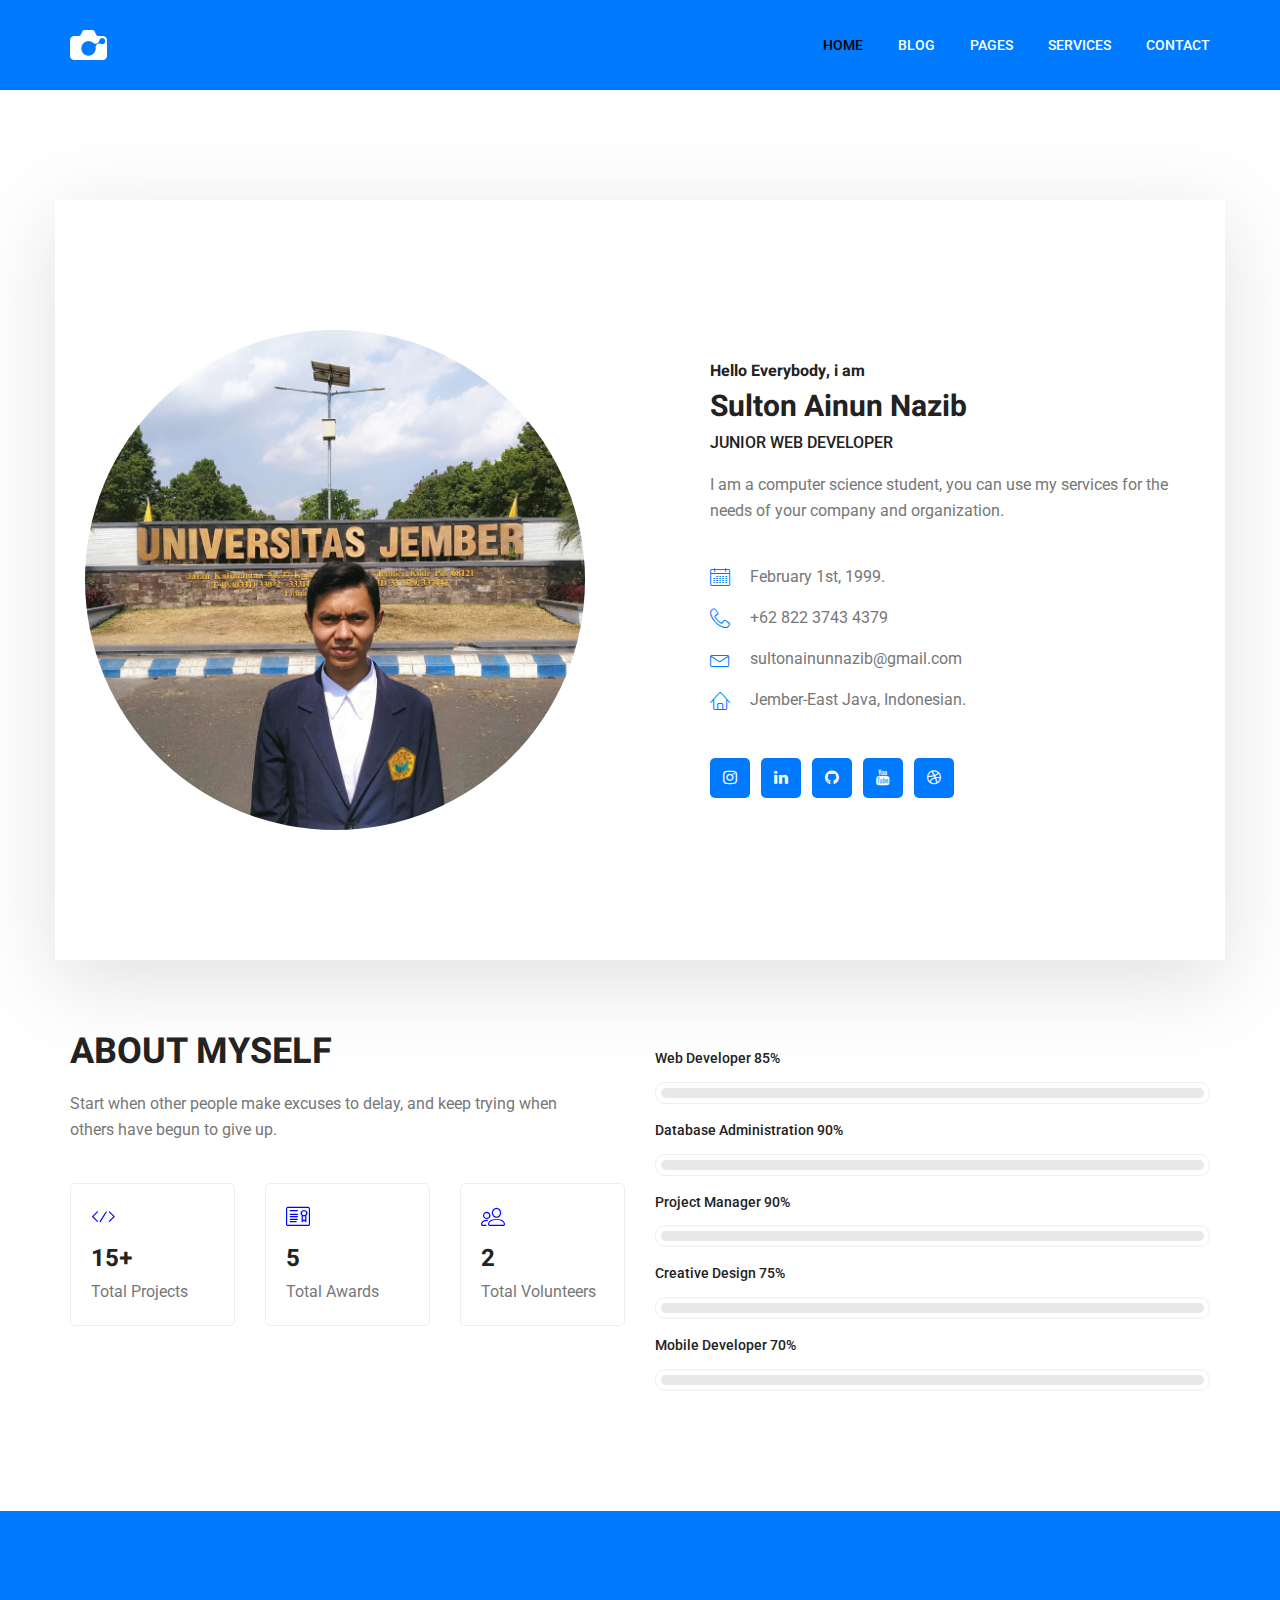
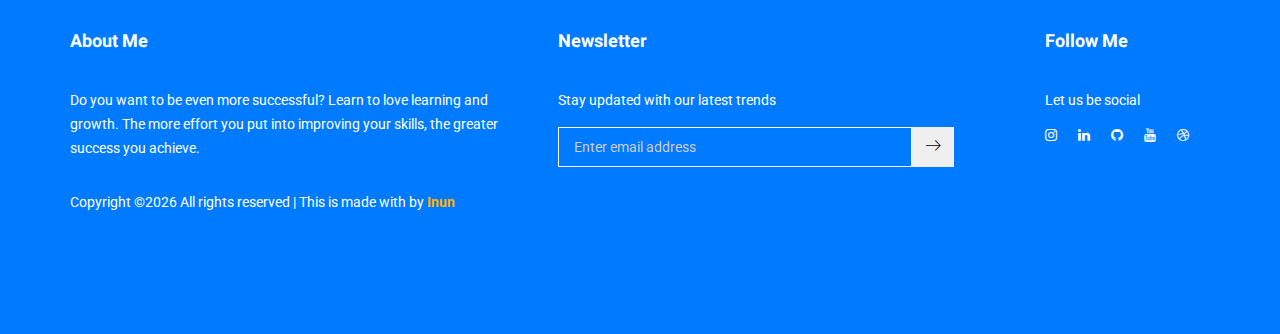
<file: index.html>
<!doctype html>
<html lang="en">
    <head>
        <!-- Required meta tags -->
        <meta charset="utf-8">
        <meta name="viewport" content="width=device-width, initial-scale=1, shrink-to-fit=no">
        <link rel="icon" href="img/favicon.png" type="image/png">
        <title>Sulton Ainun Nazib</title>
        <!-- Bootstrap CSS -->
        <link rel="stylesheet" href="css/bootstrap.css">
        <link rel="stylesheet" href="vendors/linericon/style.css">
        <link rel="stylesheet" href="css/font-awesome.min.css">
        <link rel="stylesheet" href="vendors/owl-carousel/owl.carousel.min.css">
        <link rel="stylesheet" href="vendors/lightbox/simpleLightbox.css">
        <link rel="stylesheet" href="vendors/nice-select/css/nice-select.css">
        <link rel="stylesheet" href="vendors/animate-css/animate.css">
        <link rel="stylesheet" href="vendors/popup/magnific-popup.css">
        <link rel="stylesheet" href="vendors/flaticon/flaticon.css">
        <!-- main css -->
        <link rel="stylesheet" href="css/style.css">
        <link rel="stylesheet" href="css/responsive.css">
    </head>
    <body>

        <!--================Header Menu Area =================-->
        <header class="header_area">
          <div class="main_menu">
          	<nav class="navbar navbar-expand-lg navbar-light bg-primary">
				<div class="container box_1620">
					<!-- Brand and toggle get grouped for better mobile display -->
					<a class="navbar-brand logo_h" href="index.html"><img src="img/logo.png" alt=""></a>
					<button class="navbar-toggler" type="button" data-toggle="collapse" data-target="#navbarSupportedContent" aria-controls="navbarSupportedContent" aria-expanded="false" aria-label="Toggle navigation">
						<span class="icon-bar"></span>
						<span class="icon-bar"></span>
						<span class="icon-bar"></span>
					</button>
					<!-- Collect the nav links, forms, and other content for toggling -->
					<div class="collapse navbar-collapse offset" id="navbarSupportedContent">
						<ul class="nav navbar-nav menu_nav ml-auto">
							<li class="nav-item active"><a class="nav-link" href="index.html">Home</a></li>
							<li class="nav-item"><a class="nav-link" href="blog.html">Blog</a></li>
							<li class="nav-item submenu dropdown">
							  <a href="#" class="nav-link dropdown-toggle" data-toggle="dropdown" role="button" aria-haspopup="true" aria-expanded="false">Pages</a>
							  <ul class="dropdown-menu">
								<li class="nav-item"><a class="nav-link" href="quotes.html">Quotes</a></li>
								<li class="nav-item"><a class="nav-link" href="portfolio.html">Portfolio</a></li>
							  </ul>
							</li>
							<li class="nav-item"><a class="nav-link" href="services.html">Services</a></li>
							<li class="nav-item"><a class="nav-link" href="contact.html">Contact</a></li>
						</ul>
					</div>
				</div>
          	</nav>
          </div>
        </header>
        <!--================Header Menu Area =================-->


        <!--================Home Banner Area =================-->
        <section class="home_banner_area">
           	<div class="container box_1620">
           		<div class="banner_inner d-flex align-items-center">
      				<div class="banner_content">
      					<div class="media">
							<div class="d-flex">
								<img src="img/inun.jpg" alt="">
							</div>
      						<div class="media-body">
      							<div class="personal_text">
									<h5>Hello Everybody, i am</h5>
									<h2>Sulton Ainun Nazib</h2>
									<h4>Junior Web Developer</h4>
      								<p>I am a computer science student, you can use my services for the needs of your company and organization.</p>
      								<ul class="list basic_info">
										<li><a href="#"><i class="lnr lnr-calendar-full"></i> February 1st, 1999.</a></li>
										<li><a href="https://api.whatsapp.com/send?phone=6282237434379&text=Hello%20Inun"><i class="lnr lnr-phone-handset"></i> +62 822 3743 4379</a></li>
										<li><a href="mailto:sultonainunnazib@gmail.com"><i class="lnr lnr-envelope"></i> sultonainunnazib@gmail.com</a></li>
										<li><a href="#"><i class="lnr lnr-home"></i> Jember-East Java, Indonesian.</a></li>
      								</ul>
      									<ul class="list personal_social">
										<li><a href="http://instagram.com/sultonainunn"><i class="fa fa-instagram"></i></a></li>
										<li><a href="http://linkedin.com/in/sultonainunn"><i class="fa fa-linkedin"></i></a></li>
										<li><a href="http://github.com/inun7"><i class="fa fa-github"></i></a></li>
										<li><a href="https://m.youtube.com/channel/UC_A3f3vv1ztx1qwbDjv85cA"><i class="fa fa-youtube"></i></a></li>
										<li><a href="http://dribbble.com/sultonainunn"><i class="fa fa-dribbble"></i></a></li>
      								</ul>
      							</div>
      						</div>
      					</div>
      				</div>
				</div>
            </div>
        </section>
        <!--================End Home Banner Area =================-->


        <!--================Welcome Area =================-->
        <section class="welcome_area p_120">
        	<div class="container">
        		<div class="row welcome_inner">
        			<div class="col-lg-6">
        				<div class="welcome_text">
        					<h4>About Myself</h4>
        					<p>
							Start when other people make excuses to delay, 
							and keep trying when others have begun to give up.
							</p>
        					<div class="row">
        						<div class="col-md-4">
        							<div class="wel_item">
        								<i class="lnr lnr-code"></i>
        								<h4>15+</h4>
        								<p>Total Projects</p>
        							</div>
        						</div>
        						<div class="col-md-4">
        							<div class="wel_item">
        								<i class="lnr lnr-license"></i>
        								<h4>5</h4>
        								<p>Total Awards</p>
        							</div>
        						</div>
        						<div class="col-md-4">
        							<div class="wel_item">
        								<i class="lnr lnr-users"></i>
        								<h4>2</h4>
        								<p>Total Volunteers</p>
        							</div>
        						</div>
        					</div>
        				</div>
        			</div>
        			<div class="col-lg-6">
        				<div class="tools_expert">
        					<div class="skill_main">
								<div class="skill_item">
									<h4>Web Developer <span class="counter">85</span>%</h4>
									<div class="progress_br">
										<div class="progress">
											<div class="progress-bar" role="progressbar" aria-valuenow="85" aria-valuemin="0" aria-valuemax="100"></div>
										</div>
									</div>
								</div>
								<div class="skill_item">
									<h4>Database Administration <span class="counter">90</span>%</h4>
									<div class="progress_br">
										<div class="progress">
											<div class="progress-bar" role="progressbar" aria-valuenow="90" aria-valuemin="0" aria-valuemax="100"></div>
										</div>
									</div>
								</div>
								<div class="skill_item">
									<h4>Project Manager <span class="counter">90</span>%</h4>
									<div class="progress_br">
										<div class="progress">
											<div class="progress-bar" role="progressbar" aria-valuenow="90" aria-valuemin="0" aria-valuemax="100"></div>
										</div>
									</div>
								</div>
								<div class="skill_item">
									<h4>Creative Design <span class="counter">75</span>%</h4>
									<div class="progress_br">
										<div class="progress">
											<div class="progress-bar" role="progressbar" aria-valuenow="75" aria-valuemin="0" aria-valuemax="100"></div>
										</div>
									</div>
								</div>
								<div class="skill_item">
									<h4>Mobile Developer <span class="counter">70</span>%</h4>
									<div class="progress_br">
										<div class="progress">
											<div class="progress-bar" role="progressbar" aria-valuenow="70" aria-valuemin="0" aria-valuemax="100"></div>
										</div>
									</div>
								</div>
							</div>
        				</div>
        			</div>
        		</div>
        	</div>
        </section>
        <!--================End Welcome Area =================-->


        <!--================Footer Area =================-->
        <footer class="footer_area bg-primary p_120">
        	<div class="container">
        		<div class="row footer_inner">
        			<div class="col-lg-5 col-sm-6">
        				<aside class="f_widget ab_widget">
        					<div class="f_title">
        						<h3>About Me</h3>
        					</div>
        					<p>	Do you want to be even more successful? Learn to love learning and growth.
								The more effort you put into improving your skills, the greater success you achieve.
							</p>
        					<p>
								<!-- Link back to Colorlib can't be removed. Template is licensed under CC BY 3.0. -->
								Copyright &copy;<script>document.write(new Date().getFullYear());</script>
								All rights reserved | This is made with by <a href="#" target="_blank"><b>Inun</b></a>
								<!-- Link back to Colorlib can't be removed. Template is licensed under CC BY 3.0. -->
							</p>
        				</aside>
        			</div>
        			<div class="col-lg-5 col-sm-6">
        				<aside class="f_widget news_widget">
        					<div class="f_title">
        						<h3>Newsletter</h3>
        					</div>
        					<p>Stay updated with our latest trends</p>
        					<div id="mc_embed_signup">
							  <form target="_blank" action="https://spondonit.us12.list-manage.com/subscribe/post?u=1462626880ade1ac87bd9c93a&amp;id=92a4423d01" method="get" class="subscribe_form relative">
								<div class="input-group d-flex flex-row">
									<input name="EMAIL" placeholder="Enter email address" onfocus="this.placeholder = ''" onblur="this.placeholder = 'Email Address '" required="" type="email">
									<button class="btn sub-btn"><span class="lnr lnr-arrow-right"></span></button>
								</div>
								<div class="mt-10 info"></div>
							  </form>
							</div>
        				</aside>
        			</div>
        			<div class="col-lg-2">
        				<aside class="f_widget social_widget">
        					<div class="f_title">
        						<h3>Follow Me</h3>
        					</div>
        					<p>Let us be social</p>
        					<ul class="list">
								<li><a href="http://instagram.com/sultonainunn"><i class="fa fa-instagram"></i></a></li>
								<li><a href="http://linkedin.com/in/sultonainunn"><i class="fa fa-linkedin"></i></a></li>
								<li><a href="http://github.com/inun7"><i class="fa fa-github"></i></a></li>
								<li><a href="https://m.youtube.com/channel/UC_A3f3vv1ztx1qwbDjv85cA"><i class="fa fa-youtube"></i></a></li>
								<li><a href="http://dribbble.com/sultonainunn"><i class="fa fa-dribbble"></i></a></li>
        					</ul>
        				</aside>
        			</div>
        		</div>
        	</div>
        </footer>
        <!--================End Footer Area =================-->

        <!-- Optional JavaScript -->
        <!-- jQuery first, then Popper.js, then Bootstrap JS -->
        <script src="js/jquery-3.3.1.min.js"></script>
        <script src="js/popper.js"></script>
        <script src="js/bootstrap.min.js"></script>
        <script src="js/stellar.js"></script>
        <script src="vendors/lightbox/simpleLightbox.min.js"></script>
        <script src="vendors/nice-select/js/jquery.nice-select.min.js"></script>
        <script src="vendors/isotope/imagesloaded.pkgd.min.js"></script>
        <script src="vendors/isotope/isotope.pkgd.min.js"></script>
        <script src="vendors/owl-carousel/owl.carousel.min.js"></script>
        <script src="vendors/popup/jquery.magnific-popup.min.js"></script>
        <script src="js/jquery.ajaxchimp.min.js"></script>
        <script src="vendors/counter-up/jquery.waypoints.min.js"></script>
        <script src="vendors/counter-up/jquery.counterup.min.js"></script>
        <script src="js/mail-script.js"></script>
        <script src="js/theme.js"></script>
    </body>
</html>
</file>
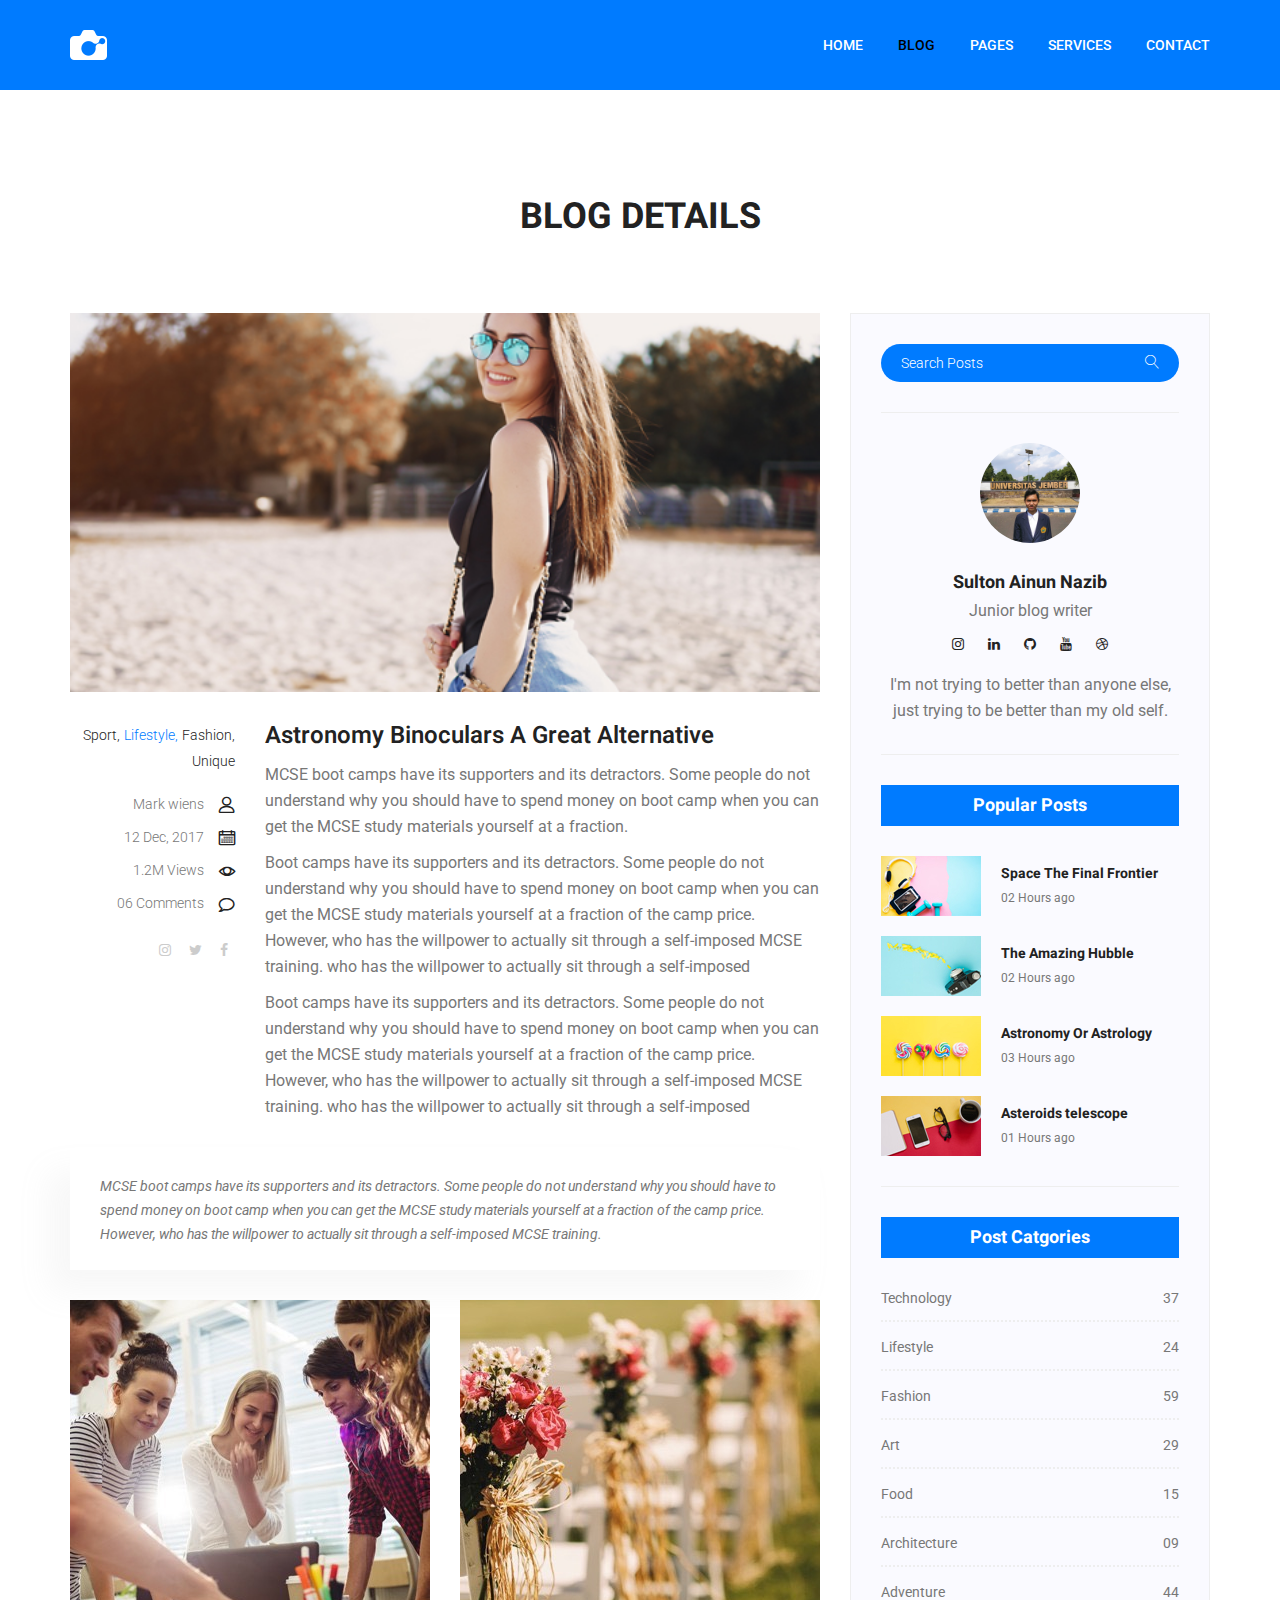
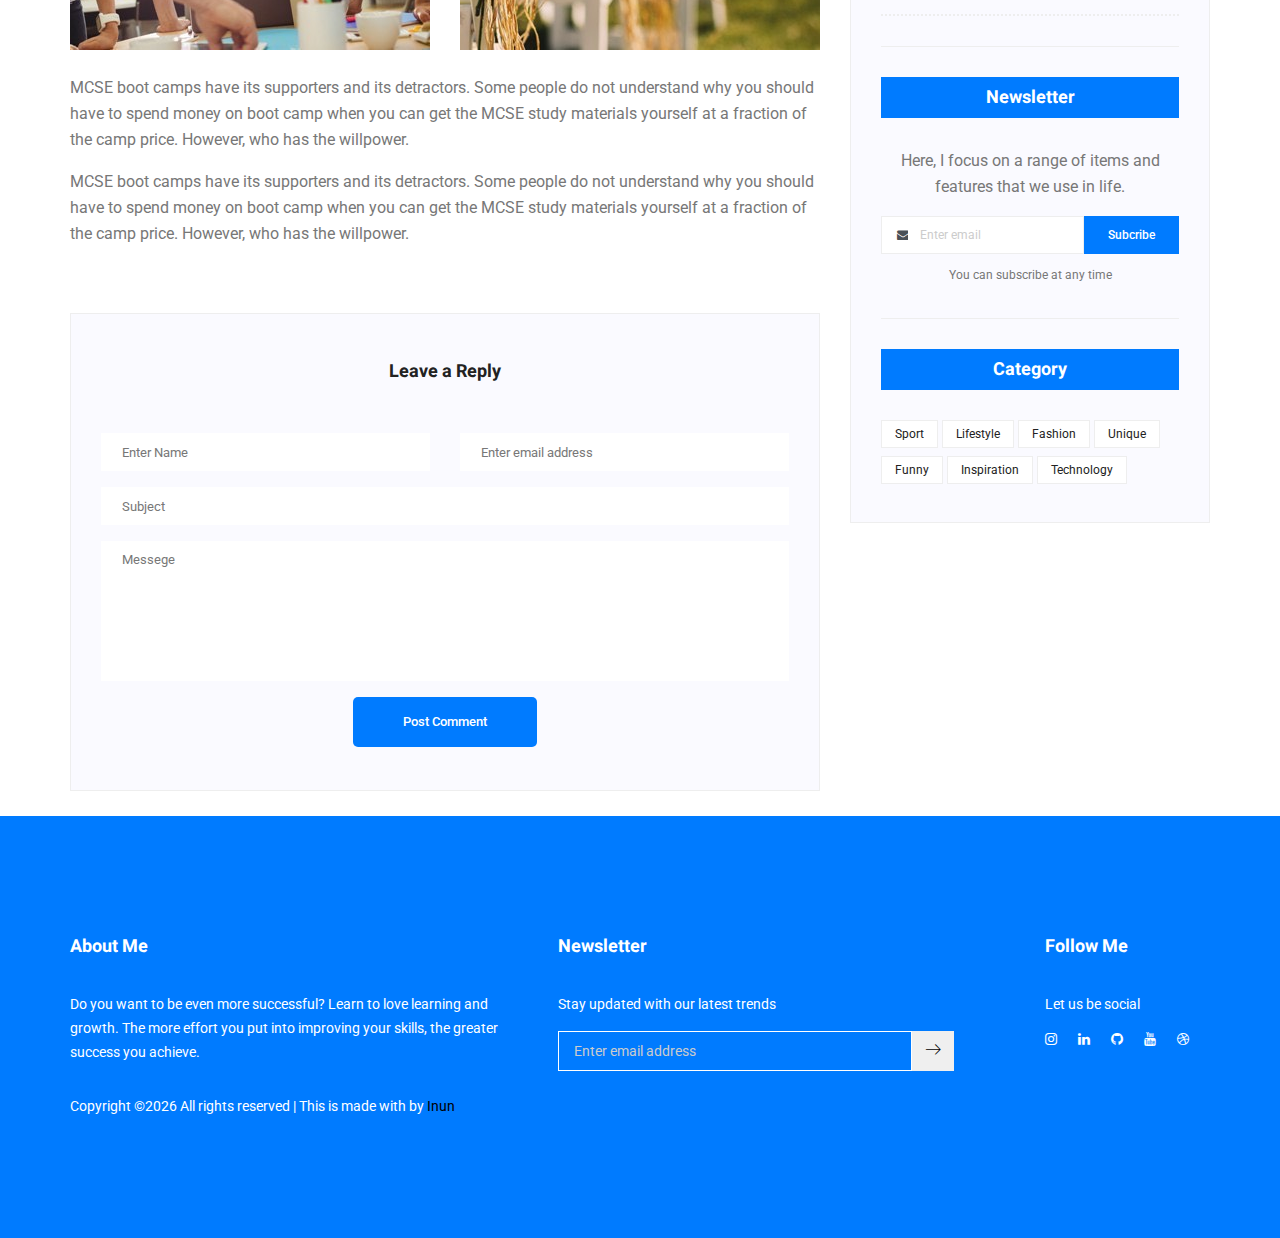
<file: blog-details.html>
<!doctype html>
<html lang="en">
    <head>
        <!-- Required meta tags -->
        <meta charset="utf-8">
        <meta name="viewport" content="width=device-width, initial-scale=1, shrink-to-fit=no">
        <link rel="icon" href="img/favicon.png" type="image/png">
        <title>Sulton Ainun Nazib</title>
        <!-- Bootstrap CSS -->
        <link rel="stylesheet" href="css/bootstrap.css">
        <link rel="stylesheet" href="vendors/linericon/style.css">
        <link rel="stylesheet" href="css/font-awesome.min.css">
        <link rel="stylesheet" href="vendors/owl-carousel/owl.carousel.min.css">
        <link rel="stylesheet" href="vendors/lightbox/simpleLightbox.css">
        <link rel="stylesheet" href="vendors/nice-select/css/nice-select.css">
        <link rel="stylesheet" href="vendors/animate-css/animate.css">
        <link rel="stylesheet" href="vendors/popup/magnific-popup.css">
        <!-- main css -->
        <link rel="stylesheet" href="css/style.css">
        <link rel="stylesheet" href="css/responsive.css">
    </head>
    <body>

      <!--================Header Menu Area =================-->
      <header class="header_area">
        <div class="main_menu">
          <nav class="navbar navbar-expand-lg navbar-light bg-primary">
            <div class="container box_1620">
              <!-- Brand and toggle get grouped for better mobile display -->
              <a class="navbar-brand logo_h" href="index.html"><img src="img/logo.png" alt=""></a>
              <button class="navbar-toggler" type="button" data-toggle="collapse" data-target="#navbarSupportedContent" aria-controls="navbarSupportedContent" aria-expanded="false" aria-label="Toggle navigation">
                <span class="icon-bar"></span>
                <span class="icon-bar"></span>
                <span class="icon-bar"></span>
              </button>
              <!-- Collect the nav links, forms, and other content for toggling -->
              <div class="collapse navbar-collapse offset" id="navbarSupportedContent">
                <ul class="nav navbar-nav menu_nav ml-auto">
                  <li class="nav-item"><a class="nav-link" href="index.html">Home</a></li>
                  <li class="nav-item active"><a class="nav-link" href="blog.html">Blog</a></li>
                  <li class="nav-item submenu dropdown">
                    <a href="#" class="nav-link dropdown-toggle" data-toggle="dropdown" role="button" aria-haspopup="true" aria-expanded="false">Pages</a>
                    <ul class="dropdown-menu">
                      <li class="nav-item"><a class="nav-link" href="quotes.html">Quotes</a></li>
                      <li class="nav-item"><a class="nav-link" href="portfolio.html">Portfolio</a></li>
                    </ul>
                  </li>
                  <li class="nav-item"><a class="nav-link" href="services.html">Services</a></li>
                  <li class="nav-item"><a class="nav-link" href="contact.html">Contact</a></li>
                </ul>
              </div>
            </div>
          </nav>
        </div>
      </header>
      <!--================Header Menu Area =================-->


        <!--================Home Banner Area =================-->
        <section class="banner_area">
            <div class="box_1620">
              <section class="blog_area single-post-area p_25">
                  <div class="container">
                    <div class="main_title">
                      <h2>Blog Details</h2>
                    </div>
                      <div class="row">
                          <div class="col-lg-8 posts-list">
                              <div class="single-post row">
                                  <div class="col-lg-12">
                                      <div class="feature-img">
                                        <img class="img-fluid" style="width: 750px;" src="img/blog/main-blog/m-blog-1.jpg" alt="">
                                      </div>
                                  </div>
                                  <div class="col-lg-3  col-md-3">
                                      <div class="blog_info text-right">
                                          <div class="post_tag">
                                              <a href="#">Sport,</a>
                                              <a class="active" href="#">Lifestyle,</a>
                                              <a href="#">Fashion,</a>
                                              <a href="#">Unique</a>
                                          </div>
                                          <ul class="blog_meta list">
                                              <li><a href="#">Mark wiens<i class="lnr lnr-user"></i></a></li>
                                              <li><a href="#">12 Dec, 2017<i class="lnr lnr-calendar-full"></i></a></li>
                                              <li><a href="#">1.2M Views<i class="lnr lnr-eye"></i></a></li>
                                              <li><a href="#">06 Comments<i class="lnr lnr-bubble"></i></a></li>
                                          </ul>
                                          <ul class="social-links">
                                              <li><a href="#"><i class="fa fa-instagram"></i></a></li>
                                              <li><a href="#"><i class="fa fa-twitter"></i></a></li>
                                              <li><a href="#"><i class="fa fa-facebook"></i></a></li>
                                          </ul>
                                      </div>
                                  </div>
                                  <div class="col-lg-9 col-md-9 blog_details">
                                      <h2>Astronomy Binoculars A Great Alternative</h2>
                                      <p class="excert">
                                          MCSE boot camps have its supporters and its detractors. Some people do not understand why you should have to spend money on boot camp when you can get the MCSE study materials yourself at a fraction.
                                      </p>
                                      <p>
                                          Boot camps have its supporters and its detractors. Some people do not understand why you should have to spend money on boot camp when you can get the MCSE study materials yourself at a fraction of the camp price. However, who has the willpower to actually sit through a self-imposed MCSE training. who has the willpower to actually sit through a self-imposed
                                      </p>
                                      <p>
                                          Boot camps have its supporters and its detractors. Some people do not understand why you should have to spend money on boot camp when you can get the MCSE study materials yourself at a fraction of the camp price. However, who has the willpower to actually sit through a self-imposed MCSE training. who has the willpower to actually sit through a self-imposed
                                      </p>
                                  </div>
                                  <div class="col-lg-12">
                                      <div class="quotes">
                                          MCSE boot camps have its supporters and its detractors. Some people do not understand why you should have to spend money on boot camp when you can get the MCSE study materials yourself at a fraction of the camp price. However, who has the willpower to actually sit through a self-imposed MCSE training.
                                      </div>
                                      <div class="row">
                                          <div class="col-6">
                                              <img class="img-fluid" src="img/blog/content-blog/content-1.jpg" alt="">
                                          </div>
                                          <div class="col-6">
                                              <img class="img-fluid" src="img/blog/content-blog/content-2.jpg" alt="">
                                          </div>
                                          <div class="col-lg-12 mt-25">
                                              <p>
                                                  MCSE boot camps have its supporters and its detractors. Some people do not understand why you should have to spend money on boot camp when you can get the MCSE study materials yourself at a fraction of the camp price. However, who has the willpower.
                                              </p>
                                              <p>
                                                  MCSE boot camps have its supporters and its detractors. Some people do not understand why you should have to spend money on boot camp when you can get the MCSE study materials yourself at a fraction of the camp price. However, who has the willpower.
                                              </p>
                                          </div>
                                      </div>
                                  </div>
                              </div>
                              <div class="comment-form">
                                  <h4>Leave a Reply</h4>
                                  <form>
                                      <div class="form-group form-inline">
                                        <div class="form-group col-lg-6 col-md-6 name">
                                          <input type="text" class="form-control" id="name" placeholder="Enter Name" onfocus="this.placeholder = ''" onblur="this.placeholder = 'Enter Name'">
                                        </div>
                                        <div class="form-group col-lg-6 col-md-6 email">
                                          <input type="email" class="form-control" id="email" placeholder="Enter email address" onfocus="this.placeholder = ''" onblur="this.placeholder = 'Enter email address'">
                                        </div>
                                      </div>
                                      <div class="form-group">
                                          <input type="text" class="form-control" id="subject" placeholder="Subject" onfocus="this.placeholder = ''" onblur="this.placeholder = 'Subject'">
                                      </div>
                                      <div class="form-group">
                                          <textarea class="form-control mb-10" rows="5" name="message" placeholder="Messege" onfocus="this.placeholder = ''" onblur="this.placeholder = 'Messege'" required=""></textarea>
                                      </div>
                                      <a href="#" class="primary-btn submit_btn">Post Comment</a>
                                  </form>
                              </div>
                          </div>
                          <div class="col-lg-4">
                              <div class="blog_right_sidebar">
                                  <aside class="single_sidebar_widget search_widget">
                                      <div class="input-group">
                                          <input type="text" class="form-control" placeholder="Search Posts">
                                          <span class="input-group-btn">
                                              <button class="btn btn-default" type="button"><i class="lnr lnr-magnifier"></i></button>
                                          </span>
                                      </div><!-- /input-group -->
                                      <div class="br"></div>
                                  </aside>
                                  <aside class="single_sidebar_widget author_widget">
                                      <img style="width: 100px;" class="author_img rounded-circle" src="img/inun.jpg" alt="">
                                      <h4>Sulton Ainun Nazib</h4>
                                      <p>Junior blog writer</p>
                                      <div class="social_icon">
                                        <a href="http://instagram.com/sultonainunn"><i class="fa fa-instagram"></i></a>
										<a href="http://linkedin.com/in/sultonainunn"><i class="fa fa-linkedin"></i></a>
										<a href="http://github.com/inun7"><i class="fa fa-github"></i></a>
										<a href="https://m.youtube.com/channel/UC_A3f3vv1ztx1qwbDjv85cA"><i class="fa fa-youtube"></i></a>
										<a href="http://dribbble.com/sultonainunn"><i class="fa fa-dribbble"></i></a>
                                      </div>
                                      <p>
                                        I'm not trying to better than anyone else,
                                        just trying to be better than my old self.
                                      </p>
                                      <div class="br"></div>
                                  </aside>
                                  <aside class="single_sidebar_widget popular_post_widget">
                                      <h3 class="widget_title">Popular Posts</h3>
                                      <div class="media post_item">
                                          <img src="img/blog/popular-post/post1.jpg" alt="post">
                                          <div class="media-body">
                                              <a href="blog-details.html"><h3>Space The Final Frontier</h3></a>
                                              <p>02 Hours ago</p>
                                          </div>
                                      </div>
                                      <div class="media post_item">
                                          <img src="img/blog/popular-post/post2.jpg" alt="post">
                                          <div class="media-body">
                                              <a href="blog-details.html"><h3>The Amazing Hubble</h3></a>
                                              <p>02 Hours ago</p>
                                          </div>
                                      </div>
                                      <div class="media post_item">
                                          <img src="img/blog/popular-post/post3.jpg" alt="post">
                                          <div class="media-body">
                                              <a href="blog-details.html"><h3>Astronomy Or Astrology</h3></a>
                                              <p>03 Hours ago</p>
                                          </div>
                                      </div>
                                      <div class="media post_item">
                                          <img src="img/blog/popular-post/post4.jpg" alt="post">
                                          <div class="media-body">
                                              <a href="blog-details.html"><h3>Asteroids telescope</h3></a>
                                              <p>01 Hours ago</p>
                                          </div>
                                      </div>
                                      <div class="br"></div>
                                  </aside>
                                  <aside class="single_sidebar_widget post_category_widget">
                                      <h4 class="widget_title">Post Catgories</h4>
                                      <ul class="list cat-list">
                                          <li>
                                              <a href="#" class="d-flex justify-content-between">
                                                  <p>Technology</p>
                                                  <p>37</p>
                                              </a>
                                          </li>
                                          <li>
                                              <a href="#" class="d-flex justify-content-between">
                                                  <p>Lifestyle</p>
                                                  <p>24</p>
                                              </a>
                                          </li>
                                          <li>
                                              <a href="#" class="d-flex justify-content-between">
                                                  <p>Fashion</p>
                                                  <p>59</p>
                                              </a>
                                          </li>
                                          <li>
                                              <a href="#" class="d-flex justify-content-between">
                                                  <p>Art</p>
                                                  <p>29</p>
                                              </a>
                                          </li>
                                          <li>
                                              <a href="#" class="d-flex justify-content-between">
                                                  <p>Food</p>
                                                  <p>15</p>
                                              </a>
                                          </li>
                                          <li>
                                              <a href="#" class="d-flex justify-content-between">
                                                  <p>Architecture</p>
                                                  <p>09</p>
                                              </a>
                                          </li>
                                          <li>
                                              <a href="#" class="d-flex justify-content-between">
                                                  <p>Adventure</p>
                                                  <p>44</p>
                                              </a>
                                          </li>
                                      </ul>
                                      <div class="br"></div>
                                  </aside>
                                  <aside class="single-sidebar-widget newsletter_widget">
                                      <h4 class="widget_title">Newsletter</h4>
                                      <p>
                                        Here, I focus on a range of items and features that we use in life.
                                      </p>
                                      <div class="form-group d-flex flex-row">
                                          <div class="input-group">
                                              <div class="input-group-prepend">
                                                  <div class="input-group-text"><i class="fa fa-envelope" aria-hidden="true"></i></div>
                                              </div>
                                              <input type="text" class="form-control" id="inlineFormInputGroup" placeholder="Enter email" onfocus="this.placeholder = ''" onblur="this.placeholder = 'Enter email'">
                                          </div>
                                          <a href="#" class="bbtns">Subcribe</a>
                                      </div>
                                      <p class="text-bottom">You can subscribe at any time</p>
                                      <div class="br"></div>
                                  </aside>
                                  <aside class="single-sidebar-widget tag_cloud_widget">
                                      <h4 class="widget_title">Category</h4>
                                      <ul class="list">
                                        <li><a href="#">Sport</a></li>
                                        <li><a href="#">Lifestyle</a></li>
                                        <li><a href="#">Fashion</a></li>
                                        <li><a href="#">Unique</a></li>
                                        <li><a href="#">Funny</a></li>
                                        <li><a href="#">Inspiration</a></li>
                                        <li><a href="#">Technology</a></li>
                                      </ul>
                                  </aside>
                              </div>
                          </div>
                      </div>
                  </div>
              </section>
            </div>
        </section>
        <!--================End Home Banner Area =================-->


        <!--================Footer Area =================-->
        <footer class="footer_area bg-primary p_120">
        	<div class="container">
        		<div class="row footer_inner">
        			<div class="col-lg-5 col-sm-6">
        				<aside class="f_widget ab_widget">
        					<div class="f_title">
        						<h3>About Me</h3>
        					</div>
        					<p>	
								Do you want to be even more successful? Learn to love learning and growth.
								The more effort you put into improving your skills, the greater success you achieve.
							</p>
        					<p>
								<!-- Link back to Colorlib can't be removed. Template is licensed under CC BY 3.0. -->
								Copyright &copy;<script>document.write(new Date().getFullYear());</script>
								All rights reserved | This is made with by <a href="#" target="_blank">Inun</a>
								<!-- Link back to Colorlib can't be removed. Template is licensed under CC BY 3.0. -->
							 </p>
        				</aside>
        			</div>
        			<div class="col-lg-5 col-sm-6">
        				<aside class="f_widget news_widget">
        					<div class="f_title">
        						<h3>Newsletter</h3>
        					</div>
        					<p>Stay updated with our latest trends</p>
        					<div id="mc_embed_signup">
                      <form target="_blank" action="https://spondonit.us12.list-manage.com/subscribe/post?u=1462626880ade1ac87bd9c93a&amp;id=92a4423d01" method="get" class="subscribe_form relative">
                      	<div class="input-group d-flex flex-row">
                              <input name="EMAIL" placeholder="Enter email address" onfocus="this.placeholder = ''" onblur="this.placeholder = 'Email Address '" required="" type="email">
                              <button class="btn sub-btn"><span class="lnr lnr-arrow-right"></span></button>
                          </div>
                          <div class="mt-10 info"></div>
                      </form>
                  </div>
        				</aside>
        			</div>
        			<div class="col-lg-2">
        				<aside class="f_widget social_widget">
        					<div class="f_title">
        						<h3>Follow Me</h3>
        					</div>
        					<p>Let us be social</p>
        					<ul class="list">
								<li><a href="http://instagram.com/sultonainunn"><i class="fa fa-instagram"></i></a></li>
								<li><a href="http://linkedin.com/in/sultonainunn"><i class="fa fa-linkedin"></i></a></li>
								<li><a href="http://github.com/inun7"><i class="fa fa-github"></i></a></li>
								<li><a href="https://m.youtube.com/channel/UC_A3f3vv1ztx1qwbDjv85cA"><i class="fa fa-youtube"></i></a></li>
								<li><a href="http://dribbble.com/sultonainunn"><i class="fa fa-dribbble"></i></a></li>
        					</ul>
        				</aside>
        			</div>
        		</div>
        	</div>
        </footer>
        <!--================End Footer Area =================-->


        <!-- Optional JavaScript -->
        <!-- jQuery first, then Popper.js, then Bootstrap JS -->
        <script src="js/jquery-3.3.1.min.js"></script>
        <script src="js/popper.js"></script>
        <script src="js/bootstrap.min.js"></script>
        <script src="js/stellar.js"></script>
        <script src="vendors/lightbox/simpleLightbox.min.js"></script>
        <script src="vendors/nice-select/js/jquery.nice-select.min.js"></script>
        <script src="vendors/isotope/imagesloaded.pkgd.min.js"></script>
        <script src="vendors/isotope/isotope.pkgd.min.js"></script>
        <script src="vendors/owl-carousel/owl.carousel.min.js"></script>
        <script src="vendors/popup/jquery.magnific-popup.min.js"></script>
        <script src="js/jquery.ajaxchimp.min.js"></script>
        <script src="vendors/counter-up/jquery.waypoints.min.js"></script>
        <script src="vendors/counter-up/jquery.counterup.min.js"></script>
        <script src="js/mail-script.js"></script>
        <script src="js/theme.js"></script>
    </body>
</html>
</file>
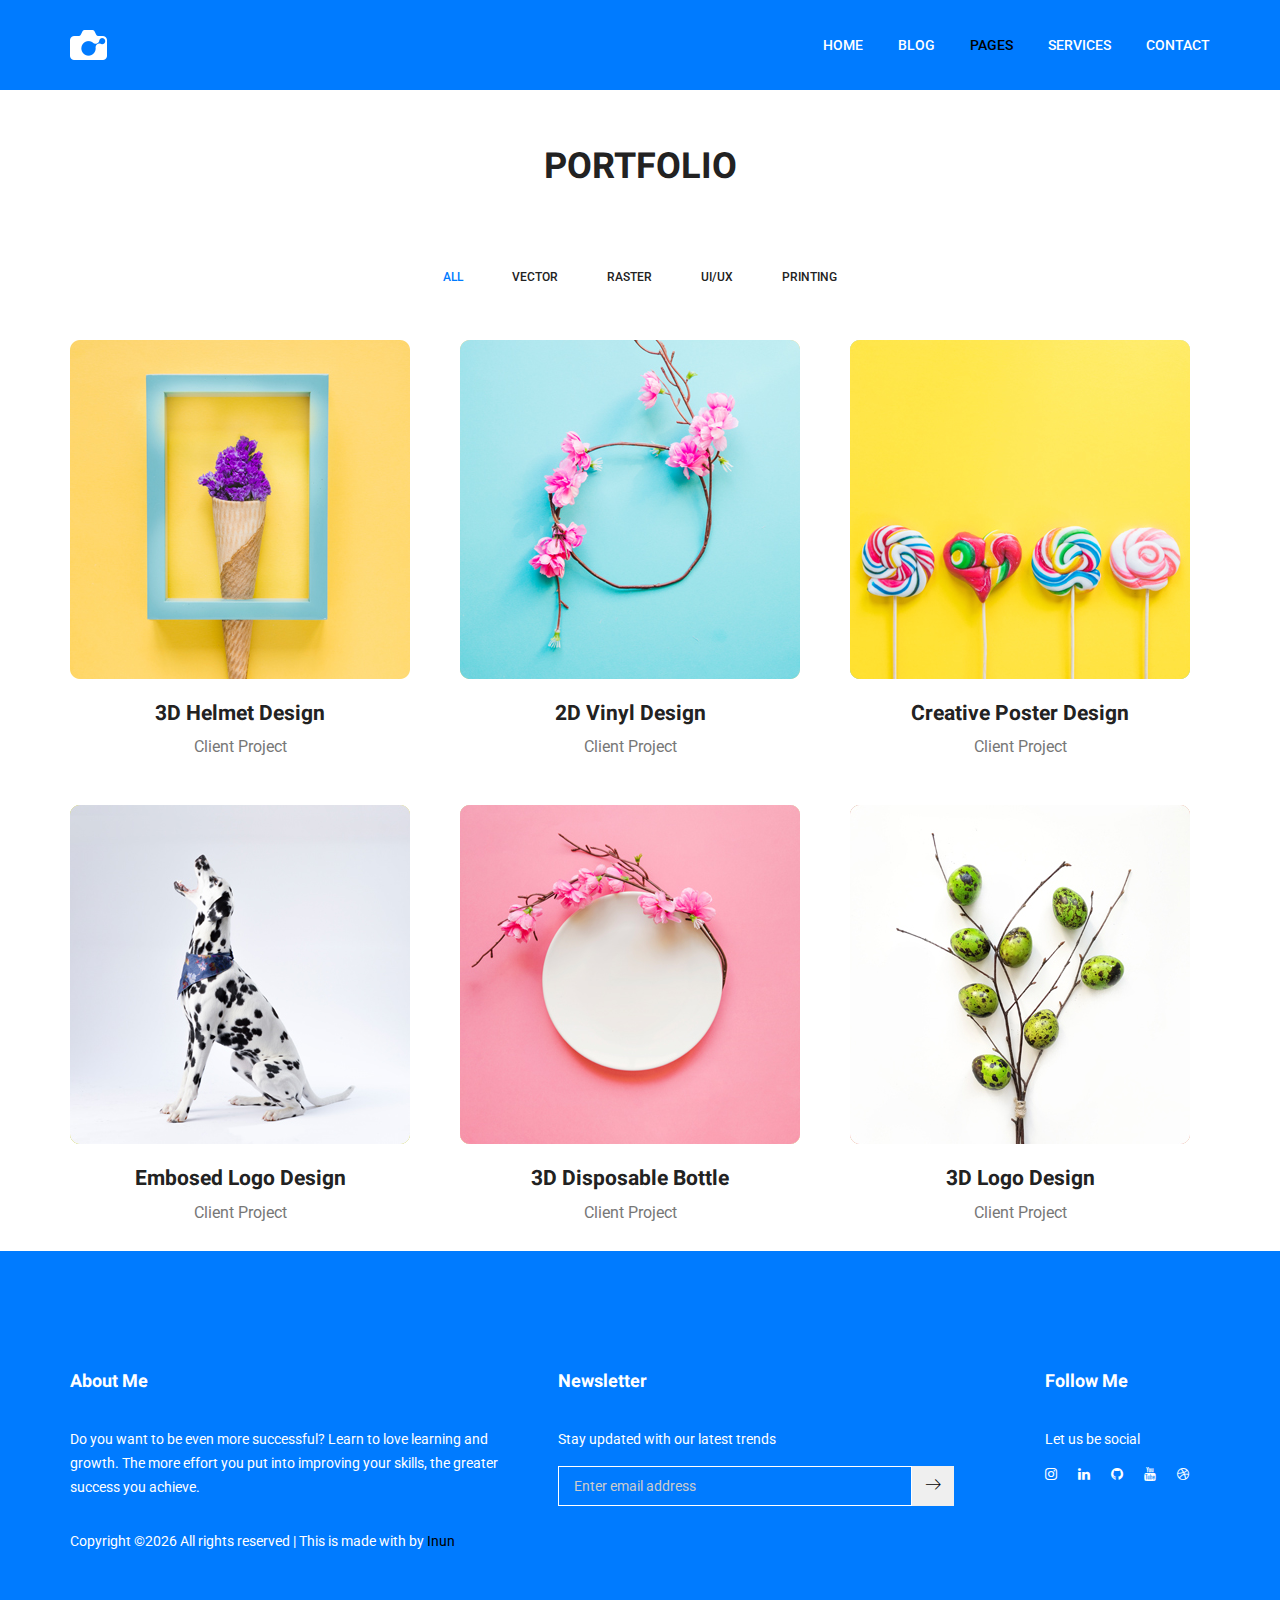
<file: portfolio.html>
<!doctype html>
<html lang="en">
    <head>
        <!-- Required meta tags -->
        <meta charset="utf-8">
        <meta name="viewport" content="width=device-width, initial-scale=1, shrink-to-fit=no">
        <link rel="icon" href="img/favicon.png" type="image/png">
        <title>Sulton Ainun Nazib</title>
        <!-- Bootstrap CSS -->
        <link rel="stylesheet" href="css/bootstrap.css">
        <link rel="stylesheet" href="vendors/linericon/style.css">
        <link rel="stylesheet" href="css/font-awesome.min.css">
        <link rel="stylesheet" href="vendors/owl-carousel/owl.carousel.min.css">
        <link rel="stylesheet" href="vendors/lightbox/simpleLightbox.css">
        <link rel="stylesheet" href="vendors/nice-select/css/nice-select.css">
        <link rel="stylesheet" href="vendors/animate-css/animate.css">
        <link rel="stylesheet" href="vendors/popup/magnific-popup.css">
        <link rel="stylesheet" href="vendors/flaticon/flaticon.css">
        <!-- main css -->
        <link rel="stylesheet" href="css/style.css">
        <link rel="stylesheet" href="css/responsive.css">
    </head>
    <body>

      <!--================Header Menu Area =================-->
      <header class="header_area">
        <div class="main_menu">
          <nav class="navbar navbar-expand-lg navbar-light bg-primary">
            <div class="container box_1620">
              <!-- Brand and toggle get grouped for better mobile display -->
              <a class="navbar-brand logo_h" href="index.html"><img src="img/logo.png" alt=""></a>
              <button class="navbar-toggler" type="button" data-toggle="collapse" data-target="#navbarSupportedContent" aria-controls="navbarSupportedContent" aria-expanded="false" aria-label="Toggle navigation">
                <span class="icon-bar"></span>
                <span class="icon-bar"></span>
                <span class="icon-bar"></span>
              </button>
              <!-- Collect the nav links, forms, and other content for toggling -->
              <div class="collapse navbar-collapse offset" id="navbarSupportedContent">
                <ul class="nav navbar-nav menu_nav ml-auto">
                  <li class="nav-item"><a class="nav-link" href="index.html">Home</a></li>
                  <li class="nav-item"><a class="nav-link" href="blog.html">Blog</a></li>
                  <li class="nav-item active submenu dropdown">
                    <a href="#" class="nav-link dropdown-toggle" data-toggle="dropdown" role="button" aria-haspopup="true" aria-expanded="false">Pages</a>
                    <ul class="dropdown-menu">
                      <li class="nav-item"><a class="nav-link" href="quotes.html">Quotes</a></li>
                      <li class="nav-item active"><a class="nav-link" href="portfolio.html">Portfolio</a></li>
                    </ul>
                  </li>
                  <li class="nav-item"><a class="nav-link" href="services.html">Services</a></li>
                  <li class="nav-item"><a class="nav-link" href="contact.html">Contact</a></li>
                </ul>
              </div>
            </div>
          </nav>
        </div>
      </header>
      <!--================Header Menu Area =================-->


        <!--================Home Banner Area =================-->
        <section class="banner_area">
          <div class="box_1620">
            <section class="home_gallery_area p_25">
              <div class="container">
                <div class="main_title">
                  <h2>Portfolio</h2>
                </div>
                <div class="isotope_fillter">
                  <ul class="gallery_filter list">
                <li class="active" data-filter="*"><a href="#">All</a></li>
                <li data-filter=".brand"><a href="#">Vector</a></li>
                <li data-filter=".manipul"><a href="#">Raster</a></li>
                <li data-filter=".creative"><a href="#">UI/UX</a></li>
                <li data-filter=".design"><a href="#">Printing</a></li>
              </ul>
                </div>
              </div>
              <div class="container">
                <div class="gallery_f_inner row imageGallery1">
                  <div class="col-lg-4 col-md-4 col-sm-6 brand manipul design print">
                    <div class="h_gallery_item">
                      <div class="g_img_item">
                        <img class="img-fluid" src="img/portfolio/project-1.jpg" alt="">
                        <a class="light" href="img/portfolio/project-1.jpg"><img src="img/portfolio/icon.png" alt=""></a>
                      </div>
                      <div class="g_item_text">
                        <h4>3D Helmet Design</h4>
                        <p>Client Project</p>
                      </div>
                    </div>
                  </div>
                  <div class="col-lg-4 col-md-4 col-sm-6 brand manipul creative">
                    <div class="h_gallery_item">
                      <div class="g_img_item">
                        <img class="img-fluid" src="img/portfolio/project-2.jpg" alt="">
                        <a class="light" href="img/portfolio/project-2.jpg"><img src="img/portfolio/icon.png" alt=""></a>
                      </div>
                      <div class="g_item_text">
                        <h4>2D Vinyl Design</h4>
                        <p>Client Project</p>
                      </div>
                    </div>
                  </div>
                  <div class="col-lg-4 col-md-4 col-sm-6 manipul creative design print">
                    <div class="h_gallery_item">
                      <div class="g_img_item">
                        <img class="img-fluid" src="img/portfolio/project-3.jpg" alt="">
                        <a class="light" href="img/portfolio/project-3.jpg"><img src="img/portfolio/icon.png" alt=""></a>
                      </div>
                      <div class="g_item_text">
                        <h4>Creative Poster Design</h4>
                        <p>Client Project</p>
                      </div>
                    </div>
                  </div>
                  <div class="col-lg-4 col-md-4 col-sm-6 brand creative print">
                    <div class="h_gallery_item">
                      <div class="g_img_item">
                        <img class="img-fluid" src="img/portfolio/project-4.jpg" alt="">
                        <a class="light" href="img/portfolio/project-4.jpg"><img src="img/portfolio/icon.png" alt=""></a>
                      </div>
                      <div class="g_item_text">
                        <h4>Embosed Logo Design</h4>
                        <p>Client Project</p>
                      </div>
                    </div>
                  </div>
                  <div class="col-lg-4 col-md-4 col-sm-6 brand manipul design">
                    <div class="h_gallery_item">
                      <div class="g_img_item">
                        <img class="img-fluid" src="img/portfolio/project-5.jpg" alt="">
                        <a class="light" href="img/portfolio/project-5.jpg"><img src="img/portfolio/icon.png" alt=""></a>
                      </div>
                      <div class="g_item_text">
                        <h4>3D Disposable Bottle</h4>
                        <p>Client Project</p>
                      </div>
                    </div>
                  </div>
                  <div class="col-lg-4 col-md-4 col-sm-6 brand creative">
                    <div class="h_gallery_item">
                      <div class="g_img_item">
                        <img class="img-fluid" src="img/portfolio/project-6.jpg" alt="">
                        <a class="light" href="img/portfolio/project-6.jpg"><img src="img/portfolio/icon.png" alt=""></a>
                      </div>
                      <div class="g_item_text">
                        <h4>3D Logo Design</h4>
                        <p>Client Project</p>
                      </div>
                    </div>
                  </div>
                </div>
              </div>
            </section>
          </div>
        </section>
        <!--================End Home Banner Area =================-->


        <!--================Footer Area =================-->
        <footer class="footer_area bg-primary p_120">
        	<div class="container">
        		<div class="row footer_inner">
        			<div class="col-lg-5 col-sm-6">
        				<aside class="f_widget ab_widget">
        					<div class="f_title">
        						<h3>About Me</h3>
        					</div>
        					<p>Do you want to be even more successful? Learn to love learning and growth.
                    The more effort you put into improving your skills, the greater success you achieve.
                  </p>
        					<p>
                    <!-- Link back to Colorlib can't be removed. Template is licensed under CC BY 3.0. -->
                    Copyright &copy;<script>document.write(new Date().getFullYear());</script>
                    All rights reserved | This is made with by <a href="#" target="_blank">Inun</a>
                    <!-- Link back to Colorlib can't be removed. Template is licensed under CC BY 3.0. -->
                  </p>
        				</aside>
        			</div>
        			<div class="col-lg-5 col-sm-6">
        				<aside class="f_widget news_widget">
        					<div class="f_title">
        						<h3>Newsletter</h3>
        					</div>
        					<p>Stay updated with our latest trends</p>
        					<div id="mc_embed_signup">
                      <form target="_blank" action="https://spondonit.us12.list-manage.com/subscribe/post?u=1462626880ade1ac87bd9c93a&amp;id=92a4423d01" method="get" class="subscribe_form relative">
                      	<div class="input-group d-flex flex-row">
                              <input name="EMAIL" placeholder="Enter email address" onfocus="this.placeholder = ''" onblur="this.placeholder = 'Email Address '" required="" type="email">
                              <button class="btn sub-btn"><span class="lnr lnr-arrow-right"></span></button>
                          </div>
                          <div class="mt-10 info"></div>
                      </form>
                  </div>
        				</aside>
        			</div>
        			<div class="col-lg-2">
        				<aside class="f_widget social_widget">
        					<div class="f_title">
        						<h3>Follow Me</h3>
        					</div>
        					<p>Let us be social</p>
        					<ul class="list">
								<li><a href="http://instagram.com/sultonainunn"><i class="fa fa-instagram"></i></a></li>
								<li><a href="http://linkedin.com/in/sultonainunn"><i class="fa fa-linkedin"></i></a></li>
								<li><a href="http://github.com/inun7"><i class="fa fa-github"></i></a></li>
								<li><a href="https://m.youtube.com/channel/UC_A3f3vv1ztx1qwbDjv85cA"><i class="fa fa-youtube"></i></a></li>
								<li><a href="http://dribbble.com/sultonainunn"><i class="fa fa-dribbble"></i></a></li>
        					</ul>
        				</aside>
        			</div>
        		</div>
        	</div>
        </footer>
        <!--================End Footer Area =================-->


        <!-- Optional JavaScript -->
        <!-- jQuery first, then Popper.js, then Bootstrap JS -->
        <script src="js/jquery-3.3.1.min.js"></script>
        <script src="js/popper.js"></script>
        <script src="js/bootstrap.min.js"></script>
        <script src="js/stellar.js"></script>
        <script src="vendors/lightbox/simpleLightbox.min.js"></script>
        <script src="vendors/nice-select/js/jquery.nice-select.min.js"></script>
        <script src="vendors/isotope/imagesloaded.pkgd.min.js"></script>
        <script src="vendors/isotope/isotope.pkgd.min.js"></script>
        <script src="vendors/owl-carousel/owl.carousel.min.js"></script>
        <script src="vendors/popup/jquery.magnific-popup.min.js"></script>
        <script src="js/jquery.ajaxchimp.min.js"></script>
        <script src="vendors/counter-up/jquery.waypoints.min.js"></script>
        <script src="vendors/counter-up/jquery.counterup.min.js"></script>
        <script src="js/mail-script.js"></script>
        <script src="js/theme.js"></script>
    </body>
</html>
</file>
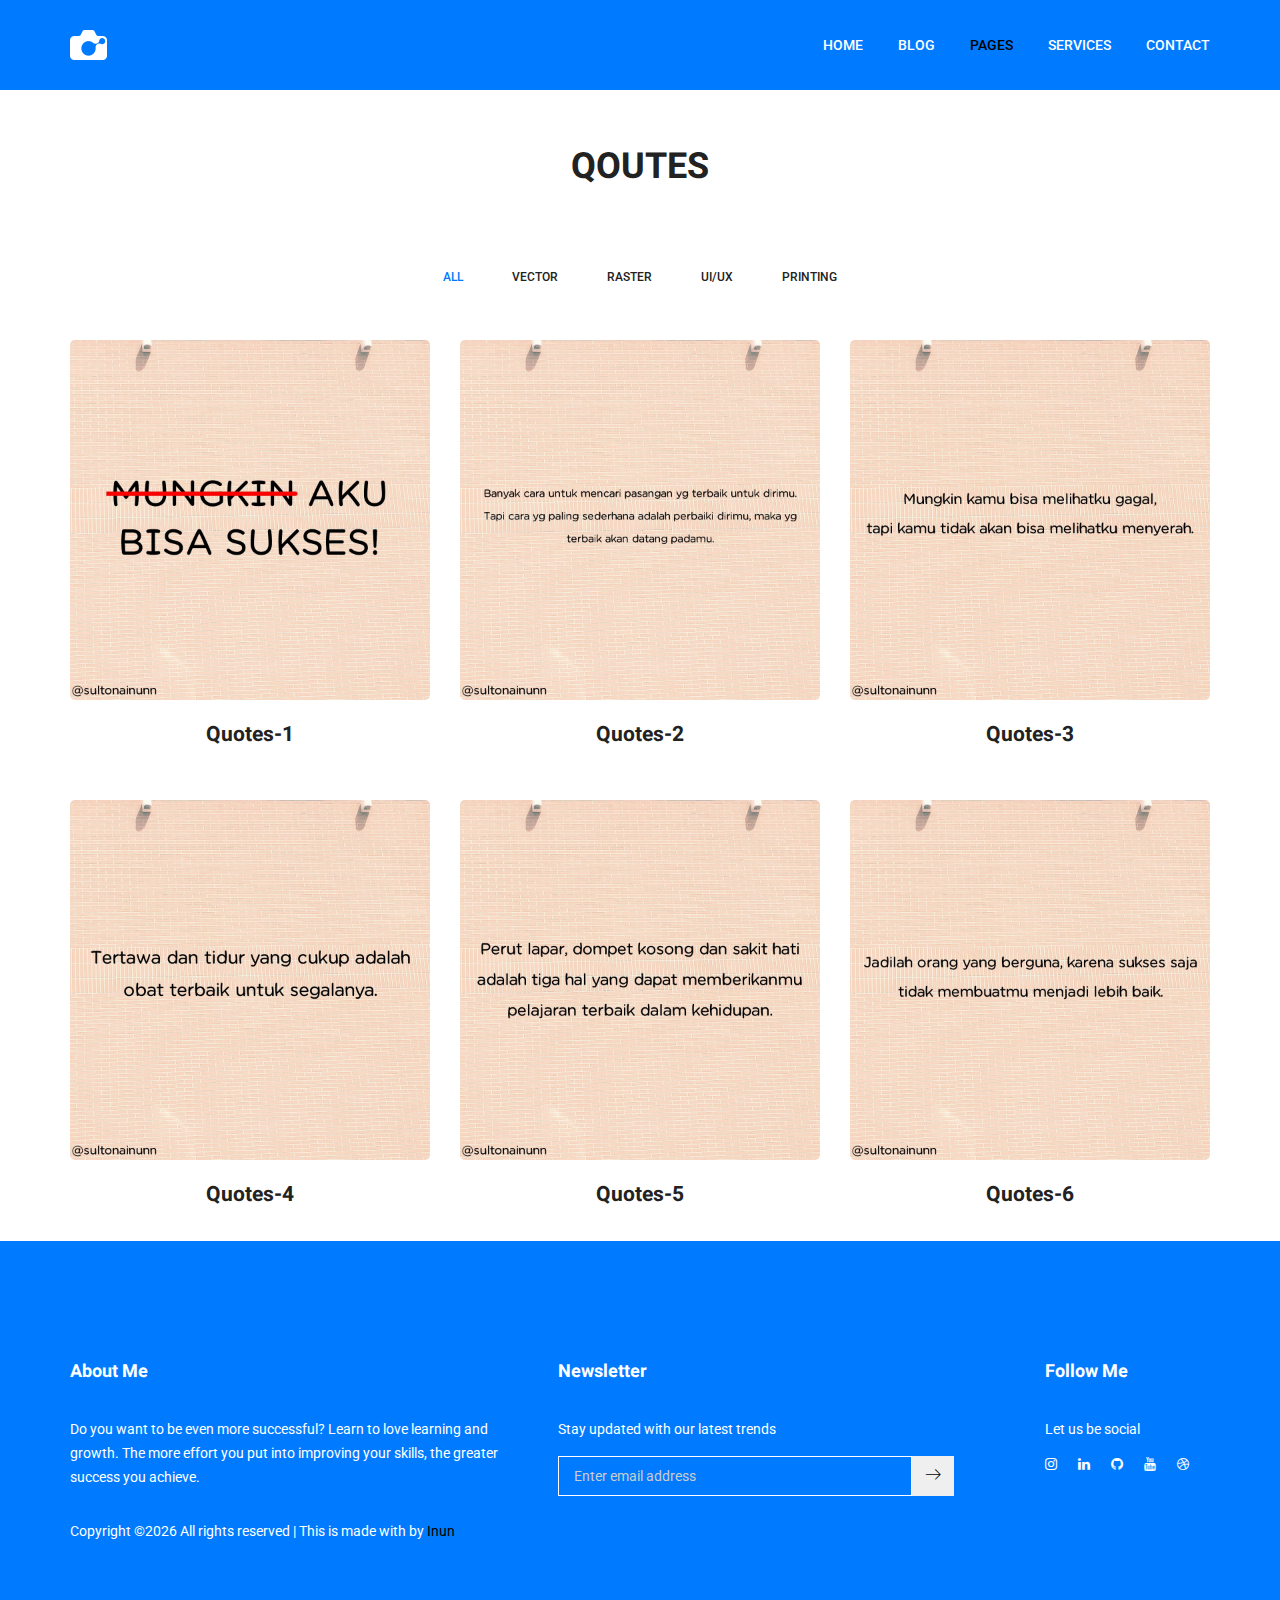
<file: quotes.html>
<!doctype html>
<html lang="en">
    <head>
        <!-- Required meta tags -->
        <meta charset="utf-8">
        <meta name="viewport" content="width=device-width, initial-scale=1, shrink-to-fit=no">
        <link rel="icon" href="img/favicon.png" type="image/png">
        <title>Sulton Ainun Nazib</title>
        <!-- Bootstrap CSS -->
        <link rel="stylesheet" href="css/bootstrap.css">
        <link rel="stylesheet" href="vendors/linericon/style.css">
        <link rel="stylesheet" href="css/font-awesome.min.css">
        <link rel="stylesheet" href="vendors/owl-carousel/owl.carousel.min.css">
        <link rel="stylesheet" href="vendors/lightbox/simpleLightbox.css">
        <link rel="stylesheet" href="vendors/nice-select/css/nice-select.css">
        <link rel="stylesheet" href="vendors/animate-css/animate.css">
        <link rel="stylesheet" href="vendors/popup/magnific-popup.css">
        <!-- main css -->
        <link rel="stylesheet" href="css/style.css">
        <link rel="stylesheet" href="css/responsive.css">
    </head>
    <body>

      <!--================Header Menu Area =================-->
      <header class="header_area">
        <div class="main_menu">
          <nav class="navbar navbar-expand-lg navbar-light bg-primary">
            <div class="container box_1620">
              <!-- Brand and toggle get grouped for better mobile display -->
              <a class="navbar-brand logo_h" href="index.html"><img src="img/logo.png" alt=""></a>
              <button class="navbar-toggler" type="button" data-toggle="collapse" data-target="#navbarSupportedContent" aria-controls="navbarSupportedContent" aria-expanded="false" aria-label="Toggle navigation">
                <span class="icon-bar"></span>
                <span class="icon-bar"></span>
                <span class="icon-bar"></span>
              </button>
              <!-- Collect the nav links, forms, and other content for toggling -->
              <div class="collapse navbar-collapse offset" id="navbarSupportedContent">
                <ul class="nav navbar-nav menu_nav ml-auto">
                  <li class="nav-item"><a class="nav-link" href="index.html">Home</a></li>
                  <li class="nav-item"><a class="nav-link" href="blog.html">Blog</a></li>
                  <li class="nav-item active submenu dropdown">
                    <a href="#" class="nav-link dropdown-toggle" data-toggle="dropdown" role="button" aria-haspopup="true" aria-expanded="false">Pages</a>
                    <ul class="dropdown-menu">
                      <li class="nav-item active"><a class="nav-link" href="quotes.html">Quotes</a></li>
                      <li class="nav-item"><a class="nav-link" href="portfolio.html">Portfolio</a></li>
                    </ul>
                  </li>
                  <li class="nav-item"><a class="nav-link" href="services.html">Services</a></li>
                  <li class="nav-item"><a class="nav-link" href="contact.html">Contact</a></li>
                </ul>
              </div>
            </div>
          </nav>
        </div>
      </header>
      <!--================Header Menu Area =================-->


        <!--================Home Banner Area =================-->
        <section class="banner_area">
            <div class="box_1620">
              <section class="home_gallery_area p_25">
                <div class="container">
                  <div class="main_title">
                    <h2>Qoutes</h2>
                  </div>
                  <div class="isotope_fillter">
                    <ul class="gallery_filter list">
                      <li class="active" data-filter="*"><a href="#">All</a></li>
                      <li data-filter=".brand"><a href="#">Vector</a></li>
                      <li data-filter=".manipul"><a href="#">Raster</a></li>
                      <li data-filter=".creative"><a href="#">UI/UX</a></li>
                      <li data-filter=".design"><a href="#">Printing</a></li>
                    </ul>
                  </div>
                </div>
                <div class="container">
                  <div class="gallery_f_inner row imageGallery1">
                    <div class="col-lg-4 col-md-4 col-sm-6 brand manipul design print">
                      <div class="h_gallery_item">
                        <div class="g_img_item">
                          <img class="img-fluid" src="img/quotes/quotes-1.jpg" alt="">
                          <a class="light" href="img/quotes/quotes-1.jpg"><img src="img/quotes/icon.png" alt=""></a>
                        </div>
                        <div class="g_item_text">
                          <h4>Quotes-1</h4>
                        </div>
                      </div>
                    </div>
                    <div class="col-lg-4 col-md-4 col-sm-6 brand manipul creative">
                      <div class="h_gallery_item">
                        <div class="g_img_item">
                          <img class="img-fluid" src="img/quotes/quotes-2.jpg" alt="">
                          <a class="light" href="img/quotes/quotes-2.jpg"><img src="img/quotes/icon.png" alt=""></a>
                        </div>
                        <div class="g_item_text">
                          <h4>Quotes-2</h4>
                        </div>
                      </div>
                    </div>
                    <div class="col-lg-4 col-md-4 col-sm-6 manipul creative design print">
                      <div class="h_gallery_item">
                        <div class="g_img_item">
                          <img class="img-fluid" src="img/quotes/quotes-3.jpg" alt="">
                          <a class="light" href="img/quotes/quotes-3.jpg"><img src="img/quotes/icon.png" alt=""></a>
                        </div>
                        <div class="g_item_text">
                          <h4>Quotes-3</h4>
                        </div>
                      </div>
                    </div>
                    <div class="col-lg-4 col-md-4 col-sm-6 brand creative print">
                      <div class="h_gallery_item">
                        <div class="g_img_item">
                          <img class="img-fluid" src="img/quotes/quotes-4.jpg" alt="">
                          <a class="light" href="img/quotes/quotes-4.jpg"><img src="img/quotes/icon.png" alt=""></a>
                        </div>
                        <div class="g_item_text">
                          <h4>Quotes-4</h4>
                        </div>
                      </div>
                    </div>
                    <div class="col-lg-4 col-md-4 col-sm-6 brand manipul design">
                      <div class="h_gallery_item">
                        <div class="g_img_item">
                          <img class="img-fluid" src="img/quotes/quotes-5.jpg" alt="">
                          <a class="light" href="img/quotes/quotes-5.jpg"><img src="img/quotes/icon.png" alt=""></a>
                        </div>
                        <div class="g_item_text">
                          <h4>Quotes-5</h4>
                        </div>
                      </div>
                    </div>
                    <div class="col-lg-4 col-md-4 col-sm-6 brand creative">
                      <div class="h_gallery_item">
                        <div class="g_img_item">
                          <img class="img-fluid" src="img/quotes/quotes-6.jpg" alt="">
                          <a class="light" href="img/quotes/quotes-6.jpg"><img src="img/quotes/icon.png" alt=""></a>
                        </div>
                        <div class="g_item_text">
                          <h4>Quotes-6</h4>
                        </div>
                      </div>
                    </div>
                  </div>
                </div>
              </section>
            </div>
        </section>
        <!--================End Home Banner Area =================-->


        <!--================Footer Area =================-->
        <footer class="footer_area bg-primary p_120">
        	<div class="container">
        		<div class="row footer_inner">
        			<div class="col-lg-5 col-sm-6">
        				<aside class="f_widget ab_widget">
        					<div class="f_title">
        						<h3>About Me</h3>
        					</div>
        					<p>Do you want to be even more successful? Learn to love learning and growth.
                    The more effort you put into improving your skills, the greater success you achieve.
                  </p>
        					<p>
                    <!-- Link back to Colorlib can't be removed. Template is licensed under CC BY 3.0. -->
                    Copyright &copy;<script>document.write(new Date().getFullYear());</script>
                    All rights reserved | This is made with by <a href="#" target="_blank">Inun</a>
                    <!-- Link back to Colorlib can't be removed. Template is licensed under CC BY 3.0. -->
                  </p>
        				</aside>
        			</div>
        			<div class="col-lg-5 col-sm-6">
        				<aside class="f_widget news_widget">
        					<div class="f_title">
        						<h3>Newsletter</h3>
        					</div>
        					<p>Stay updated with our latest trends</p>
        					<div id="mc_embed_signup">
                      <form target="_blank" action="https://spondonit.us12.list-manage.com/subscribe/post?u=1462626880ade1ac87bd9c93a&amp;id=92a4423d01" method="get" class="subscribe_form relative">
                      	<div class="input-group d-flex flex-row">
                              <input name="EMAIL" placeholder="Enter email address" onfocus="this.placeholder = ''" onblur="this.placeholder = 'Email Address '" required="" type="email">
                              <button class="btn sub-btn"><span class="lnr lnr-arrow-right"></span></button>
                          </div>
                          <div class="mt-10 info"></div>
                      </form>
                  </div>
        				</aside>
        			</div>
        			<div class="col-lg-2">
        				<aside class="f_widget social_widget">
        					<div class="f_title">
        						<h3>Follow Me</h3>
        					</div>
        					<p>Let us be social</p>
        					<ul class="list">
								<li><a href="http://instagram.com/sultonainunn"><i class="fa fa-instagram"></i></a></li>
								<li><a href="http://linkedin.com/in/sultonainunn"><i class="fa fa-linkedin"></i></a></li>
								<li><a href="http://github.com/inun7"><i class="fa fa-github"></i></a></li>
								<li><a href="https://m.youtube.com/channel/UC_A3f3vv1ztx1qwbDjv85cA"><i class="fa fa-youtube"></i></a></li>
								<li><a href="http://dribbble.com/sultonainunn"><i class="fa fa-dribbble"></i></a></li>
        					</ul>
        				</aside>
        			</div>
        		</div>
        	</div>
        </footer>
        <!--================End Footer Area =================-->


        <!-- Optional JavaScript -->
        <!-- jQuery first, then Popper.js, then Bootstrap JS -->
        <script src="js/jquery-3.3.1.min.js"></script>
        <script src="js/popper.js"></script>
        <script src="js/bootstrap.min.js"></script>
        <script src="js/stellar.js"></script>
        <script src="vendors/lightbox/simpleLightbox.min.js"></script>
        <script src="vendors/nice-select/js/jquery.nice-select.min.js"></script>
        <script src="vendors/isotope/imagesloaded.pkgd.min.js"></script>
        <script src="vendors/isotope/isotope.pkgd.min.js"></script>
        <script src="vendors/owl-carousel/owl.carousel.min.js"></script>
        <script src="vendors/popup/jquery.magnific-popup.min.js"></script>
        <script src="js/jquery.ajaxchimp.min.js"></script>
        <script src="vendors/counter-up/jquery.waypoints.min.js"></script>
        <script src="vendors/counter-up/jquery.counterup.min.js"></script>
        <script src="js/mail-script.js"></script>
        <script src="js/theme.js"></script>
    </body>
</html>
</file>
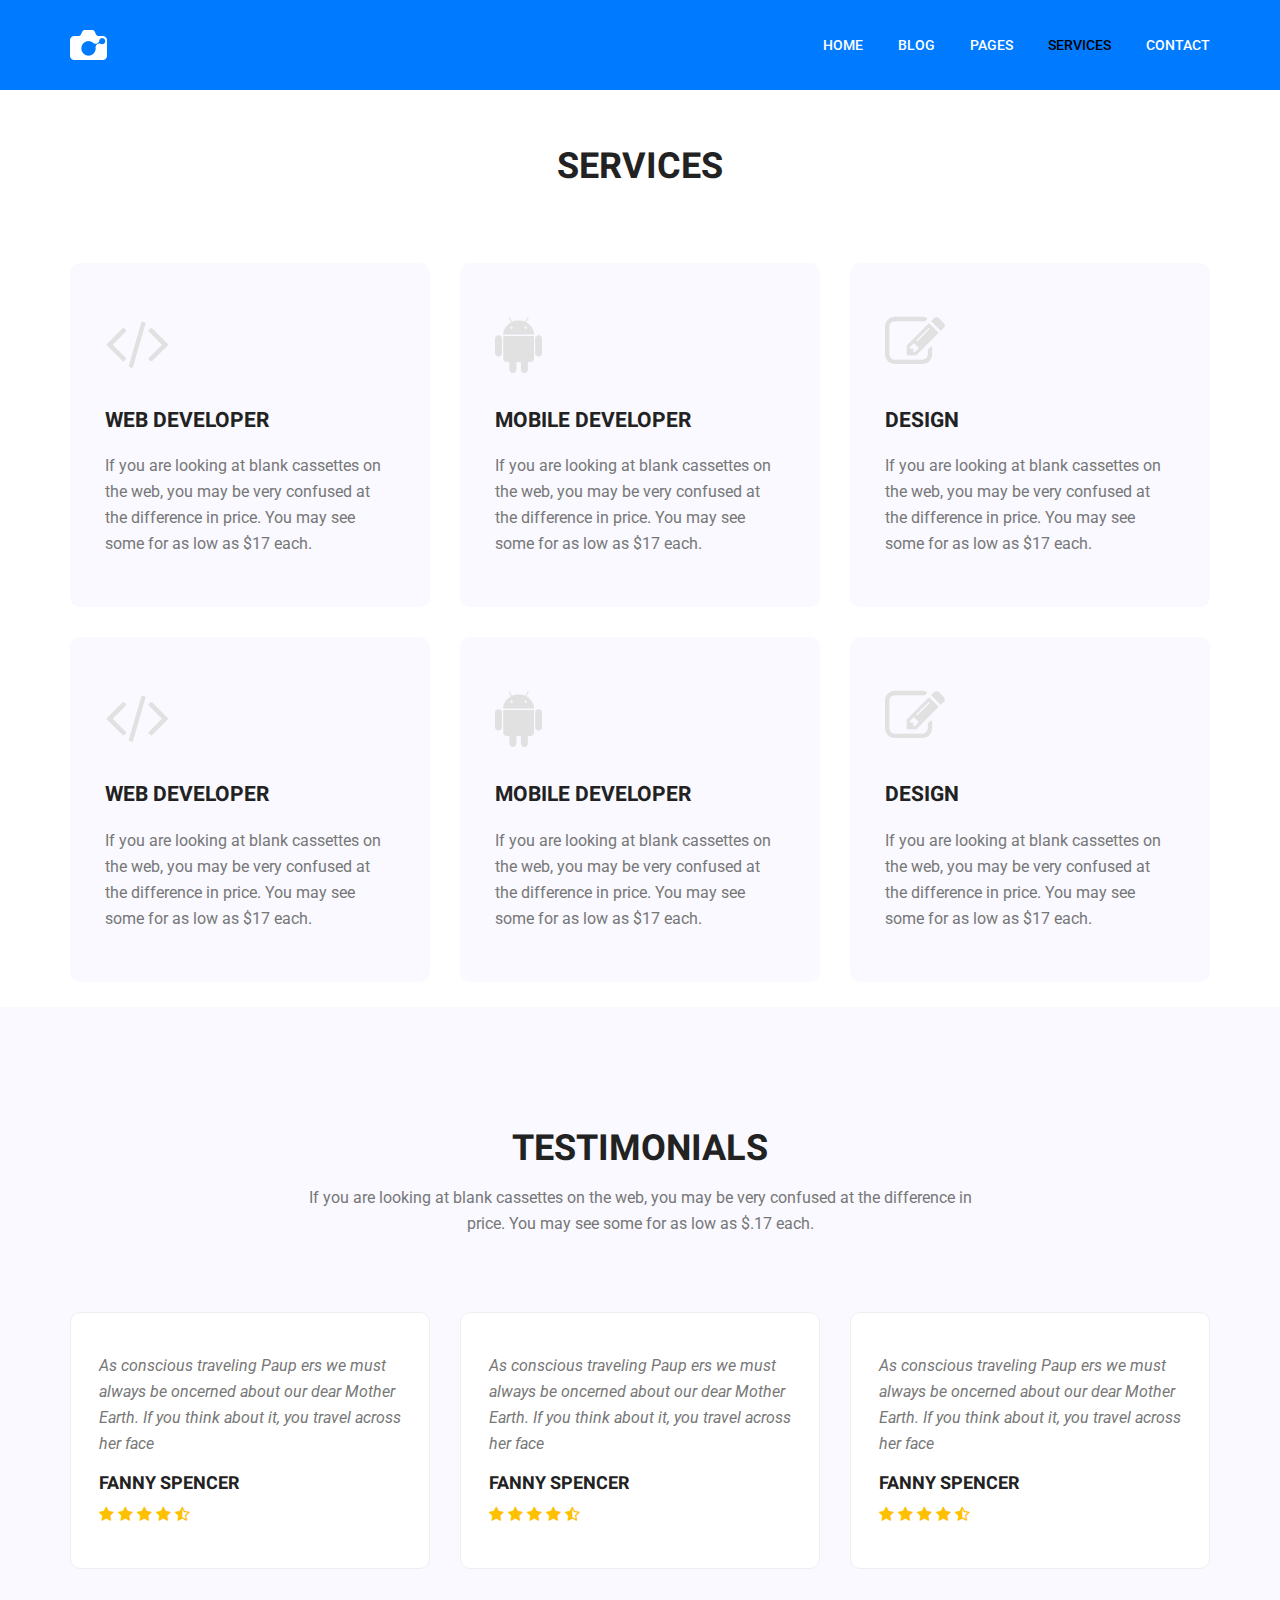
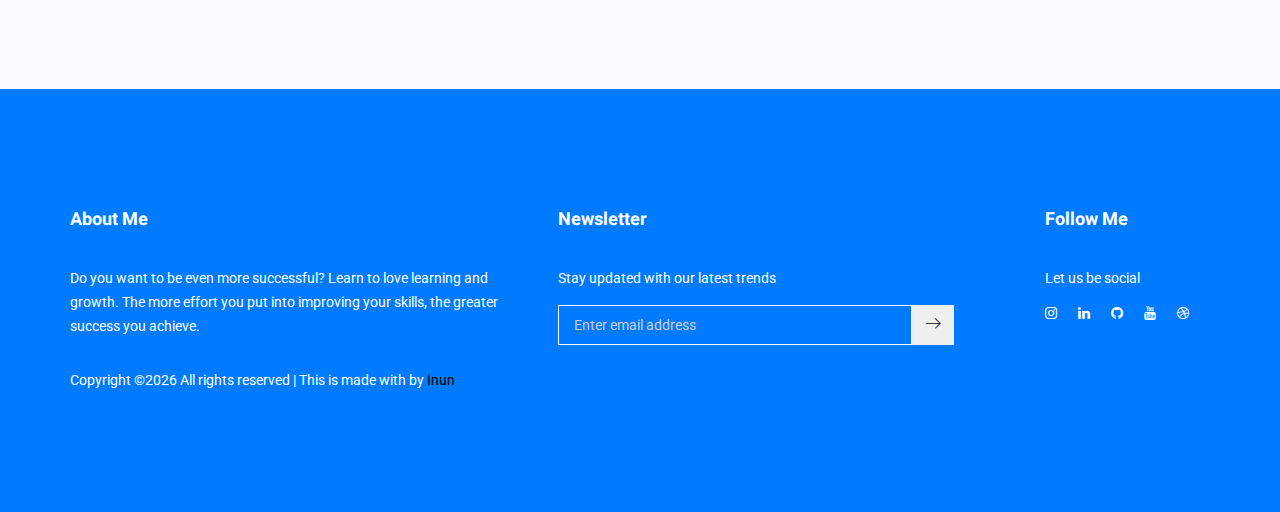
<file: services.html>
<!doctype html>
<html lang="en">
    <head>
        <!-- Required meta tags -->
        <meta charset="utf-8">
        <meta name="viewport" content="width=device-width, initial-scale=1, shrink-to-fit=no">
        <link rel="icon" href="img/favicon.png" type="image/png">
        <title>Sulton Ainun Nazib</title>
        <!-- Bootstrap CSS -->
        <link rel="stylesheet" href="css/bootstrap.css">
        <link rel="stylesheet" href="vendors/linericon/style.css">
        <link rel="stylesheet" href="css/font-awesome.min.css">
        <link rel="stylesheet" href="vendors/owl-carousel/owl.carousel.min.css">
        <link rel="stylesheet" href="vendors/lightbox/simpleLightbox.css">
        <link rel="stylesheet" href="vendors/nice-select/css/nice-select.css">
        <link rel="stylesheet" href="vendors/animate-css/animate.css">
        <link rel="stylesheet" href="vendors/popup/magnific-popup.css">
        <link rel="stylesheet" href="vendors/flaticon/flaticon.css">
        <!-- main css -->
        <link rel="stylesheet" href="css/style.css">
        <link rel="stylesheet" href="css/responsive.css">
    </head>
    <body>

      <!--================Header Menu Area =================-->
      <header class="header_area">
        <div class="main_menu">
          <nav class="navbar navbar-expand-lg navbar-light bg-primary">
            <div class="container box_1620">
              <!-- Brand and toggle get grouped for better mobile display -->
              <a class="navbar-brand logo_h" href="index.html"><img src="img/logo.png" alt=""></a>
              <button class="navbar-toggler" type="button" data-toggle="collapse" data-target="#navbarSupportedContent" aria-controls="navbarSupportedContent" aria-expanded="false" aria-label="Toggle navigation">
                <span class="icon-bar"></span>
                <span class="icon-bar"></span>
                <span class="icon-bar"></span>
              </button>
              <!-- Collect the nav links, forms, and other content for toggling -->
              <div class="collapse navbar-collapse offset" id="navbarSupportedContent">
                <ul class="nav navbar-nav menu_nav ml-auto">
                  <li class="nav-item"><a class="nav-link" href="index.html">Home</a></li>
                  <li class="nav-item"><a class="nav-link" href="blog.html">Blog</a></li>
                  <li class="nav-item submenu dropdown">
                    <a href="#" class="nav-link dropdown-toggle" data-toggle="dropdown" role="button" aria-haspopup="true" aria-expanded="false">Pages</a>
                    <ul class="dropdown-menu">
                      <li class="nav-item"><a class="nav-link" href="quotes.html">Quotes</a></li>
                      <li class="nav-item"><a class="nav-link" href="portfolio.html">Portfolio</a></li>
                    </ul>
                  </li>
                  <li class="nav-item active"><a class="nav-link" href="services.html">Services</a></li>
                  <li class="nav-item"><a class="nav-link" href="contact.html">Contact</a></li>
                </ul>
              </div>
            </div>
          </nav>
        </div>
      </header>
      <!--================Header Menu Area =================-->


        <!--================Home Banner Area =================-->
        <section class="banner_area">
          <div class="box_1620">
            <section class="feature_area white_feature p_25">
              <div class="container">
                <div class="main_title">
                  <h2>Services</h2>
                </div>
                <div class="feature_inner row">
                  <div class="col-lg-4 col-md-6">
                    <div class="feature_item">
                      <i class="fa fa-code"></i>
                      <h4>Web Developer</h4>
                      <p>If you are looking at blank cassettes on the web, you may be very confused at the difference in price. You may see some for as low as $17 each.</p>
                    </div>
                  </div>
                  <div class="col-lg-4 col-md-6">
                    <div class="feature_item">
                      <i class="fa fa-android"></i>
                      <h4>Mobile Developer</h4>
                      <p>If you are looking at blank cassettes on the web, you may be very confused at the difference in price. You may see some for as low as $17 each.</p>
                    </div>
                  </div>
                  <div class="col-lg-4 col-md-6">
                    <div class="feature_item">
                      <i class="fa fa-edit"></i>
                      <h4>Design</h4>
                      <p>If you are looking at blank cassettes on the web, you may be very confused at the difference in price. You may see some for as low as $17 each.</p>
                    </div>
                  </div>
                  <div class="col-lg-4 col-md-6">
                    <div class="feature_item">
                      <i class="fa fa-code"></i>
                      <h4>Web Developer</h4>
                      <p>If you are looking at blank cassettes on the web, you may be very confused at the difference in price. You may see some for as low as $17 each.</p>
                    </div>
                  </div>
                  <div class="col-lg-4 col-md-6">
                    <div class="feature_item">
                      <i class="fa fa-android"></i>
                      <h4>Mobile Developer</h4>
                      <p>If you are looking at blank cassettes on the web, you may be very confused at the difference in price. You may see some for as low as $17 each.</p>
                    </div>
                  </div>
                  <div class="col-lg-4 col-md-6">
                    <div class="feature_item">
                      <i class="fa fa-edit"></i>
                      <h4>Design</h4>
                      <p>If you are looking at blank cassettes on the web, you may be very confused at the difference in price. You may see some for as low as $17 each.</p>
                    </div>
                  </div>
                </div>
              </div>
            </section>
          </div>
        </section>
        <!--================End Home Banner Area =================-->


        <!--================Testimonials Area =================-->
        <section class="testimonials_area p_120">
        	<div class="container">
        		<div class="main_title">
        			<h2>Testimonials</h2>
        			<p>If you are looking at blank cassettes on the web, you may be very confused at the difference in price. You may see some for as low as $.17 each.</p>
        		</div>
        		<div class="testi_inner">
					<div class="testi_slider owl-carousel">
						<div class="item">
							<div class="testi_item">
								<p>As conscious traveling Paup ers we must always be oncerned about our dear Mother Earth. If you think about it, you travel across her face</p>
								<h4>Fanny Spencer</h4>
								<a href="#"><i class="fa fa-star"></i></a>
								<a href="#"><i class="fa fa-star"></i></a>
								<a href="#"><i class="fa fa-star"></i></a>
								<a href="#"><i class="fa fa-star"></i></a>
								<a href="#"><i class="fa fa-star-half-o"></i></a>
							</div>
						</div>
						<div class="item">
							<div class="testi_item">
								<p>As conscious traveling Paup ers we must always be oncerned about our dear Mother Earth. If you think about it, you travel across her face</p>
								<h4>Fanny Spencer</h4>
								<a href="#"><i class="fa fa-star"></i></a>
								<a href="#"><i class="fa fa-star"></i></a>
								<a href="#"><i class="fa fa-star"></i></a>
								<a href="#"><i class="fa fa-star"></i></a>
								<a href="#"><i class="fa fa-star-half-o"></i></a>
							</div>
						</div>
						<div class="item">
							<div class="testi_item">
								<p>As conscious traveling Paup ers we must always be oncerned about our dear Mother Earth. If you think about it, you travel across her face</p>
								<h4>Fanny Spencer</h4>
								<a href="#"><i class="fa fa-star"></i></a>
								<a href="#"><i class="fa fa-star"></i></a>
								<a href="#"><i class="fa fa-star"></i></a>
								<a href="#"><i class="fa fa-star"></i></a>
								<a href="#"><i class="fa fa-star-half-o"></i></a>
							</div>
						</div>
					</div>
        		</div>
        	</div>
        </section>
        <!--================End Testimonials Area =================-->

        <!--================Footer Area =================-->
        <footer class="footer_area bg-primary p_120">
        	<div class="container">
        		<div class="row footer_inner">
        			<div class="col-lg-5 col-sm-6">
        				<aside class="f_widget ab_widget">
        					<div class="f_title">
        						<h3>About Me</h3>
        					</div>
        					<p>Do you want to be even more successful? Learn to love learning and growth.
                    The more effort you put into improving your skills, the greater success you achieve.
                  </p>
        					<p>
                    <!-- Link back to Colorlib can't be removed. Template is licensed under CC BY 3.0. -->
                    Copyright &copy;<script>document.write(new Date().getFullYear());</script>
                    All rights reserved | This is made with by <a href="#" target="_blank">Inun</a>
                    <!-- Link back to Colorlib can't be removed. Template is licensed under CC BY 3.0. -->
                  </p>
        				</aside>
        			</div>
        			<div class="col-lg-5 col-sm-6">
        				<aside class="f_widget news_widget">
        					<div class="f_title">
        						<h3>Newsletter</h3>
        					</div>
        					<p>Stay updated with our latest trends</p>
        					<div id="mc_embed_signup">
							  <form target="_blank" action="https://spondonit.us12.list-manage.com/subscribe/post?u=1462626880ade1ac87bd9c93a&amp;id=92a4423d01" method="get" class="subscribe_form relative">
								<div class="input-group d-flex flex-row">
									<input name="EMAIL" placeholder="Enter email address" onfocus="this.placeholder = ''" onblur="this.placeholder = 'Email Address '" required="" type="email">
									<button class="btn sub-btn"><span class="lnr lnr-arrow-right"></span></button>
								</div>
								<div class="mt-10 info"></div>
							  </form>
							</div>
        				</aside>
        			</div>
        			<div class="col-lg-2">
        				<aside class="f_widget social_widget">
        					<div class="f_title">
        						<h3>Follow Me</h3>
        					</div>
        					<p>Let us be social</p>
        					<ul class="list">
								<li><a href="http://instagram.com/sultonainunn"><i class="fa fa-instagram"></i></a></li>
								<li><a href="http://linkedin.com/in/sultonainunn"><i class="fa fa-linkedin"></i></a></li>
								<li><a href="http://github.com/inun7"><i class="fa fa-github"></i></a></li>
								<li><a href="https://m.youtube.com/channel/UC_A3f3vv1ztx1qwbDjv85cA"><i class="fa fa-youtube"></i></a></li>
								<li><a href="http://dribbble.com/sultonainunn"><i class="fa fa-dribbble"></i></a></li>
        					</ul>
        				</aside>
        			</div>
        		</div>
        	</div>
        </footer>
        <!--================End Footer Area =================-->


        <!-- Optional JavaScript -->
        <!-- jQuery first, then Popper.js, then Bootstrap JS -->
        <script src="js/jquery-3.3.1.min.js"></script>
        <script src="js/popper.js"></script>
        <script src="js/bootstrap.min.js"></script>
        <script src="js/stellar.js"></script>
        <script src="vendors/lightbox/simpleLightbox.min.js"></script>
        <script src="vendors/nice-select/js/jquery.nice-select.min.js"></script>
        <script src="vendors/isotope/imagesloaded.pkgd.min.js"></script>
        <script src="vendors/isotope/isotope.pkgd.min.js"></script>
        <script src="vendors/owl-carousel/owl.carousel.min.js"></script>
        <script src="vendors/popup/jquery.magnific-popup.min.js"></script>
        <script src="js/jquery.ajaxchimp.min.js"></script>
        <script src="vendors/counter-up/jquery.waypoints.min.js"></script>
        <script src="vendors/counter-up/jquery.counterup.min.js"></script>
        <script src="js/mail-script.js"></script>
        <script src="js/theme.js"></script>
    </body>
</html>
</file>
<file: vendors/linericon/style.css>
@font-face {
	font-family: 'Linearicons-Free';
	src:url('fonts/Linearicons-Free.eot?w118d');
	src:url('fonts/Linearicons-Free.eot?#iefixw118d') format('embedded-opentype'),
		url('fonts/Linearicons-Free.woff2?w118d') format('woff2'),
		url('fonts/Linearicons-Free.woff?w118d') format('woff'),
		url('fonts/Linearicons-Free.ttf?w118d') format('truetype'),
		url('fonts/Linearicons-Free.svg?w118d#Linearicons-Free') format('svg');
	font-weight: normal;
	font-style: normal;
}

.lnr {
	font-family: 'Linearicons-Free';
	speak: none;
	font-style: normal;
	font-weight: normal;
	font-variant: normal;
	text-transform: none;
	line-height: 1;

	/* Better Font Rendering =========== */
	-webkit-font-smoothing: antialiased;
	-moz-osx-font-smoothing: grayscale;
}

.lnr-home:before {
	content: "\e800";
}
.lnr-apartment:before {
	content: "\e801";
}
.lnr-pencil:before {
	content: "\e802";
}
.lnr-magic-wand:before {
	content: "\e803";
}
.lnr-drop:before {
	content: "\e804";
}
.lnr-lighter:before {
	content: "\e805";
}
.lnr-poop:before {
	content: "\e806";
}
.lnr-sun:before {
	content: "\e807";
}
.lnr-moon:before {
	content: "\e808";
}
.lnr-cloud:before {
	content: "\e809";
}
.lnr-cloud-upload:before {
	content: "\e80a";
}
.lnr-cloud-download:before {
	content: "\e80b";
}
.lnr-cloud-sync:before {
	content: "\e80c";
}
.lnr-cloud-check:before {
	content: "\e80d";
}
.lnr-database:before {
	content: "\e80e";
}
.lnr-lock:before {
	content: "\e80f";
}
.lnr-cog:before {
	content: "\e810";
}
.lnr-trash:before {
	content: "\e811";
}
.lnr-dice:before {
	content: "\e812";
}
.lnr-heart:before {
	content: "\e813";
}
.lnr-star:before {
	content: "\e814";
}
.lnr-star-half:before {
	content: "\e815";
}
.lnr-star-empty:before {
	content: "\e816";
}
.lnr-flag:before {
	content: "\e817";
}
.lnr-envelope:before {
	content: "\e818";
}
.lnr-paperclip:before {
	content: "\e819";
}
.lnr-inbox:before {
	content: "\e81a";
}
.lnr-eye:before {
	content: "\e81b";
}
.lnr-printer:before {
	content: "\e81c";
}
.lnr-file-empty:before {
	content: "\e81d";
}
.lnr-file-add:before {
	content: "\e81e";
}
.lnr-enter:before {
	content: "\e81f";
}
.lnr-exit:before {
	content: "\e820";
}
.lnr-graduation-hat:before {
	content: "\e821";
}
.lnr-license:before {
	content: "\e822";
}
.lnr-music-note:before {
	content: "\e823";
}
.lnr-film-play:before {
	content: "\e824";
}
.lnr-camera-video:before {
	content: "\e825";
}
.lnr-camera:before {
	content: "\e826";
}
.lnr-picture:before {
	content: "\e827";
}
.lnr-book:before {
	content: "\e828";
}
.lnr-bookmark:before {
	content: "\e829";
}
.lnr-user:before {
	content: "\e82a";
}
.lnr-users:before {
	content: "\e82b";
}
.lnr-shirt:before {
	content: "\e82c";
}
.lnr-store:before {
	content: "\e82d";
}
.lnr-cart:before {
	content: "\e82e";
}
.lnr-tag:before {
	content: "\e82f";
}
.lnr-phone-handset:before {
	content: "\e830";
}
.lnr-phone:before {
	content: "\e831";
}
.lnr-pushpin:before {
	content: "\e832";
}
.lnr-map-marker:before {
	content: "\e833";
}
.lnr-map:before {
	content: "\e834";
}
.lnr-location:before {
	content: "\e835";
}
.lnr-calendar-full:before {
	content: "\e836";
}
.lnr-keyboard:before {
	content: "\e837";
}
.lnr-spell-check:before {
	content: "\e838";
}
.lnr-screen:before {
	content: "\e839";
}
.lnr-smartphone:before {
	content: "\e83a";
}
.lnr-tablet:before {
	content: "\e83b";
}
.lnr-laptop:before {
	content: "\e83c";
}
.lnr-laptop-phone:before {
	content: "\e83d";
}
.lnr-power-switch:before {
	content: "\e83e";
}
.lnr-bubble:before {
	content: "\e83f";
}
.lnr-heart-pulse:before {
	content: "\e840";
}
.lnr-construction:before {
	content: "\e841";
}
.lnr-pie-chart:before {
	content: "\e842";
}
.lnr-chart-bars:before {
	content: "\e843";
}
.lnr-gift:before {
	content: "\e844";
}
.lnr-diamond:before {
	content: "\e845";
}
.lnr-linearicons:before {
	content: "\e846";
}
.lnr-dinner:before {
	content: "\e847";
}
.lnr-coffee-cup:before {
	content: "\e848";
}
.lnr-leaf:before {
	content: "\e849";
}
.lnr-paw:before {
	content: "\e84a";
}
.lnr-rocket:before {
	content: "\e84b";
}
.lnr-briefcase:before {
	content: "\e84c";
}
.lnr-bus:before {
	content: "\e84d";
}
.lnr-car:before {
	content: "\e84e";
}
.lnr-train:before {
	content: "\e84f";
}
.lnr-bicycle:before {
	content: "\e850";
}
.lnr-wheelchair:before {
	content: "\e851";
}
.lnr-select:before {
	content: "\e852";
}
.lnr-earth:before {
	content: "\e853";
}
.lnr-smile:before {
	content: "\e854";
}
.lnr-sad:before {
	content: "\e855";
}
.lnr-neutral:before {
	content: "\e856";
}
.lnr-mustache:before {
	content: "\e857";
}
.lnr-alarm:before {
	content: "\e858";
}
.lnr-bullhorn:before {
	content: "\e859";
}
.lnr-volume-high:before {
	content: "\e85a";
}
.lnr-volume-medium:before {
	content: "\e85b";
}
.lnr-volume-low:before {
	content: "\e85c";
}
.lnr-volume:before {
	content: "\e85d";
}
.lnr-mic:before {
	content: "\e85e";
}
.lnr-hourglass:before {
	content: "\e85f";
}
.lnr-undo:before {
	content: "\e860";
}
.lnr-redo:before {
	content: "\e861";
}
.lnr-sync:before {
	content: "\e862";
}
.lnr-history:before {
	content: "\e863";
}
.lnr-clock:before {
	content: "\e864";
}
.lnr-download:before {
	content: "\e865";
}
.lnr-upload:before {
	content: "\e866";
}
.lnr-enter-down:before {
	content: "\e867";
}
.lnr-exit-up:before {
	content: "\e868";
}
.lnr-bug:before {
	content: "\e869";
}
.lnr-code:before {
	content: "\e86a";
}
.lnr-link:before {
	content: "\e86b";
}
.lnr-unlink:before {
	content: "\e86c";
}
.lnr-thumbs-up:before {
	content: "\e86d";
}
.lnr-thumbs-down:before {
	content: "\e86e";
}
.lnr-magnifier:before {
	content: "\e86f";
}
.lnr-cross:before {
	content: "\e870";
}
.lnr-menu:before {
	content: "\e871";
}
.lnr-list:before {
	content: "\e872";
}
.lnr-chevron-up:before {
	content: "\e873";
}
.lnr-chevron-down:before {
	content: "\e874";
}
.lnr-chevron-left:before {
	content: "\e875";
}
.lnr-chevron-right:before {
	content: "\e876";
}
.lnr-arrow-up:before {
	content: "\e877";
}
.lnr-arrow-down:before {
	content: "\e878";
}
.lnr-arrow-left:before {
	content: "\e879";
}
.lnr-arrow-right:before {
	content: "\e87a";
}
.lnr-move:before {
	content: "\e87b";
}
.lnr-warning:before {
	content: "\e87c";
}
.lnr-question-circle:before {
	content: "\e87d";
}
.lnr-menu-circle:before {
	content: "\e87e";
}
.lnr-checkmark-circle:before {
	content: "\e87f";
}
.lnr-cross-circle:before {
	content: "\e880";
}
.lnr-plus-circle:before {
	content: "\e881";
}
.lnr-circle-minus:before {
	content: "\e882";
}
.lnr-arrow-up-circle:before {
	content: "\e883";
}
.lnr-arrow-down-circle:before {
	content: "\e884";
}
.lnr-arrow-left-circle:before {
	content: "\e885";
}
.lnr-arrow-right-circle:before {
	content: "\e886";
}
.lnr-chevron-up-circle:before {
	content: "\e887";
}
.lnr-chevron-down-circle:before {
	content: "\e888";
}
.lnr-chevron-left-circle:before {
	content: "\e889";
}
.lnr-chevron-right-circle:before {
	content: "\e88a";
}
.lnr-crop:before {
	content: "\e88b";
}
.lnr-frame-expand:before {
	content: "\e88c";
}
.lnr-frame-contract:before {
	content: "\e88d";
}
.lnr-layers:before {
	content: "\e88e";
}
.lnr-funnel:before {
	content: "\e88f";
}
.lnr-text-format:before {
	content: "\e890";
}
.lnr-text-format-remove:before {
	content: "\e891";
}
.lnr-text-size:before {
	content: "\e892";
}
.lnr-bold:before {
	content: "\e893";
}
.lnr-italic:before {
	content: "\e894";
}
.lnr-underline:before {
	content: "\e895";
}
.lnr-strikethrough:before {
	content: "\e896";
}
.lnr-highlight:before {
	content: "\e897";
}
.lnr-text-align-left:before {
	content: "\e898";
}
.lnr-text-align-center:before {
	content: "\e899";
}
.lnr-text-align-right:before {
	content: "\e89a";
}
.lnr-text-align-justify:before {
	content: "\e89b";
}
.lnr-line-spacing:before {
	content: "\e89c";
}
.lnr-indent-increase:before {
	content: "\e89d";
}
.lnr-indent-decrease:before {
	content: "\e89e";
}
.lnr-pilcrow:before {
	content: "\e89f";
}
.lnr-direction-ltr:before {
	content: "\e8a0";
}
.lnr-direction-rtl:before {
	content: "\e8a1";
}
.lnr-page-break:before {
	content: "\e8a2";
}
.lnr-sort-alpha-asc:before {
	content: "\e8a3";
}
.lnr-sort-amount-asc:before {
	content: "\e8a4";
}
.lnr-hand:before {
	content: "\e8a5";
}
.lnr-pointer-up:before {
	content: "\e8a6";
}
.lnr-pointer-right:before {
	content: "\e8a7";
}
.lnr-pointer-down:before {
	content: "\e8a8";
}
.lnr-pointer-left:before {
	content: "\e8a9";
}
</file>
<file: vendors/nice-select/css/nice-select.css>
.nice-select {
  -webkit-tap-highlight-color: transparent;
  background-color: #fff;
  border-radius: 5px;
  border: solid 1px #e8e8e8;
  box-sizing: border-box;
  clear: both;
  cursor: pointer;
  display: block;
  float: left;
  font-family: inherit;
  font-size: 14px;
  font-weight: normal;
  height: 42px;
  line-height: 40px;
  outline: none;
  padding-left: 18px;
  padding-right: 30px;
  position: relative;
  text-align: left !important;
  -webkit-transition: all 0.2s ease-in-out;
  transition: all 0.2s ease-in-out;
  -webkit-user-select: none;
     -moz-user-select: none;
      -ms-user-select: none;
          user-select: none;
  white-space: nowrap;
  width: auto; }
  .nice-select:hover {
    border-color: #dbdbdb; }
  .nice-select:active, .nice-select.open, .nice-select:focus {
    border-color: #999; }
  .nice-select:after {
    border-bottom: 2px solid #999;
    border-right: 2px solid #999;
    content: '';
    display: block;
    height: 5px;
    margin-top: -4px;
    pointer-events: none;
    position: absolute;
    right: 12px;
    top: 50%;
    -webkit-transform-origin: 66% 66%;
        -ms-transform-origin: 66% 66%;
            transform-origin: 66% 66%;
    -webkit-transform: rotate(45deg);
        -ms-transform: rotate(45deg);
            transform: rotate(45deg);
    -webkit-transition: all 0.15s ease-in-out;
    transition: all 0.15s ease-in-out;
    width: 5px; }
  .nice-select.open:after {
    -webkit-transform: rotate(-135deg);
        -ms-transform: rotate(-135deg);
            transform: rotate(-135deg); }
  .nice-select.open .list {
    opacity: 1;
    pointer-events: auto;
    -webkit-transform: scale(1) translateY(0);
        -ms-transform: scale(1) translateY(0);
            transform: scale(1) translateY(0); }
  .nice-select.disabled {
    border-color: #ededed;
    color: #999;
    pointer-events: none; }
    .nice-select.disabled:after {
      border-color: #cccccc; }
  .nice-select.wide {
    width: 100%; }
    .nice-select.wide .list {
      left: 0 !important;
      right: 0 !important; }
  .nice-select.right {
    float: right; }
    .nice-select.right .list {
      left: auto;
      right: 0; }
  .nice-select.small {
    font-size: 12px;
    height: 36px;
    line-height: 34px; }
    .nice-select.small:after {
      height: 4px;
      width: 4px; }
    .nice-select.small .option {
      line-height: 34px;
      min-height: 34px; }
  .nice-select .list {
    background-color: #fff;
    border-radius: 5px;
    box-shadow: 0 0 0 1px rgba(68, 68, 68, 0.11);
    box-sizing: border-box;
    margin-top: 4px;
    opacity: 0;
    overflow: hidden;
    padding: 0;
    pointer-events: none;
    position: absolute;
    top: 100%;
    left: 0;
    -webkit-transform-origin: 50% 0;
        -ms-transform-origin: 50% 0;
            transform-origin: 50% 0;
    -webkit-transform: scale(0.75) translateY(-21px);
        -ms-transform: scale(0.75) translateY(-21px);
            transform: scale(0.75) translateY(-21px);
    -webkit-transition: all 0.2s cubic-bezier(0.5, 0, 0, 1.25), opacity 0.15s ease-out;
    transition: all 0.2s cubic-bezier(0.5, 0, 0, 1.25), opacity 0.15s ease-out;
    z-index: 9; }
    .nice-select .list:hover .option:not(:hover) {
      background-color: transparent !important; }
  .nice-select .option {
    cursor: pointer;
    font-weight: 400;
    line-height: 40px;
    list-style: none;
    min-height: 40px;
    outline: none;
    padding-left: 18px;
    padding-right: 29px;
    text-align: left;
    -webkit-transition: all 0.2s;
    transition: all 0.2s; }
    .nice-select .option:hover, .nice-select .option.focus, .nice-select .option.selected.focus {
      background-color: #f6f6f6; }
    .nice-select .option.selected {
      font-weight: bold; }
    .nice-select .option.disabled {
      background-color: transparent;
      color: #999;
      cursor: default; }

.no-csspointerevents .nice-select .list {
  display: none; }

.no-csspointerevents .nice-select.open .list {
  display: block; }
</file>
<file: vendors/flaticon/flaticon.css>
/*
  	Flaticon icon font: Flaticon
  	Creation date: 26/06/2018 17:19
  	*/

@font-face {
  font-family: "Flaticon";
  src: url("./Flaticon.eot");
  src: url("./Flaticon.eot?#iefix") format("embedded-opentype"),
       url("./Flaticon.woff") format("woff"),
       url("./Flaticon.ttf") format("truetype"),
       url("./Flaticon.svg#Flaticon") format("svg");
  font-weight: normal;
  font-style: normal;
}

@media screen and (-webkit-min-device-pixel-ratio:0) {
  @font-face {
    font-family: "Flaticon";
    src: url("./Flaticon.svg#Flaticon") format("svg");
  }
}

[class^="flaticon-"]:before, [class*=" flaticon-"]:before,
[class^="flaticon-"]:after, [class*=" flaticon-"]:after {   
  font-family: Flaticon;
        font-size: 20px;
font-style: normal;
margin-left: 20px;
}

.flaticon-skyline:before { content: "\f100"; }
.flaticon-sketch:before { content: "\f101"; }
.flaticon-city:before { content: "\f102"; }
</file>
<file: css/style.css>
/*=====================================================================
@Author: Sulton Ainun Nazib
@Developed By: Sulton Ainun Nazib
@Developer URL: sultonainunnazib@gmail.com
Author E-mail: sultonainunnazib@gmail.com

Warna Paten #007bff;

@Default Styles

Table of Content:
01/ Variables
02/ predefin
03/ header
04/ button
05/ banner
06/ breadcrumb
07/ about
08/ team
09/ project
10/ price
11/ team
12/ blog
13/ video
14/ features
15/ career
16/ contact
17/ footer

=====================================================================*/
/*----------------------------------------------------*/
/*font Variables*/
/*Color Variables*/
/*=================== fonts ====================*/
@import url("https://fonts.googleapis.com/css?family=Heebo:300,400,700,900|Roboto:300,400,500,700");
/*---------------------------------------------------- */
/*----------------------------------------------------*/
.list {
  list-style: none;
  margin: 0px;
  padding: 0px; }

a {
  text-decoration: none;
  transition: all 0.3s ease-in-out; }
  a:hover, a:focus {
    text-decoration: none;
    outline: none; }

.row.m0 {
  margin: 0px; }

body {
  line-height: 26px;
  font-size: 16px;
  font-family: "Roboto", sans-serif;
  font-weight: normal;
  color: #777777; }

h1, h2, h3, h4, h5, h6 {
  font-family: "Heebo", sans-serif;
  font-weight: bold; }

button:focus {
  outline: none;
  box-shadow: none; }

.p0 {
  padding-left: 0px;
  padding-right: 0px; }

.p_120 {
  padding-top: 120px;
  padding-bottom: 120px; }

.p_100 {
  padding-top: 100px;
  padding-bottom: 100px; }

.p_25 {
	padding-top: 25px;
	padding-bottom: 25px; }

.pad_top {
  padding-top: 120px; }

.pad_bt {
  padding-bottom: 120px; }

.mt-25 {
  margin-top: 25px; }

@media (min-width: 1200px) {
  .container {
    max-width: 1170px; } }

@media (min-width: 1620px) {
  .box_1620 {
    max-width: 1620px;
    margin: auto;
    width: 100%;
    padding-left: 0px;
    padding-right: 0px; } }
/* Main Title Area css
============================================================================================ */
.main_title {
  text-align: center;
  max-width: 670px;
  margin: 0px auto 75px; }
  .main_title h2 {
    font-family: "Heebo", sans-serif;
    font-size: 36px;
    color: #222222;
    margin-bottom: 15px;
    text-transform: uppercase; }
  .main_title p {
    font-size: 16px;
    font-family: "Roboto", sans-serif;
    font-weight: normal;
    line-height: 26px;
    color: #777777;
    margin-bottom: 0px; }

/* End Main Title Area css
============================================================================================ */
/*---------------------------------------------------- */
/*----------------------------------------------------*/
.header_area {
  position: absolute;
  width: 100%;
  top: 0;
  left: 0;
  z-index: 99;
  transition: background 0.4s, all 0.3s linear; }
  .header_area .navbar {
    background: transparent;
    padding: 0px;
    border: 0px;
    border-radius: 0px; }
    .header_area .navbar .nav .nav-item {
      margin-right: 35px; }
      .header_area .navbar .nav .nav-item .nav-link {
        font: 500 14px/90px "Roboto", sans-serif;
        text-transform: uppercase;
        color: white;
        padding: 0px;
        display: inline-block; }
        .header_area .navbar .nav .nav-item .nav-link:after {
          display: none; }
      .header_area .navbar .nav .nav-item:hover .nav-link, .header_area .navbar .nav .nav-item.active .nav-link {
        color: black; }
      .header_area .navbar .nav .nav-item.submenu {
        position: relative; }
        .header_area .navbar .nav .nav-item.submenu ul {
          border: none;
          padding: 0px;
          border-radius: 0px;
          box-shadow: none;
          margin: 0px;
          background: white;
          box-shadow: 0px 3px 16px 0px rgba(0, 0, 0, 0.1); }
          @media (min-width: 992px) {
            .header_area .navbar .nav .nav-item.submenu ul {
              position: absolute;
              top: 120%;
              left: 0px;
              min-width: 85px;
              text-align: left;
              opacity: 0;
              transition: all 300ms ease-in;
              visibility: hidden;
              display: block;
              border: none;
              padding: 0px;
              border-radius: 0px; } }
          .header_area .navbar .nav .nav-item.submenu ul:before {
            content: "";
            width: 0;
            height: 0;
            border-style: solid;
            border-width: 10px 10px 0 10px;
            border-color: #eeeeee transparent transparent transparent;
            position: absolute;
            right: 0px;
            top: 45px;
            z-index: 3;
            opacity: 0;
            transition: all 400ms linear; }
          .header_area .navbar .nav .nav-item.submenu ul .nav-item {
            display: block;
            float: none;
            margin-right: 0px;
            border-bottom: 1px solid #ededed;
            margin-left: 0px;
            transition: all 0.4s linear; }
            .header_area .navbar .nav .nav-item.submenu ul .nav-item .nav-link {
              text-align: center;
              line-height: 40px;
              color: black;
              padding: 0px 0px;
              transition: all 150ms linear;
              display: block;
              margin-right: 0px; }
            .header_area .navbar .nav .nav-item.submenu ul .nav-item:last-child {
              border-bottom: none; }
            .header_area .navbar .nav .nav-item.submenu ul .nav-item:hover .nav-link {
              background: red;
              color: white; }
            .header_area .navbar .nav .nav-item.submenu ul .nav-item.active {
              background-color: #007bff;
              color: white; }
        @media (min-width: 992px) {
          .header_area .navbar .nav .nav-item.submenu:hover ul {
            visibility: visible;
            opacity: 1;
            top: 100%; } }
        .header_area .navbar .nav .nav-item.submenu:hover ul .nav-item {
          margin-top: 0px; }
      .header_area .navbar .nav .nav-item:last-child {
        margin-right: 0px; }
    .header_area .navbar .search {
      font-size: 12px;
      line-height: 60px;
      display: inline-block;
      color: #222222;
      margin-left: 80px; }
      .header_area .navbar .search i {
        font-weight: 600; }
  .header_area.navbar_fixed .main_menu {
    position: fixed;
    width: 100%;
    top: -70px;
    left: 0;
    right: 0;
    background: #000;
    transform: translateY(70px);
    transition: transform 500ms ease, background 500ms ease;
    -webkit-transition: transform 500ms ease, background 500ms ease;
    box-shadow: 0px 3px 16px 0px rgba(0, 0, 0, 0.1); }
    .header_area.navbar_fixed .main_menu .navbar .nav .nav-item .nav-link {
      line-height: 70px; }

.top_menu {
  background: #f9f9ff; }
  .top_menu .header_social li {
    display: inline-block;
    margin-right: 15px; }
    .top_menu .header_social li a {
      font-size: 14px;
      color: #777777;
      display: inline-block;
      line-height: 42px;
      transition: all 300ms linear 0s; }
    .top_menu .header_social li:last-child {
      margin-right: 0px; }
    .top_menu .header_social li:hover a {
      color: #766dff; }
  .top_menu .dn_btn {
    line-height: 42px;
    display: inline-block;
    font-size: 12px;
    margin-right: 30px;
    font-family: "Roboto", sans-serif;
    font-weight: normal;
    color: #777777;
    transition: all 300ms linear 0s; }
    .top_menu .dn_btn:hover {
      color: #766dff; }
    .top_menu .dn_btn:last-child {
      margin-right: 0px; }
  .top_menu .lan_pack {
    height: 30px;
    border: 1px solid #eeeeee;
    border-radius: 3px;
    line-height: 28px;
    font-size: 12px;
    font-family: "Roboto", sans-serif;
    font-weight: 500;
    padding-left: 19px;
    padding-right: 36px;
    color: #777777;
    background: #f9f9ff;
    margin-right: 5px;
    margin-top: 8px; }
    .top_menu .lan_pack .current {
      color: #777777; }
    .top_menu .lan_pack:after {
      content: "\f0d7";
      border: none !important;
      font: normal normal normal 12px/1 FontAwesome;
      transform: rotate(0deg);
      height: auto;
      margin-top: -6px;
      right: 20px; }

/*---------------------------------------------------- */
/*----------------------------------------------------*/
/* Home Banner Area css
============================================================================================ */

.home_banner_area {
  position: relative;
  z-index: 1;
  margin-bottom: 150px; }
  .home_banner_area .box_1620 {
    min-height: 700px;
    position: relative;
    bottom: -200px;
    background: #fff;
    margin-top: 0px;
    padding: 30px;
    box-shadow: 0px 20px 80px 0px rgba(153, 153, 153, 0.3); }
  .home_banner_area .banner_inner {
    position: relative;
    width: 100%;
    min-height: 700px;
    display: flex; }
    .home_banner_area .banner_inner .banner_content {
      color: #222222;
      vertical-align: middle;
      align-self: center;
      text-align: left; }
      .home_banner_area .banner_inner .banner_content .media .d-flex {
        padding-right: 125px; }
      .home_banner_area .banner_inner .banner_content .media .media-body {
        vertical-align: middle;
        align-self: center; }

.blog_banner {
  min-height: 780px;
  position: relative;
  z-index: 1;
  overflow: hidden;
  margin-bottom: 0px; }
  .blog_banner .banner_inner {
    background: #04091e;
    position: relative;
    overflow: hidden;
    width: 100%;
    min-height: 780px;
    z-index: 1; }
    .blog_banner .banner_inner .overlay {
      background: url(../img/banner/banner.jpg) no-repeat scroll center center;
      opacity: 0.25;
      height: 125%;
      position: absolute;
      left: 0px;
      top: 0px;
      width: 100%;
      z-index: -1; }
    .blog_banner .banner_inner .blog_b_text {
      max-width: 700px;
      margin: auto;
      color: #fff; }
      .blog_banner .banner_inner .blog_b_text h2 {
        font-size: 60px;
        font-weight: bold;
        font-family: "Heebo", sans-serif;
        line-height: 66px;
        margin-bottom: 15px;
        text-transform: uppercase; }
      .blog_banner .banner_inner .blog_b_text p {
        font-size: 16px;
        margin-bottom: 35px; }
      .blog_banner .banner_inner .blog_b_text .white_bg_btn {
        line-height: 42px;
        padding: 0px 45px;
        border-radius: 5px; }

.banner_box {
  max-width: 1620px;
  margin: auto; }

.banner_area {
  position: relative;
  z-index: 1;
  min-height: 350px;
  background-image: white;
  background-image: white;
  background-image: white;
  margin-bottom: 120px; }
  .banner_area .box_1620 {
    background: #fff;
    min-height: 360px;
    position: relative;
    bottom: -120px;
    box-shadow: white; }
  .banner_area .banner_inner {
    position: relative;
    overflow: hidden;
    width: 100%;
    min-height: 360px;
    z-index: 1; }
    .banner_area .banner_inner .banner_content h2 {
      color: #222222;
      font-size: 48px;
      font-family: "Heebo", sans-serif;
      margin-bottom: 0px;
      font-weight: bold; }
    .banner_area .banner_inner .banner_content .page_link a {
      font-size: 14px;
      color: #222222;
      font-family: "Roboto", sans-serif;
      margin-right: 32px;
      position: relative; }
      .banner_area .banner_inner .banner_content .page_link a:before {
        content: "\e87a";
        font-family: 'Linearicons-Free';
        position: absolute;
        right: -25px;
        top: 50%;
        transform: translateY(-50%); }
      .banner_area .banner_inner .banner_content .page_link a:last-child {
        margin-right: 0px; }
        .banner_area .banner_inner .banner_content .page_link a:last-child:before {
          display: none; }
      .banner_area .banner_inner .banner_content .page_link a:hover {
        color: #007bff; }

/* End Home Banner Area css
============================================================================================ */
/*---------------------------------------------------- */
/*----------------------------------------------------*/
/* Latest Blog Area css
============================================================================================ */
.latest_blog_inner {
  margin-bottom: -30px; }

.l_blog_item {
  margin-bottom: 30px; }
  .l_blog_item .date {
    font-size: 13px;
    font-family: "Roboto", sans-serif;
    font-weight: normal;
    color: #777777;
    margin-top: 20px;
    display: block;
    margin-bottom: 15px; }
  .l_blog_item h4 {
    font-size: 18px;
    line-height: 24px;
    color: #222222;
    border-bottom: 1px solid #eeeeee;
    padding-bottom: 20px;
    margin-bottom: 20px;
    transition: all 300ms linear 0s; }
  .l_blog_item p {
    margin-bottom: 0px; }
  .l_blog_item:hover h4 {
    color: #007bff; }

/* End Latest Blog Area css
============================================================================================ */
/*================= latest_blog_area css =============*/
.single-recent-blog-post {
  margin-bottom: 30px; }
  .single-recent-blog-post .thumb {
    overflow: hidden; }
    .single-recent-blog-post .thumb img {
      transition: all 0.7s linear; }
  .single-recent-blog-post .details {
    padding-top: 30px; }
    .single-recent-blog-post .details .sec_h4 {
      line-height: 24px;
      padding: 10px 0px 13px;
      transition: all 0.3s linear; }
      .single-recent-blog-post .details .sec_h4:hover {
        color: #777777; }
  .single-recent-blog-post .date {
    font-size: 14px;
    line-height: 24px;
    font-weight: 400; }
  .single-recent-blog-post:hover img {
    transform: scale(1.23) rotate(10deg); }

.tags .tag_btn {
  font-size: 12px;
  font-weight: 500;
  line-height: 20px;
  border: 1px solid #eeeeee;
  display: inline-block;
  padding: 1px 18px;
  text-align: center;
  color: #222222; }
  .tags .tag_btn:before {
    background: #007bff; }
  .tags .tag_btn + .tag_btn {
    margin-left: 2px; }

/*========= blog_categorie_area css ===========*/
.blog_categorie_area {
  padding-top: 80px;
  padding-bottom: 80px; }

.categories_post {
  position: relative;
  text-align: center;
  cursor: pointer; }
  .categories_post img {
    max-width: 100%; }
  .categories_post .categories_details {
    position: absolute;
    top: 20px;
    left: 20px;
    right: 20px;
    bottom: 20px;
    background: rgba(34, 34, 34, 0.8);
    color: #fff;
    transition: all 0.3s linear;
    display: flex;
    align-items: center;
    justify-content: center; }
    .categories_post .categories_details h5 {
      margin-bottom: 0px;
      font-size: 18px;
      line-height: 26px;
      text-transform: uppercase;
      color: #fff;
      position: relative; }
    .categories_post .categories_details p {
      font-weight: 300;
      font-size: 14px;
      line-height: 26px;
      margin-bottom: 0px; }
    .categories_post .categories_details .border_line {
      margin: 10px 0px;
      background: #fff;
      width: 100%;
      height: 1px; }
  .categories_post:hover .categories_details {
    background-image: -moz-linear-gradient(0deg, #007bff; 0%, #88f3ff 100%);
    background-image: -webkit-linear-gradient(0deg, #007bff; 0%, #88f3ff 100%);
    background-image: -ms-linear-gradient(0deg, #007bff; 0%, #88f3ff 100%);
    opacity: 0.851; }

/*============ blog_left_sidebar css ==============*/
.blog_area {
  margin-top: 50px;
  margin-bottom: 50px; }

.blog_item {
  margin-bottom: 40px; }

.blog_info {
  padding-top: 30px; }
  .blog_info .post_tag {
    padding-bottom: 20px; }
    .blog_info .post_tag a {
      font: 300 14px/21px "Roboto", sans-serif;
      color: #222222; }
      .blog_info .post_tag a:hover {
        color: #777777; }
      .blog_info .post_tag a.active {
        color: #007bff; }
  .blog_info .blog_meta li a {
    font: 300 14px/20px "Roboto", sans-serif;
    color: #777777;
    vertical-align: middle;
    padding-bottom: 12px;
    display: inline-block; }
    .blog_info .blog_meta li a i {
      color: #222222;
      font-size: 16px;
      font-weight: 600;
      padding-left: 15px;
      line-height: 20px;
      vertical-align: middle; }
    .blog_info .blog_meta li a:hover {
      color: #007bff; }

.blog_post img {
  max-width: 100%; }

.blog_details {
  padding-top: 20px; }
  .blog_details h2 {
    font-size: 24px;
    line-height: 36px;
    color: #222222;
    font-weight: 600;
    transition: all 0.3s linear; }
    .blog_details h2:hover {
      color: #007bff; }
  .blog_details p {
    margin-bottom: 26px; }

.view_btn {
  font-size: 14px;
  line-height: 36px;
  display: inline-block;
  color: #222222;
  font-weight: 500;
  padding: 0px 30px;
  background: #fff; }

.blog_right_sidebar {
  border: 1px solid #eeeeee;
  background: #fafaff;
  padding: 30px; }
  .blog_right_sidebar .widget_title {
    font-size: 18px;
    line-height: 25px;
    background: #007bff;
    text-align: center;
    color: #fff;
    padding: 8px 0px;
    margin-bottom: 30px; }
  .blog_right_sidebar .search_widget .input-group .form-control {
    font-size: 14px;
    line-height: 29px;
    border: 0px;
    width: 100%;
    font-weight: 300;
    color: #fff;
    padding-left: 20px;
    border-radius: 45px;
    z-index: 0;
    background: #007bff; }
    .blog_right_sidebar .search_widget .input-group .form-control.placeholder {
      color: #fff; }
    .blog_right_sidebar .search_widget .input-group .form-control:-moz-placeholder {
      color: #fff; }
    .blog_right_sidebar .search_widget .input-group .form-control::-moz-placeholder {
      color: #fff; }
    .blog_right_sidebar .search_widget .input-group .form-control::-webkit-input-placeholder {
      color: #fff; }
    .blog_right_sidebar .search_widget .input-group .form-control:focus {
      box-shadow: none; }
  .blog_right_sidebar .search_widget .input-group .btn-default {
    position: absolute;
    right: 20px;
    background: transparent;
    border: 0px;
    box-shadow: none;
    font-size: 14px;
    color: #fff;
    padding: 0px;
    top: 50%;
    transform: translateY(-50%);
    z-index: 1; }
  .blog_right_sidebar .author_widget {
    text-align: center; }
    .blog_right_sidebar .author_widget h4 {
      font-size: 18px;
      line-height: 20px;
      color: #222222;
      margin-bottom: 5px;
      margin-top: 30px; }
    .blog_right_sidebar .author_widget p {
      margin-bottom: 0px; }
    .blog_right_sidebar .author_widget .social_icon {
      padding: 7px 0px 15px; }
      .blog_right_sidebar .author_widget .social_icon a {
        font-size: 14px;
        color: #222222;
        transition: all 0.2s linear; }
        .blog_right_sidebar .author_widget .social_icon a + a {
          margin-left: 20px; }
        .blog_right_sidebar .author_widget .social_icon a:hover {
          color: #007bff; }
  .blog_right_sidebar .popular_post_widget .post_item .media-body {
    justify-content: center;
    align-self: center;
    padding-left: 20px; }
    .blog_right_sidebar .popular_post_widget .post_item .media-body h3 {
      font-size: 14px;
      line-height: 20px;
      color: #222222;
      margin-bottom: 4px;
      transition: all 0.3s linear; }
      .blog_right_sidebar .popular_post_widget .post_item .media-body h3:hover {
        color: #007bff; }
    .blog_right_sidebar .popular_post_widget .post_item .media-body p {
      font-size: 12px;
      line-height: 21px;
      margin-bottom: 0px; }
  .blog_right_sidebar .popular_post_widget .post_item + .post_item {
    margin-top: 20px; }
  .blog_right_sidebar .post_category_widget .cat-list li {
    border-bottom: 2px dotted #eee;
    transition: all 0.3s ease 0s;
    padding-bottom: 12px; }
    .blog_right_sidebar .post_category_widget .cat-list li a {
      font-size: 14px;
      line-height: 20px;
      color: #777; }
      .blog_right_sidebar .post_category_widget .cat-list li a p {
        margin-bottom: 0px; }
    .blog_right_sidebar .post_category_widget .cat-list li + li {
      padding-top: 15px; }
    .blog_right_sidebar .post_category_widget .cat-list li:hover {
      border-color: #007bff; }
      .blog_right_sidebar .post_category_widget .cat-list li:hover a {
        color: #007bff; }
  .blog_right_sidebar .newsletter_widget {
    text-align: center; }
    .blog_right_sidebar .newsletter_widget .form-group {
      margin-bottom: 8px; }
    .blog_right_sidebar .newsletter_widget .input-group-prepend {
      margin-right: -1px; }
    .blog_right_sidebar .newsletter_widget .input-group-text {
      background: #fff;
      border-radius: 0px;
      vertical-align: top;
      font-size: 12px;
      line-height: 36px;
      padding: 0px 0px 0px 15px;
      border: 1px solid #eeeeee;
      border-right: 0px; }
    .blog_right_sidebar .newsletter_widget .form-control {
      font-size: 12px;
      line-height: 24px;
      color: #cccccc;
      border: 1px solid #eeeeee;
      border-left: 0px;
      border-radius: 0px; }
      .blog_right_sidebar .newsletter_widget .form-control.placeholder {
        color: #cccccc; }
      .blog_right_sidebar .newsletter_widget .form-control:-moz-placeholder {
        color: #cccccc; }
      .blog_right_sidebar .newsletter_widget .form-control::-moz-placeholder {
        color: #cccccc; }
      .blog_right_sidebar .newsletter_widget .form-control::-webkit-input-placeholder {
        color: #cccccc; }
      .blog_right_sidebar .newsletter_widget .form-control:focus {
        outline: none;
        box-shadow: none; }
    .blog_right_sidebar .newsletter_widget .bbtns {
      background: #007bff;
      color: #fff;
      font-size: 12px;
      line-height: 38px;
      display: inline-block;
      font-weight: 500;
      padding: 0px 24px 0px 24px;
      border-radius: 0; }
    .blog_right_sidebar .newsletter_widget .text-bottom {
      font-size: 12px; }
  .blog_right_sidebar .tag_cloud_widget ul li {
    display: inline-block; }
    .blog_right_sidebar .tag_cloud_widget ul li a {
      display: inline-block;
      border: 1px solid #eee;
      background: #fff;
      padding: 0px 13px;
      margin-bottom: 8px;
      transition: all 0.3s ease 0s;
      color: #222222;
      font-size: 12px; }
      .blog_right_sidebar .tag_cloud_widget ul li  {
        background-image: -moz-linear-gradient(0deg, #007bff; 0%, #88f3ff 100%);
        background-image: -webkit-linear-gradient(0deg, #007bff; 0%, #88f3ff 100%);
        background-image: -ms-linear-gradient(0deg, #007bff; 0%, #88f3ff 100%);
        color: #fff; }
  .blog_right_sidebar .br {
    width: 100%;
    height: 1px;
    background: #eeeeee;
    margin: 30px 0px; }

.blog-pagination {
  padding-top: 0px;
  padding-bottom: 0px; }
  .blog-pagination .page-link {
    border-radius: 0; }
  .blog-pagination .page-item {
    border: none; }

.page-link {
  background: transparent;
  font-weight: 400; }

.blog-pagination .page-item.active .page-link {
  background-color: #007bff;
  border-color: transparent;
  color: #fff; }

.blog-pagination .page-link {
  position: relative;
  display: block;
  padding: 0.5rem 0.75rem;
  margin-left: -1px;
  line-height: 1.25;
  color: #8a8a8a;
  border: none; }

.blog-pagination .page-link .lnr {
  font-weight: 600; }

.blog-pagination .page-item:last-child .page-link,
.blog-pagination .page-item:first-child .page-link {
  border-radius: 0; }

.blog-pagination .page-link:hover {
  color: #fff;
  text-decoration: none;
  background-color: #007bff;
  border-color: #eee; }

/*============ Start Blog Single Styles  =============*/
.single-post-area .social-links {
  padding-top: 10px; }
  .single-post-area .social-links li {
    display: inline-block;
    margin-bottom: 10px; }
    .single-post-area .social-links li a {
      color: #cccccc;
      padding: 7px;
      font-size: 14px;
      transition: all 0.2s linear; }
      .single-post-area .social-links li a:hover {
        color: #222222; }
.single-post-area .blog_details {
  padding-top: 26px; }
  .single-post-area .blog_details p {
    margin-bottom: 10px; }
.single-post-area .quotes {
  margin-top: 20px;
  margin-bottom: 30px;
  padding: 24px 35px 24px 30px;
  background-color: white;
  box-shadow: -20.84px 21.58px 30px 0px rgba(176, 176, 176, 0.1);
  font-size: 14px;
  line-height: 24px;
  color: #777;
  font-style: italic; }
.single-post-area .arrow {
  position: absolute; }
  .single-post-area .arrow .lnr {
    font-size: 20px;
    font-weight: 600; }
.single-post-area .thumb .overlay-bg {
  background: rgba(0, 0, 0, 0.8); }
.single-post-area .navigation-area {
  border-top: 1px solid #eee;
  padding-top: 30px;
  margin-top: 60px; }
  .single-post-area .navigation-area p {
    margin-bottom: 0px; }
  .single-post-area .navigation-area h4 {
    font-size: 18px;
    line-height: 25px;
    color: #222222; }
  .single-post-area .navigation-area .nav-left {
    text-align: left; }
    .single-post-area .navigation-area .nav-left .thumb {
      margin-right: 20px;
      background: #000; }
      .single-post-area .navigation-area .nav-left .thumb img {
        transition: all 300ms linear 0s; }
    .single-post-area .navigation-area .nav-left .lnr {
      margin-left: 20px;
      opacity: 0;
      transition: all 300ms linear 0s; }
    .single-post-area .navigation-area .nav-left:hover .lnr {
      opacity: 1; }
    .single-post-area .navigation-area .nav-left:hover .thumb img {
      opacity: .5; }
    @media (max-width: 767px) {
      .single-post-area .navigation-area .nav-left {
        margin-bottom: 30px; } }
  .single-post-area .navigation-area .nav-right {
    text-align: right; }
    .single-post-area .navigation-area .nav-right .thumb {
      margin-left: 20px;
      background: #000; }
      .single-post-area .navigation-area .nav-right .thumb img {
        transition: all 300ms linear 0s; }
    .single-post-area .navigation-area .nav-right .lnr {
      margin-right: 20px;
      opacity: 0;
      transition: all 300ms linear 0s; }
    .single-post-area .navigation-area .nav-right:hover .lnr {
      opacity: 1; }
    .single-post-area .navigation-area .nav-right:hover .thumb img {
      opacity: .5; }
@media (max-width: 991px) {
  .single-post-area .sidebar-widgets {
    padding-bottom: 0px; } }

.comments-area {
  background: #fafaff;
  border: 1px solid #eee;
  padding: 50px 30px;
  margin-top: 50px; }
  @media (max-width: 414px) {
    .comments-area {
      padding: 50px 8px; } }
  .comments-area h4 {
    text-align: center;
    margin-bottom: 50px;
    color: #222222;
    font-size: 18px; }
  .comments-area h5 {
    font-size: 16px;
    margin-bottom: 0px; }
  .comments-area a {
    color: #222222; }
  .comments-area .comment-list {
    padding-bottom: 48px; }
    .comments-area .comment-list:last-child {
      padding-bottom: 0px; }
    .comments-area .comment-list.left-padding {
      padding-left: 25px; }
    @media (max-width: 413px) {
      .comments-area .comment-list .single-comment h5 {
        font-size: 12px; }
      .comments-area .comment-list .single-comment .date {
        font-size: 11px; }
      .comments-area .comment-list .single-comment .comment {
        font-size: 10px; } }
  .comments-area .thumb {
    margin-right: 20px; }
  .comments-area .date {
    font-size: 13px;
    color: #cccccc;
    margin-bottom: 13px; }
  .comments-area .comment {
    color: #777777;
    margin-bottom: 0px; }
  .comments-area .btn-reply {
    background-color: #fff;
    color: #222222;
    border: 1px solid #eee;
    padding: 2px 18px;
    font-size: 12px;
    display: block;
    font-weight: 600;
    transition: all 300ms linear 0s; }
    .comments-area .btn-reply:hover {
      background-color: #007bff;
      color: #fff; }

.comment-form {
  background: #fafaff;
  text-align: center;
  border: 1px solid #eee;
  padding: 47px 30px 43px;
  margin-top: 50px;
  margin-bottom: 0px; }
  .comment-form h4 {
    text-align: center;
    margin-bottom: 50px;
    font-size: 18px;
    line-height: 22px;
    color: #222222; }
  .comment-form .name {
    padding-left: 0px; }
    @media (max-width: 767px) {
      .comment-form .name {
        padding-right: 0px;
        margin-bottom: 1rem; } }
  .comment-form .email {
    padding-right: 0px; }
    @media (max-width: 991px) {
      .comment-form .email {
        padding-left: 0px; } }
  .comment-form .form-control {
    padding: 8px 20px;
    background: #fff;
    border: none;
    border-radius: 0px;
    width: 100%;
    font-size: 14px;
    color: #777777;
    border: 1px solid transparent; }
    .comment-form .form-control:focus {
      box-shadow: none;
      border: 1px solid #eee; }
  .comment-form textarea.form-control {
    height: 140px;
    resize: none; }
  .comment-form ::-webkit-input-placeholder {
    /* Chrome/Opera/Safari */
    font-size: 13px;
    color: #777; }
  .comment-form ::-moz-placeholder {
    /* Firefox 19+ */
    font-size: 13px;
    color: #777; }
  .comment-form :-ms-input-placeholder {
    /* IE 10+ */
    font-size: 13px;
    color: #777; }
  .comment-form :-moz-placeholder {
    /* Firefox 18- */
    font-size: 13px;
    color: #777; }

/*============ End Blog Single Styles  =============*/
/*---------------------------------------------------- */
/*----------------------------------------------------*/
/* Reservation Form Area css
============================================================================================ */
.reservation_form_area .res_form_inner {
  max-width: 555px;
  margin: auto;
  box-shadow: 0px 10px 30px 0px rgba(153, 153, 153, 0.1);
  padding: 75px 50px;
  position: relative; }
  .reservation_form_area .res_form_inner:before {
    content: "";
    background: url(../img/contact-shap-1.png);
    position: absolute;
    left: -125px;
    height: 421px;
    width: 98px;
    top: 50%;
    transform: translateY(-50%); }
  .reservation_form_area .res_form_inner:after {
    content: "";
    background: url(../img/contact-shap-2.png);
    position: absolute;
    right: -125px;
    height: 421px;
    width: 98px;
    top: 50%;
    transform: translateY(-50%); }

.reservation_form .form-group input {
  height: 40px;
  border-radius: 0px;
  border: 1px solid #eeeeee;
  outline: none;
  box-shadow: none;
  padding: 0px 15px;
  font-size: 13px;
  font-family: "Roboto", sans-serif;
  font-weight: 300;
  color: #999999; }
  .reservation_form .form-group input.placeholder {
    font-size: 13px;
    font-family: "Roboto", sans-serif;
    font-weight: 300;
    color: #999999; }
  .reservation_form .form-group input:-moz-placeholder {
    font-size: 13px;
    font-family: "Roboto", sans-serif;
    font-weight: 300;
    color: #999999; }
  .reservation_form .form-group input::-moz-placeholder {
    font-size: 13px;
    font-family: "Roboto", sans-serif;
    font-weight: 300;
    color: #999999; }
  .reservation_form .form-group input::-webkit-input-placeholder {
    font-size: 13px;
    font-family: "Roboto", sans-serif;
    font-weight: 300;
    color: #999999; }
.reservation_form .form-group .res_select {
  height: 40px;
  border: 1px solid #eeeeee;
  border-radius: 0px;
  width: 100%;
  padding: 0px 15px;
  line-height: 36px; }
  .reservation_form .form-group .res_select .current {
    font-size: 13px;
    font-family: "Roboto", sans-serif;
    font-weight: 300;
    color: #999999; }
  .reservation_form .form-group .res_select:after {
    content: "\e874";
    font-family: 'Linearicons-Free';
    color: #cccccc;
    transform: rotate(0deg);
    border: none;
    margin-top: -17px;
    font-size: 13px;
    right: 22px; }
.reservation_form .form-group:last-child {
  text-align: center; }

/* End Reservation Form Area css
============================================================================================ */
/*============== contact_area css ================*/
.mapBox {
  height: 420px;
  margin-bottom: 80px; }

.contact_info .info_item {
  position: relative;
  padding-left: 45px; }
  .contact_info .info_item i {
    position: absolute;
    left: 0;
    top: 0;
    font-size: 20px;
    line-height: 24px;
    color: #007bff;
    font-weight: 600; }
  .contact_info .info_item h6 {
    font-size: 16px;
    line-height: 24px;
    color: "Roboto", sans-serif;
    font-weight: bold;
    margin-bottom: 0px;
    color: #222222; }
    .contact_info .info_item h6 a {
      color: #222222; }
  .contact_info .info_item p {
    font-size: 14px;
    line-height: 24px;
    padding: 2px 0px; }

.contact_form .form-group {
  margin-bottom: 10px; }
  .contact_form .form-group .form-control {
    font-size: 13px;
    line-height: 26px;
    color: #999;
    border: 1px solid #eeeeee;
    font-family: "Roboto", sans-serif;
    border-radius: 0px;
    padding-left: 20px; }
    .contact_form .form-group .form-control:focus {
      box-shadow: none;
      outline: none; }
    .contact_form .form-group .form-control.placeholder {
      color: #999; }
    .contact_form .form-group .form-control:-moz-placeholder {
      color: #999; }
    .contact_form .form-group .form-control::-moz-placeholder {
      color: #999; }
    .contact_form .form-group .form-control::-webkit-input-placeholder {
      color: #999; }
  .contact_form .form-group textarea {
    resize: none; }
    .contact_form .form-group textarea.form-control {
      height: 140px; }
.contact_form .submit_btn {
  margin-top: 20px;
  cursor: pointer; }

/* Contact Success and error Area css
============================================================================================ */
.modal-message .modal-dialog {
  position: absolute;
  top: 36%;
  left: 50%;
  transform: translateX(-50%) translateY(-50%) !important;
  margin: 0px;
  max-width: 500px;
  width: 100%; }
  .modal-message .modal-dialog .modal-content .modal-header {
    text-align: center;
    display: block;
    border-bottom: none;
    padding-top: 50px;
    padding-bottom: 50px; }
    .modal-message .modal-dialog .modal-content .modal-header .close {
      position: absolute;
      right: -15px;
      top: -15px;
      padding: 0px;
      color: #fff;
      opacity: 1;
      cursor: pointer; }
    .modal-message .modal-dialog .modal-content .modal-header h2 {
      display: block;
      text-align: center;
      color: #007bff;
      padding-bottom: 10px;
      font-family: "Roboto", sans-serif; }
    .modal-message .modal-dialog .modal-content .modal-header p {
      display: block; }

/* End Contact Success and error Area css
============================================================================================ */
/*---------------------------------------------------- */
/*----------------------------------------------------*/
/*============== Elements Area css ================*/
.mb-20 {
  margin-bottom: 20px; }

.mb-30 {
  margin-bottom: 30px; }

.sample-text-area {
  padding: 100px 0px; }
  .sample-text-area .title_color {
    margin-bottom: 30px; }
  .sample-text-area p {
    line-height: 26px; }
    .sample-text-area p b {
      font-weight: bold;
      color: #007bff; }
    .sample-text-area p i {
      color: #007bff;
      font-style: italic; }
    .sample-text-area p sup {
      color: #007bff;
      font-style: italic; }
    .sample-text-area p sub {
      color: #007bff;
      font-style: italic; }
    .sample-text-area p del {
      color: #007bff; }
    .sample-text-area p u {
      color: #007bff; }

/*============== End Elements Area css ================*/
/*==============Elements Button Area css ================*/
.elements_button .title_color {
  margin-bottom: 30px;
  color: #222222; }

.title_color {
  color: #222222; }

.button-group-area {
  margin-top: 15px; }
  .button-group-area:nth-child(odd) {
    margin-top: 40px; }
  .button-group-area:first-child {
    margin-top: 0px; }
  .button-group-area .theme_btn {
    margin-right: 10px; }
  .button-group-area .white_btn {
    margin-right: 10px; }
  .button-group-area .link {
    text-decoration: underline;
    color: #222222;
    background: transparent; }
    .button-group-area .link:hover {
      color: #fff; }
  .button-group-area .disable {
    background: transparent;
    color: #007bff;
    cursor: not-allowed; }
    .button-group-area .disable:before {
      display: none; }

.primary {
  background: #52c5fd; }
  .primary:before {
    background: #2faae6; }

.success {
  background: #4cd3e3; }
  .success:before {
    background: #2ebccd; }

.info {
  background: #38a4ff; }
  .info:before {
    background: #298cdf; }

.warning {
  background: #f4e700; }
  .warning:before {
    background: #e1d608; }

.danger {
  background: #f54940; }
  .danger:before {
    background: #e13b33; }

.primary-border {
  background: transparent;
  border: 1px solid #52c5fd;
  color: #52c5fd; }
  .primary-border:before {
    background: #52c5fd; }

.success-border {
  background: transparent;
  border: 1px solid #4cd3e3;
  color: #4cd3e3; }
  .success-border:before {
    background: #4cd3e3; }

.info-border {
  background: transparent;
  border: 1px solid #38a4ff;
  color: #38a4ff; }
  .info-border:before {
    background: #38a4ff; }

.warning-border {
  background: #fff;
  border: 1px solid #f4e700;
  color: #f4e700; }
  .warning-border:before {
    background: #f4e700; }

.danger-border {
  background: transparent;
  border: 1px solid #f54940;
  color: #f54940; }
  .danger-border:before {
    background: #f54940; }

.link-border {
  background: transparent;
  border: 1px solid #007bff;
  color: #007bff; }
  .link-border:before {
    background: #007bff; }

.radius {
  border-radius: 3px; }

.circle {
  border-radius: 20px; }

.arrow span {
  padding-left: 5px; }

.e-large {
  line-height: 50px;
  padding-top: 0px;
  padding-bottom: 0px; }

.large {
  line-height: 45px;
  padding-top: 0px;
  padding-bottom: 0px; }

.medium {
  line-height: 30px;
  padding-top: 0px;
  padding-bottom: 0px; }

.small {
  line-height: 25px;
  padding-top: 0px;
  padding-bottom: 0px; }

.general {
  line-height: 38px;
  padding-top: 0px;
  padding-bottom: 0px; }

/*==============End Elements Button Area css ================*/
/* =================================== */
/*  Elements Page Styles
/* =================================== */
/*---------- Start Elements Page -------------*/
.generic-banner {
  margin-top: 60px;
  text-align: center; }

.generic-banner .height {
  height: 600px; }

@media (max-width: 767.98px) {
  .generic-banner .height {
    height: 400px; } }
.generic-banner .generic-banner-content h2 {
  line-height: 1.2em;
  margin-bottom: 20px; }

@media (max-width: 991.98px) {
  .generic-banner .generic-banner-content h2 br {
    display: none; } }
.generic-banner .generic-banner-content p {
  text-align: center;
  font-size: 16px; }

@media (max-width: 991.98px) {
  .generic-banner .generic-banner-content p br {
    display: none; } }
.generic-content h1 {
  font-weight: 600; }

.about-generic-area {
  background: #fff; }

.about-generic-area p {
  margin-bottom: 20px; }

.white-bg {
  background: #fff; }

.section-top-border {
  padding: 50px 0;
  border-top: 1px dotted #eee; }

.switch-wrap {
  margin-bottom: 10px; }

.switch-wrap p {
  margin: 0; }

/*---------- End Elements Page -------------*/
.sample-text-area {
  padding: 100px 0 70px 0; }

.sample-text {
  margin-bottom: 0; }

.text-heading {
  margin-bottom: 30px;
  font-size: 24px; }

.typo-list {
  margin-bottom: 10px; }

@media (max-width: 767px) {
  .typo-sec {
    margin-bottom: 30px; } }
@media (max-width: 767px) {
  .element-wrap {
    margin-top: 30px; } }
b, sup, sub, u, del {
  color: #f8b600; }

h1 {
  font-size: 36px; }

h2 {
  font-size: 30px; }

h3 {
  font-size: 24px; }

h4 {
  font-size: 18px; }

h5 {
  font-size: 16px; }

h6 {
  font-size: 14px; }

.typography h1, .typography h2, .typography h3, .typography h4, .typography h5, .typography h6 {
  color: #777777; }

.button-area .border-top-generic {
  padding: 70px 15px;
  border-top: 1px dotted #eee; }

.button-group-area .genric-btn {
  margin-right: 10px;
  margin-top: 10px; }

.button-group-area .genric-btn:last-child {
  margin-right: 0; }

.circle {
  border-radius: 20px; }

.genric-btn {
  display: inline-block;
  outline: none;
  line-height: 40px;
  padding: 0 30px;
  font-size: .8em;
  text-align: center;
  text-decoration: none;
  font-weight: 500;
  cursor: pointer;
  -webkit-transition: all 0.3s ease 0s;
  -moz-transition: all 0.3s ease 0s;
  -o-transition: all 0.3s ease 0s;
  transition: all 0.3s ease 0s; }

.genric-btn:focus {
  outline: none; }

.genric-btn.e-large {
  padding: 0 40px;
  line-height: 50px; }

.genric-btn.large {
  line-height: 45px; }

.genric-btn.medium {
  line-height: 30px; }

.genric-btn.small {
  line-height: 25px; }

.genric-btn.radius {
  border-radius: 3px; }

.genric-btn.circle {
  border-radius: 20px; }

.genric-btn.arrow {
  display: -webkit-inline-box;
  display: -ms-inline-flexbox;
  display: inline-flex;
  -webkit-box-align: center;
  -ms-flex-align: center;
  align-items: center; }

.genric-btn.arrow span {
  margin-left: 10px; }

.genric-btn.default {
  color: #222222;
  background: #f9f9ff;
  border: 1px solid transparent; }

.genric-btn.default:hover {
  border: 1px solid #f9f9ff;
  background: #fff; }

.genric-btn.default-border {
  border: 1px solid #f9f9ff;
  background: #fff; }

.genric-btn.default-border:hover {
  color: #222222;
  background: #f9f9ff;
  border: 1px solid transparent; }

.genric-btn.primary {
  color: #fff;
  background: #f8b600;
  border: 1px solid transparent; }

.genric-btn.primary:hover {
  color: #f8b600;
  border: 1px solid #f8b600;
  background: #fff; }

.genric-btn.primary-border {
  color: #f8b600;
  border: 1px solid #f8b600;
  background: #fff; }

.genric-btn.primary-border:hover {
  color: #fff;
  background: #f8b600;
  border: 1px solid transparent; }

.genric-btn.success {
  color: #fff;
  background: #4cd3e3;
  border: 1px solid transparent; }

.genric-btn.success:hover {
  color: #4cd3e3;
  border: 1px solid #4cd3e3;
  background: #fff; }

.genric-btn.success-border {
  color: #4cd3e3;
  border: 1px solid #4cd3e3;
  background: #fff; }

.genric-btn.success-border:hover {
  color: #fff;
  background: #4cd3e3;
  border: 1px solid transparent; }

.genric-btn.info {
  color: #fff;
  background: #38a4ff;
  border: 1px solid transparent; }

.genric-btn.info:hover {
  color: #38a4ff;
  border: 1px solid #38a4ff;
  background: #fff; }

.genric-btn.info-border {
  color: #38a4ff;
  border: 1px solid #38a4ff;
  background: #fff; }

.genric-btn.info-border:hover {
  color: #fff;
  background: #38a4ff;
  border: 1px solid transparent; }

.genric-btn.warning {
  color: #fff;
  background: #f4e700;
  border: 1px solid transparent; }

.genric-btn.warning:hover {
  color: #f4e700;
  border: 1px solid #f4e700;
  background: #fff; }

.genric-btn.warning-border {
  color: #f4e700;
  border: 1px solid #f4e700;
  background: #fff; }

.genric-btn.warning-border:hover {
  color: #fff;
  background: #f4e700;
  border: 1px solid transparent; }

.genric-btn.danger {
  color: #fff;
  background: #f44a40;
  border: 1px solid transparent; }

.genric-btn.danger:hover {
  color: #f44a40;
  border: 1px solid #f44a40;
  background: #fff; }

.genric-btn.danger-border {
  color: #f44a40;
  border: 1px solid #f44a40;
  background: #fff; }

.genric-btn.danger-border:hover {
  color: #fff;
  background: #f44a40;
  border: 1px solid transparent; }

.genric-btn.link {
  color: #222222;
  background: #f9f9ff;
  text-decoration: underline;
  border: 1px solid transparent; }

.genric-btn.link:hover {
  color: #222222;
  border: 1px solid #f9f9ff;
  background: #fff; }

.genric-btn.link-border {
  color: #222222;
  border: 1px solid #f9f9ff;
  background: #fff;
  text-decoration: underline; }

.genric-btn.link-border:hover {
  color: #222222;
  background: #f9f9ff;
  border: 1px solid transparent; }

.genric-btn.disable {
  color: #222222, 0.3;
  background: #f9f9ff;
  border: 1px solid transparent;
  cursor: not-allowed; }

.generic-blockquote {
  padding: 30px 50px 30px 30px;
  background: #fff;
  border-left: 2px solid #f8b600; }

@media (max-width: 991px) {
  .progress-table-wrap {
    overflow-x: scroll; } }
.progress-table {
  background: #fff;
  padding: 15px 0px 30px 0px;
  min-width: 800px; }

.progress-table .serial {
  width: 11.83%;
  padding-left: 30px; }

.progress-table .country {
  width: 28.07%; }

.progress-table .visit {
  width: 19.74%; }

.progress-table .percentage {
  width: 40.36%;
  padding-right: 50px; }

.progress-table .table-head {
  display: flex; }

.progress-table .table-head .serial, .progress-table .table-head .country, .progress-table .table-head .visit, .progress-table .table-head .percentage {
  color: #222222;
  line-height: 40px;
  text-transform: uppercase;
  font-weight: 500; }

.progress-table .table-row {
  padding: 15px 0;
  border-top: 1px solid #edf3fd;
  display: flex; }

.progress-table .table-row .serial, .progress-table .table-row .country, .progress-table .table-row .visit, .progress-table .table-row .percentage {
  display: flex;
  align-items: center; }

.progress-table .table-row .country img {
  margin-right: 15px; }

.progress-table .table-row .percentage .progress {
  width: 80%;
  border-radius: 0px;
  background: transparent; }

.progress-table .table-row .percentage .progress .progress-bar {
  height: 5px;
  line-height: 5px; }

.progress-table .table-row .percentage .progress .progress-bar.color-1 {
  background-color: #6382e6; }

.progress-table .table-row .percentage .progress .progress-bar.color-2 {
  background-color: #e66686; }

.progress-table .table-row .percentage .progress .progress-bar.color-3 {
  background-color: #f09359; }

.progress-table .table-row .percentage .progress .progress-bar.color-4 {
  background-color: #73fbaf; }

.progress-table .table-row .percentage .progress .progress-bar.color-5 {
  background-color: #73fbaf; }

.progress-table .table-row .percentage .progress .progress-bar.color-6 {
  background-color: #6382e6; }

.progress-table .table-row .percentage .progress .progress-bar.color-7 {
  background-color: #a367e7; }

.progress-table .table-row .percentage .progress .progress-bar.color-8 {
  background-color: #e66686; }

.single-gallery-image {
  margin-top: 30px;
  background-repeat: no-repeat !important;
  background-position: center center !important;
  background-size: cover !important;
  height: 200px;
  -webkit-transition: all 0.3s ease 0s;
  -moz-transition: all 0.3s ease 0s;
  -o-transition: all 0.3s ease 0s;
  transition: all 0.3s ease 0s; }

.single-gallery-image:hover {
  opacity: .8; }

.list-style {
  width: 14px;
  height: 14px; }

.unordered-list li {
  position: relative;
  padding-left: 30px;
  line-height: 1.82em !important; }

.unordered-list li:before {
  content: "";
  position: absolute;
  width: 14px;
  height: 14px;
  border: 3px solid #f8b600;
  background: #fff;
  top: 4px;
  left: 0;
  border-radius: 50%; }

.ordered-list {
  margin-left: 30px; }

.ordered-list li {
  list-style-type: decimal-leading-zero;
  color: #f8b600;
  font-weight: 500;
  line-height: 1.82em !important; }

.ordered-list li span {
  font-weight: 300;
  color: #777777; }

.ordered-list-alpha li {
  margin-left: 30px;
  list-style-type: lower-alpha;
  color: #f8b600;
  font-weight: 500;
  line-height: 1.82em !important; }

.ordered-list-alpha li span {
  font-weight: 300;
  color: #777777; }

.ordered-list-roman li {
  margin-left: 30px;
  list-style-type: lower-roman;
  color: #f8b600;
  font-weight: 500;
  line-height: 1.82em !important; }

.ordered-list-roman li span {
  font-weight: 300;
  color: #777777; }

.single-input {
  display: block;
  width: 100%;
  line-height: 40px;
  border: none;
  outline: none;
  background: #f9f9ff;
  padding: 0 20px; }

.single-input:focus {
  outline: none; }

.input-group-icon {
  position: relative; }

.input-group-icon .icon {
  position: absolute;
  left: 20px;
  top: 0;
  line-height: 40px;
  z-index: 3; }

.input-group-icon .icon i {
  color: #797979; }

.input-group-icon .single-input {
  padding-left: 45px; }

.single-textarea {
  display: block;
  width: 100%;
  line-height: 40px;
  border: none;
  outline: none;
  background: #f9f9ff;
  padding: 0 20px;
  height: 100px;
  resize: none; }

.single-textarea:focus {
  outline: none; }

.single-input-primary {
  display: block;
  width: 100%;
  line-height: 40px;
  border: 1px solid transparent;
  outline: none;
  background: #f9f9ff;
  padding: 0 20px; }

.single-input-primary:focus {
  outline: none;
  border: 1px solid #f8b600; }

.single-input-accent {
  display: block;
  width: 100%;
  line-height: 40px;
  border: 1px solid transparent;
  outline: none;
  background: #f9f9ff;
  padding: 0 20px; }

.single-input-accent:focus {
  outline: none;
  border: 1px solid #eb6b55; }

.single-input-secondary {
  display: block;
  width: 100%;
  line-height: 40px;
  border: 1px solid transparent;
  outline: none;
  background: #f9f9ff;
  padding: 0 20px; }

.single-input-secondary:focus {
  outline: none;
  border: 1px solid #f09359; }

.default-switch {
  width: 35px;
  height: 17px;
  border-radius: 8.5px;
  background: #fff;
  position: relative;
  cursor: pointer; }

.default-switch input {
  position: absolute;
  left: 0;
  top: 0;
  right: 0;
  bottom: 0;
  width: 100%;
  height: 100%;
  opacity: 0;
  cursor: pointer; }

.default-switch input + label {
  position: absolute;
  top: 1px;
  left: 1px;
  width: 15px;
  height: 15px;
  border-radius: 50%;
  background: #f8b600;
  -webkit-transition: all 0.2s;
  -moz-transition: all 0.2s;
  -o-transition: all 0.2s;
  transition: all 0.2s;
  box-shadow: 0px 4px 5px 0px rgba(0, 0, 0, 0.2);
  cursor: pointer; }

.default-switch input:checked + label {
  left: 19px; }

.single-element-widget {
  margin-bottom: 30px; }

.primary-switch {
  width: 35px;
  height: 17px;
  border-radius: 8.5px;
  background: #fff;
  position: relative;
  cursor: pointer; }

.primary-switch input {
  position: absolute;
  left: 0;
  top: 0;
  right: 0;
  bottom: 0;
  width: 100%;
  height: 100%;
  opacity: 0; }

.primary-switch input + label {
  position: absolute;
  left: 0;
  top: 0;
  right: 0;
  bottom: 0;
  width: 100%;
  height: 100%; }

.primary-switch input + label:before {
  content: "";
  position: absolute;
  left: 0;
  top: 0;
  right: 0;
  bottom: 0;
  width: 100%;
  height: 100%;
  background: transparent;
  border-radius: 8.5px;
  cursor: pointer;
  -webkit-transition: all 0.2s;
  -moz-transition: all 0.2s;
  -o-transition: all 0.2s;
  transition: all 0.2s; }

.primary-switch input + label:after {
  content: "";
  position: absolute;
  top: 1px;
  left: 1px;
  width: 15px;
  height: 15px;
  border-radius: 50%;
  background: #fff;
  -webkit-transition: all 0.2s;
  -moz-transition: all 0.2s;
  -o-transition: all 0.2s;
  transition: all 0.2s;
  box-shadow: 0px 4px 5px 0px rgba(0, 0, 0, 0.2);
  cursor: pointer; }

.primary-switch input:checked + label:after {
  left: 19px; }

.primary-switch input:checked + label:before {
  background: #f8b600; }

.confirm-switch {
  width: 35px;
  height: 17px;
  border-radius: 8.5px;
  background: #fff;
  position: relative;
  cursor: pointer; }

.confirm-switch input {
  position: absolute;
  left: 0;
  top: 0;
  right: 0;
  bottom: 0;
  width: 100%;
  height: 100%;
  opacity: 0; }

.confirm-switch input + label {
  position: absolute;
  left: 0;
  top: 0;
  right: 0;
  bottom: 0;
  width: 100%;
  height: 100%; }

.confirm-switch input + label:before {
  content: "";
  position: absolute;
  left: 0;
  top: 0;
  right: 0;
  bottom: 0;
  width: 100%;
  height: 100%;
  background: transparent;
  border-radius: 8.5px;
  -webkit-transition: all 0.2s;
  -moz-transition: all 0.2s;
  -o-transition: all 0.2s;
  transition: all 0.2s;
  cursor: pointer; }

.confirm-switch input + label:after {
  content: "";
  position: absolute;
  top: 1px;
  left: 1px;
  width: 15px;
  height: 15px;
  border-radius: 50%;
  background: #fff;
  -webkit-transition: all 0.2s;
  -moz-transition: all 0.2s;
  -o-transition: all 0.2s;
  transition: all 0.2s;
  box-shadow: 0px 4px 5px 0px rgba(0, 0, 0, 0.2);
  cursor: pointer; }

.confirm-switch input:checked + label:after {
  left: 19px; }

.confirm-switch input:checked + label:before {
  background: #4cd3e3; }

.primary-checkbox {
  width: 16px;
  height: 16px;
  border-radius: 3px;
  background: #fff;
  position: relative;
  cursor: pointer; }

.primary-checkbox input {
  position: absolute;
  left: 0;
  top: 0;
  right: 0;
  bottom: 0;
  width: 100%;
  height: 100%;
  opacity: 0; }

.primary-checkbox input + label {
  position: absolute;
  left: 0;
  top: 0;
  right: 0;
  bottom: 0;
  width: 100%;
  height: 100%;
  border-radius: 3px;
  cursor: pointer;
  border: 1px solid #f1f1f1; }

.single-defination h4 {
  color: #222222; }

.primary-checkbox input:checked + label {
  background: url(../img/elements/primary-check.png) no-repeat center center/cover;
  border: none; }

.confirm-checkbox {
  width: 16px;
  height: 16px;
  border-radius: 3px;
  background: #fff;
  position: relative;
  cursor: pointer; }

.confirm-checkbox input {
  position: absolute;
  left: 0;
  top: 0;
  right: 0;
  bottom: 0;
  width: 100%;
  height: 100%;
  opacity: 0; }

.confirm-checkbox input + label {
  position: absolute;
  left: 0;
  top: 0;
  right: 0;
  bottom: 0;
  width: 100%;
  height: 100%;
  border-radius: 3px;
  cursor: pointer;
  border: 1px solid #f1f1f1; }

.confirm-checkbox input:checked + label {
  background: url(../img/elements/success-check.png) no-repeat center center/cover;
  border: none; }

.disabled-checkbox {
  width: 16px;
  height: 16px;
  border-radius: 3px;
  background: #fff;
  position: relative;
  cursor: pointer; }

.disabled-checkbox input {
  position: absolute;
  left: 0;
  top: 0;
  right: 0;
  bottom: 0;
  width: 100%;
  height: 100%;
  opacity: 0; }

.disabled-checkbox input + label {
  position: absolute;
  left: 0;
  top: 0;
  right: 0;
  bottom: 0;
  width: 100%;
  height: 100%;
  border-radius: 3px;
  cursor: pointer;
  border: 1px solid #f1f1f1; }

.disabled-checkbox input:disabled {
  cursor: not-allowed;
  z-index: 3; }

.disabled-checkbox input:checked + label {
  background: url(../img/elements/disabled-check.png) no-repeat center center/cover;
  border: none; }

.primary-radio {
  width: 16px;
  height: 16px;
  border-radius: 8px;
  background: #fff;
  position: relative;
  cursor: pointer; }

.primary-radio input {
  position: absolute;
  left: 0;
  top: 0;
  right: 0;
  bottom: 0;
  width: 100%;
  height: 100%;
  opacity: 0; }

.primary-radio input + label {
  position: absolute;
  left: 0;
  top: 0;
  right: 0;
  bottom: 0;
  width: 100%;
  height: 100%;
  border-radius: 8px;
  cursor: pointer;
  border: 1px solid #f1f1f1; }

.primary-radio input:checked + label {
  background: url(../img/elements/primary-radio.png) no-repeat center center/cover;
  border: none; }

.confirm-radio {
  width: 16px;
  height: 16px;
  border-radius: 8px;
  background: #fff;
  position: relative;
  cursor: pointer; }

.confirm-radio input {
  position: absolute;
  left: 0;
  top: 0;
  right: 0;
  bottom: 0;
  width: 100%;
  height: 100%;
  opacity: 0; }

.confirm-radio input + label {
  position: absolute;
  left: 0;
  top: 0;
  right: 0;
  bottom: 0;
  width: 100%;
  height: 100%;
  border-radius: 8px;
  cursor: pointer;
  border: 1px solid #f1f1f1; }

.confirm-radio input:checked + label {
  background: url(../img/elements/success-radio.png) no-repeat center center/cover;
  border: none; }

.disabled-radio {
  width: 16px;
  height: 16px;
  border-radius: 8px;
  background: #fff;
  position: relative;
  cursor: pointer; }

.disabled-radio input {
  position: absolute;
  left: 0;
  top: 0;
  right: 0;
  bottom: 0;
  width: 100%;
  height: 100%;
  opacity: 0; }

.disabled-radio input + label {
  position: absolute;
  left: 0;
  top: 0;
  right: 0;
  bottom: 0;
  width: 100%;
  height: 100%;
  border-radius: 8px;
  cursor: pointer;
  border: 1px solid #f1f1f1; }

.disabled-radio input:disabled {
  cursor: not-allowed;
  z-index: 3; }

.unordered-list {
  list-style: none;
  padding: 0px;
  margin: 0px; }

.ordered-list {
  list-style: none;
  padding: 0px; }

.disabled-radio input:checked + label {
  background: url(../img/elements/disabled-radio.png) no-repeat center center/cover;
  border: none; }

.default-select {
  height: 40px; }

.default-select .nice-select {
  border: none;
  border-radius: 0px;
  height: 40px;
  background: #fff;
  padding-left: 20px;
  padding-right: 40px; }

.default-select .nice-select .list {
  margin-top: 0;
  border: none;
  border-radius: 0px;
  box-shadow: none;
  width: 100%;
  padding: 10px 0 10px 0px; }

.default-select .nice-select .list .option {
  font-weight: 300;
  -webkit-transition: all 0.3s ease 0s;
  -moz-transition: all 0.3s ease 0s;
  -o-transition: all 0.3s ease 0s;
  transition: all 0.3s ease 0s;
  line-height: 28px;
  min-height: 28px;
  font-size: 12px;
  padding-left: 20px; }

.default-select .nice-select .list .option.selected {
  color: #f8b600;
  background: transparent; }

.default-select .nice-select .list .option:hover {
  color: #f8b600;
  background: transparent; }

.default-select .current {
  margin-right: 50px;
  font-weight: 300; }

.default-select .nice-select::after {
  right: 20px; }

@media (max-width: 991px) {
  .left-align-p p {
    margin-top: 20px; } }
.form-select {
  height: 40px;
  width: 100%; }

.form-select .nice-select {
  border: none;
  border-radius: 0px;
  height: 40px;
  background: #f9f9ff !important;
  padding-left: 45px;
  padding-right: 40px;
  width: 100%; }

.form-select .nice-select .list {
  margin-top: 0;
  border: none;
  border-radius: 0px;
  box-shadow: none;
  width: 100%;
  padding: 10px 0 10px 0px; }

.mt-10 {
  margin-top: 10px; }

.form-select .nice-select .list .option {
  font-weight: 300;
  -webkit-transition: all 0.3s ease 0s;
  -moz-transition: all 0.3s ease 0s;
  -o-transition: all 0.3s ease 0s;
  transition: all 0.3s ease 0s;
  line-height: 28px;
  min-height: 28px;
  font-size: 12px;
  padding-left: 45px; }

.form-select .nice-select .list .option.selected {
  color: #f8b600;
  background: transparent; }

.form-select .nice-select .list .option:hover {
  color: #f8b600;
  background: transparent; }

.form-select .current {
  margin-right: 50px;
  font-weight: 300; }

.form-select .nice-select::after {
  right: 20px; }

/*---------------------------------------------------- */
/*----------------------------------------------------*/
/* Main Button Area css
============================================================================================ */
.main_btn {
  display: inline-block;
  background-image: linear-gradient(to right, #007bff; 0%, #86e8ff 48%, #007bff; 100%);
  background-size: 200% auto;
  padding: 0px 40px;
  color: #fff;
  font-family: "Roboto", sans-serif;
  font-size: 13px;
  font-weight: 500;
  line-height: 48px;
  border-radius: 0px;
  outline: none !important;
  box-shadow: none !important;
  text-align: center;
  cursor: pointer;
  border-radius: 5px;
  transition: all 300ms linear 0s; }
  .main_btn:hover {
    background-position: right center;
    color: #fff; }

.main_btn2 {
  display: inline-block;
  background: #f9f9ff;
  padding: 0px 45px;
  color: #222222;
  font-family: "Roboto", sans-serif;
  font-size: 13px;
  font-weight: 500;
  line-height: 48px;
  border-radius: 5px;
  outline: none !important;
  box-shadow: none !important;
  text-align: center;
  border: 1px solid #eeeeee;
  cursor: pointer;
  transition: all 300ms linear 0s; }
  .main_btn2:hover {
    background: #007bff;
    color: #fff;
    border-color: #007bff;
    box-shadow: 0px 10px 20px 0px rgba(250, 51, 63, 0.25); }

.submit_btn {
  width: auto;
  display: inline-block;
  background: #007bff;
  padding: 0px 50px;
  color: #fff;
  font-family: "Roboto", sans-serif;
  font-size: 13px;
  font-weight: 500;
  line-height: 50px;
  border-radius: 5px;
  outline: none !important;
  box-shadow: none !important;
  text-align: center;
  cursor: pointer;
  transition: all 300ms linear 0s; }
  .submit_btn:hover {
    background: #28a745;
    color: white; }

.white_bg_btn {
  display: inline-block;
  background: #007bff;
  padding: 0px 35px;
  color: white;
  font-family: "Roboto", sans-serif;
  font-size: 13px;
  font-weight: 500;
  line-height: 34px;
  border-radius: 0px;
  outline: none !important;
  box-shadow: none !important;
  text-align: center;
  cursor: pointer;
  transition: all 300ms linear 0s; }
  .white_bg_btn:hover {
    background: red;
    color: white;
    border: none; }

.black_btn {
  padding: 0px 44px;
  line-height: 50px;
  background: #222222;
  color: #007bff;
  display: inline-block;
  border-radius: 5px;
  font-size: 13px;
  font-family: "Roboto", sans-serif;
  font-weight: 500;
  transition: all 300ms linear 0s; }
  .black_btn:hover {
    background: #007bff;
    color: #222222; }

/* End Main Button Area css
============================================================================================ */
/*---------------------------------------------------- */
/*----------------------------------------------------*/
/* Welcome Area css
============================================================================================ */
.welcome_inner .welcome_img {
  background: #eeeeee;
  margin-left: 40px;
  padding-left: 30px;
  padding-right: 30px;
  padding-bottom: 30px; }
  .welcome_inner .welcome_img img {
    margin-top: -30px; }

.welcome_text h4 {
  color: #222222;
  font-family: "Heebo", sans-serif;
  font-size: 36px;
  margin-bottom: 18px;
  text-transform: uppercase; }
.welcome_text p {
  max-width: 495px;
  font-family: "Roboto", sans-serif;
  margin-bottom: 40px; }

.wel_item {
  border: 1px solid #eeeeee;
  padding: 20px 20px;
  border-radius: 5px; }
  .wel_item i {
    font-size: 24px;
    background: blue;
    -webkit-background-clip: text;
    -webkit-text-fill-color: transparent; }
  .wel_item h4 {
    font-size: 24px;
    font-family: "Heebo", sans-serif;
    font-weight: bold;
    color: #222222;
    margin-bottom: 5px;
    margin-top: 10px; }
  .wel_item p {
    font-size: 16px;
    font-family: "Roboto", sans-serif;
    color: #777777;
    margin-bottom: 0px; }

.tools_expert {
  padding: 20px 0px 0px 0px; }
  .tools_expert .skill_main .skill_item {
    margin-bottom: 18px; }
    .tools_expert .skill_main .skill_item:last-child {
      margin-bottom: 0px; }
    .tools_expert .skill_main .skill_item h4 {
      text-align: none;
      font-size: 14px;
      font-family: "Roboto", sans-serif;
      font-weight: 500;
      color: #222222;
      margin-bottom: 15px; }
    .tools_expert .skill_main .skill_item .progress_br {
      border: 1px solid #eeeeee;
      padding: 5px;
      border-radius: 10px; }
    .tools_expert .skill_main .skill_item .progress {
      height: 10px;
      border-radius: 10px;
      background: #e8e8e8; }
      .tools_expert .skill_main .skill_item .progress .progress-bar {
        width: 0%;
        transition: width .6s ease;
        height: 10px;
        border-radius: 5px;
        vertical-align: middle;
        align-self: center;
        background-image: -moz-linear-gradient(0deg, #007bff; 0%, #88f3ff 100%);
        background-image: -webkit-linear-gradient(0deg, #007bff; 0%, #88f3ff 100%);
        background-image: -ms-linear-gradient(0deg, #007bff; 0%, #88f3ff 100%); }

/* End Welcome Area css
============================================================================================ */
/* My Tabs Area css
============================================================================================ */
.mytabs_area {
  background-image: -moz-linear-gradient(0deg, #007bff; 0%, #88f3ff 100%);
  background-image: -webkit-linear-gradient(0deg, #007bff; 0%, #88f3ff 100%);
  background-image: -ms-linear-gradient(0deg, #007bff; 0%, #88f3ff 100%); }

.tabs_inner .nav.nav-tabs {
  display: block;
  text-align: center;
  border: none;
  margin-bottom: 120px; }
  .tabs_inner .nav.nav-tabs li {
    display: inline-block;
    margin-right: 8px; }
    .tabs_inner .nav.nav-tabs li a {
      margin: 0px;
      line-height: 50px;
      border-radius: 5px;
      padding: 0px 40px;
      font-size: 13px;
      font-weight: 500;
      color: #fff;
      font-family: "Roboto", sans-serif;
      border: 1px solid #9ab5f5;
      background: rgba(255, 255, 255, 0.1); }
      .tabs_inner .nav.nav-tabs li a.active {
        background: #fff;
        color: #222222; }
.tabs_inner .tab-content .tab-pane .list {
  max-width: 460px;
  margin: auto;
  position: relative;
  padding-top: 40px;
  padding-bottom: 60px; }
  .tabs_inner .tab-content .tab-pane .list:before {
    content: "";
    height: 100%;
    width: 5px;
    background: rgba(255, 255, 255, 0.2);
    position: absolute;
    left: 46%;
    transform: translateX(-50%);
    top: -5px; }
  .tabs_inner .tab-content .tab-pane .list li {
    margin-bottom: 60px;
    position: relative; }
    .tabs_inner .tab-content .tab-pane .list li span {
      height: 15px;
      width: 15px;
      border-radius: 50%;
      display: block;
      background: rgba(255, 255, 255, 0.2);
      position: absolute;
      left: 46%;
      top: 30px;
      transform: translateX(-50%); }
      .tabs_inner .tab-content .tab-pane .list li span:before {
        content: '';
        height: 7px;
        width: 7px;
        background: #fff;
        border-radius: 50%;
        position: absolute;
        left: 52%;
        top: 4px;
        transform: translateX(-50%); }
    .tabs_inner .tab-content .tab-pane .list li:last-child {
      margin-bottom: 0px; }
    .tabs_inner .tab-content .tab-pane .list li .media .d-flex {
      padding-right: 100px; }
      .tabs_inner .tab-content .tab-pane .list li .media .d-flex p {
        color: rgba(255, 255, 255, 0.75);
        margin-bottom: 0px;
        padding-top: 20px; }
    .tabs_inner .tab-content .tab-pane .list li .media .media-body h4 {
      color: #fff;
      font-size: 21px;
      text-transform: uppercase;
      margin-bottom: 20px; }
    .tabs_inner .tab-content .tab-pane .list li .media .media-body p {
      color: rgba(255, 255, 255, 0.75);
      margin-bottom: 0px; }

/* End My Tabs Area css
============================================================================================ */
/* Feature Area css
============================================================================================ */
.feature_area {
  background: #f9f9ff; }
  .feature_area.feature_tow {
    background: #fff; }
    .feature_area.feature_tow .feature_item {
      background: #f9f9ff; }
      .feature_area.feature_tow .feature_item:hover {
        background: #fff; }
  .feature_area.white_feature {
    background: #fff; }
    .feature_area.white_feature .feature_item {
      background: #f9f9ff; }
      .feature_area.white_feature .feature_item:hover {
        background: #fff; }

.feature_inner {
  margin-bottom: -30px; }

.feature_item {
  padding: 50px 35px;
  border-radius: 10px;
  transition: all 300ms linear 0s;
  background: #fff;
  margin-bottom: 30px; }
  .feature_item i {
    margin-bottom: 35px;
    display: block; }
    .feature_item i:before {
      margin-left: 0px;
      font-size: 60px;
      color: #e1e1e1;
      line-height: 60px; }
  .feature_item h4 {
    color: #222222;
    font-size: 21px;
    font-family: "Heebo", sans-serif;
    font-weight: bold;
    margin-bottom: 20px;
    text-transform: uppercase; }
  .feature_item p {
    margin-bottom: 0px; }
  .feature_item .main_btn {
    padding: 0px 30px;
    line-height: 38px; }
  .feature_item:hover {
    box-shadow: 0px 10px 30px 0px rgba(0, 0, 0, 0.08);
    border-color: #fff;
    background: #fff; }
    .feature_item:hover i:before {
      background: linear-gradient(to right, #8490ff 0%, #62bdfc 70%);
      -webkit-background-clip: text;
      -webkit-text-fill-color: transparent; }

/* End Feature Area css
============================================================================================ */
/* Personal Profile Area css
============================================================================================ */
.profile_area .col-lg-7 {
  vertical-align: middle;
  align-self: center; }

.profile_inner {
  border-bottom: 1px solid #eeeeee; }
  .profile_inner .personal_text {
    padding-left: 95px; }

.personal_text h6 {
  font-size: 14px;
  font-family: "Roboto", sans-serif;
  text-transform: uppercase;
  letter-spacing: 2.1px;
  font-weight: normal;
  margin-bottom: 12px;
  color: #222222; }
.personal_text h4 {
  font-size: 16px;
  font-weight: 500;
  font-family: "Roboto", sans-serif;
  text-transform: uppercase;
  margin-bottom: 20px;
  color: #222222; }
.personal_text h3 {
  font-size: 48px;
  text-transform: uppercase;
  margin-bottom: 15px;
  color: #222222; }
.personal_text p {
  font-family: "Roboto", sans-serif;
  max-width: 540px;
  color: #777777;
  margin-bottom: 40px; }
.personal_text .basic_info li {
  margin-bottom: 15px; }
  .personal_text .basic_info li a {
    position: relative;
    padding-left: 40px;
    font-size: 16px;
    color: #777777; }
    .personal_text .basic_info li a i {
      position: absolute;
      left: 0px;
      top: 50%;
      transform: translateY(-50%);
      font-size: 20px;
      color: #007bff; }
  .personal_text .basic_info li:last-child {
    margin-bottom: 0px; }
.personal_text .personal_social {
  margin-top: 45px; }
  .personal_text .personal_social li {
    display: inline-block;
    margin-right: 7px; }
    .personal_text .personal_social li:last-child {
      margin-right: 0px; }
    .personal_text .personal_social li a {
      line-height: 40px;
      width: 40px;
      background: #007bff;;
      border-radius: 5px;
      display: inline-block;
      text-align: center;
      color: #fff;
      font-size: 16px; }
    .personal_text .personal_social li:hover a {
      background-color: red; }

/* End Personal Profile Area css
============================================================================================ */
/*---------------------------------------------------- */
/*----------------------------------------------------*/
/* Gallery Area css
============================================================================================ */
.isotope_fillter {
  margin-bottom: 50px; }
  .isotope_fillter .gallery_filter {
    text-align: center; }
    .isotope_fillter .gallery_filter li {
      display: inline-block;
      margin-right: 45px; }
      .isotope_fillter .gallery_filter li:last-child {
        margin-right: 0px; }
      .isotope_fillter .gallery_filter li a {
        font-size: 12px;
        font-family: "Roboto", sans-serif;
        font-weight: 500;
        color: #222222;
        transition: all 300ms linear 0s;
        text-transform: uppercase; }
      .isotope_fillter .gallery_filter li:hover a, .isotope_fillter .gallery_filter li.active a {
        color: #007bff; }

.gallery_f_inner {
  margin-bottom: -45px; }

.h_gallery_item {
  display: inline-block;
  margin-bottom: 45px; }
  .h_gallery_item .g_img_item {
    position: relative;
    text-align: center;
    overflow: hidden;
    border-radius: 5px; }
    .h_gallery_item .g_img_item:before {
      content: "";
      width: 100%;
      height: 100%;
      left: 0px;
      top: 0px;
      background-image: -moz-linear-gradient(0deg, #007bff; 0%, #88f3ff 100%);
      background-image: -webkit-linear-gradient(0deg, #007bff; 0%, #88f3ff 100%);
      background-image: -ms-linear-gradient(0deg, #007bff; 0%, #88f3ff 100%);
      position: absolute;
      opacity: 0;
      transition: all 300ms ease; }
    .h_gallery_item .g_img_item .light {
      position: absolute;
      left: 0px;
      top: 50%;
      transform: translateY(-50%);
      width: 100%;
      text-align: center;
      opacity: 0; }
  .h_gallery_item .g_item_text {
    text-align: center; }
    .h_gallery_item .g_item_text h4 {
      color: #222222;
      font-size: 21px;
      margin-top: 22px;
      transition: all 300ms linear 0s; }
    .h_gallery_item .g_item_text p {
      margin-bottom: 0px; }
  .h_gallery_item:hover .g_img_item:before {
    opacity: 85; }
  .h_gallery_item:hover .g_img_item .light {
    opacity: 1; }
  .h_gallery_item:hover .g_item_text h4:hover {
    color: #007bff; }

.more_btn {
  text-align: center;
  margin-top: 80px; }

/* End Gallery Area css
============================================================================================ */
/*---------------------------------------------------- */
/*----------------------------------------------------*/
/* Testimonials Area css
============================================================================================ */
.testimonials_area {
  background: #f9f9ff; }
  .testimonials_area.testi_two {
    background: #fff; }
    .testimonials_area.testi_two .testi_inner {
      margin-top: -20px;
      margin-bottom: -20px; }
    .testimonials_area.testi_two .owl-item {
      padding: 20px 0px; }
    .testimonials_area.testi_two .testi_item {
      background: #f9f9ff;
      border-color: #f9f9ff;
      transition: all 300ms linear 0s; }
      .testimonials_area.testi_two .testi_item:hover {
        background: #fff;
        border-color: #fff;
        box-shadow: 0px 10px 30px 0px rgba(153, 153, 153, 0.1); }

.testi_inner .col-lg-3 {
  vertical-align: middle;
  align-self: center; }

.test_title h2 {
  color: #222222;
  font-size: 36px;
  font-family: "Roboto", sans-serif;
  font-weight: bold;
  margin-bottom: 12px; }
.test_title p {
  margin-bottom: 0px; }

.testi_item {
  border: 1px solid #eeeeee;
  border-radius: 10px;
  background: #fff;
  padding: 40px 28px; }
  .testi_item p {
    font-style: italic; }
  .testi_item h4 {
    color: #222222;
    font-size: 18px;
    text-transform: uppercase; }
  .testi_item a {
    color: #ffc000; }

/* End Testimonials Area css
============================================================================================ */
/*---------------------------------------------------- */
/*----------------------------------------------------*/
/* Footer Area css
============================================================================================ */
/* .footer_area {
  background: #007bff; } */

.f_title {
  margin-bottom: 35px; }
  .f_title h3 {
    color: white;
    font-size: 18px;
    font-weight: bold;
    font-family: "Heebo", sans-serif;
    margin-bottom: 0px; }

.ab_widget p {
  font-size: 14px;
  line-height: 24px;
  font-family: "Roboto", sans-serif;
  color: white;
  margin-bottom: 30px; }
  .ab_widget p a {
    color: black; }
  .ab_widget p + p {
    margin-bottom: 0px; }

.news_widget {
  padding-right: 15px; }
  .news_widget p {
    font-size: 14px;
    line-height: 24px;
    font-family: "Roboto", sans-serif;
    color: white;
    margin-bottom: 15px; }
  .news_widget .input-group input {
    height: 40px;
    background: transparent;
    border-radius: 0px;
    width: 80%;
    border: none;
    padding: 0px 15px;
    border: 1px solid white;
    font-size: 14px;
    font-family: "Roboto", sans-serif;
    color: white;
    outline: none;
    box-shadow: none; }
    .news_widget .input-group input.placeholder {
      font-size: 14px;
      font-family: "Roboto", sans-serif;
      font-weight: normal;
      color: #cccccc; }
    .news_widget .input-group input:-moz-placeholder {
      font-size: 14px;
      font-family: "Roboto", sans-serif;
      font-weight: normal;
      color: #cccccc; }
    .news_widget .input-group input::-moz-placeholder {
      font-size: 14px;
      font-family: "Roboto", sans-serif;
      font-weight: normal;
      color: #cccccc; }
    .news_widget .input-group input::-webkit-input-placeholder {
      font-size: 14px;
      font-family: "Roboto", sans-serif;
      font-weight: normal;
      color: #cccccc; }
  .news_widget .input-group .sub-btn {
    border-radius: 0px;
    background-image: white;
    background-image: white;
    background-image: white;
    outline: none !important;
    box-shadow: none !important;
    padding: 0px;
    border: none;
    width: 42px;
    cursor: pointer;
    color: black; }

.social_widget p {
  font-size: 14px;
  line-height: 24px;
  font-family: "Roboto", sans-serif;
  color: white;
  margin-bottom: 10px; }
.social_widget .list li {
  margin-right: 17px;
  display: inline-block; }
  .social_widget .list li a {
    color: white;
    font-size: 14px;
    transition: all 300ms linear 0s; }
  .social_widget .list li:last-child {
    margin-right: 0px; }
  .social_widget .list li:hover a {
    color: black; }

.copy_right_text {
  text-align: center;
  margin-top: 60px; }
  .copy_right_text p a {
    color: black; }

/* End Footer Area css
============================================================================================ */
/*---------------------------------------------------- */

/*# sourceMappingURL=style.css.map */
</file>
<file: css/responsive.css>
@media (max-width:1619px){
	/* Main Menu Area css
	============================================================================================ */
   .header_area .navbar .search {
		margin-left: 40px;
	}
	/* End Main Menu Area css
	============================================================================================ */
	.banner_area .box_1620 {
		border-radius: 0px;
	}
}
@media (max-width:1300px){
	.testimonials_area .owl-prev, .testimonials_area .owl-next {
		right: auto;
		left: 50%;
		transform: translateX(-50%);
		bottom: 25px;
		top: auto;
	}
	.testimonials_area .owl-prev{
		transform: rotate(90deg);
	}
	.testimonials_area .owl-next{
		transform: rotate(90deg);
		margin-left: -40px;
	}
}
@media (max-width:1199px){
	/* Main Menu Area css
	============================================================================================ */
	.header_area .navbar .nav .nav-item {
		margin-right: 28px;
	}
	/* End Main Menu Area css
	============================================================================================ */
	/* Home Banner Area css
	============================================================================================ */
	.home_banner_area {
		min-height: 728px;
		margin-bottom: 120px;
	}
	.home_banner_area .banner_inner {
		min-height: 650px;
	}
	.header_area .navbar .nav .nav-item.submenu ul {
		left: auto;
		right: 0px;
	}
	/* End Home Banner Area css
	============================================================================================ */
	.banner_content .media{
		display: block;
	}
	.home_banner_area .banner_content{
		max-width: 500px;
		margin: auto;
	}
	.home_banner_area .banner_inner .banner_content .media .d-flex {
		padding-right: 0px;
		display: block;
		width: 100%;
	}
	.home_banner_area .banner_inner .banner_content .media .d-flex img {
		width: 100%;
		height: 100%;
	}
	.home_banner_area .banner_inner .banner_content .media .media-body {
		margin-top: 30px;
	}
	.home_banner_area .box_1620 {
		bottom: -130px;
	}
	.profile_inner .personal_text {
		padding-left: 0px;
	}
	.home_banner_area.blog_banner .banner_inner{
		min-height: 728px;
	}
	.home_banner_area.blog_banner {
		margin-bottom: 0px;
	}
}

@media (max-width:991px){
	/* Main Menu Area css
	============================================================================================ */
    .navbar-toggler {
        border: none;
        border-radius: 0px;
        padding: 0px;
        cursor: pointer;
        margin-top: 27px;
        margin-bottom: 23px;
    }
	.header_area .navbar {
		background: #000;
	}
    .navbar-toggler[aria-expanded="false"] span:nth-child(2) {
		opacity: 1;
	}
	.navbar-toggler[aria-expanded="true"] span:nth-child(2) {
		opacity: 0;
	}
	.navbar-toggler[aria-expanded="true"] span:first-child {
		transform: rotate(-45deg);
		position: relative;
		top: 7.5px;
	}
	.navbar-toggler[aria-expanded="true"] span:last-child {
		transform: rotate(45deg);
		bottom: 6px;
		position: relative;
	}
	.navbar-toggler span{
		display: block;
		width: 25px;
		height: 3px;
		background: #fff;
		margin: auto;
		margin-bottom: 4px;
		transition: all 400ms linear;
		cursor: pointer;
	}
    .navbar .container{
        padding-left: 15px;
        padding-right: 15px;
    }
    .nav{
        padding: 0px 0px;
    }
	.header_area + section, .header_area + row, .header_area + div {
		margin-top: 117px;
	}
    .header_top .nav{
        padding: 0px;
    }
    .header_area .navbar .nav .nav-item .nav-link{
        line-height: 40px;
        margin-right: 0px;
        display: block;
		border-bottom: 1px solid #ededed33;
		border-radius: 0px;
    }
	.header_area.navbar_fixed .main_menu .navbar .nav .nav-item .nav-link {
		line-height: 40px;
	}
    .header_area .navbar .search{
        margin-left: 0px;
    }
	.header_area .navbar-collapse{
		max-height: 340px;
		overflow-y: scroll;
	}
	.header_area .navbar .nav .nav-item.submenu ul .nav-item .nav-link {
		padding: 0px 15px;
	}
	.header_area .navbar .nav .nav-item {
		margin-right: 0px;
	}
	.header_area + section, .header_area + row, .header_area + div {
		margin-top: 0px;
	}
	/* End Main Menu Area css
	============================================================================================ */
	/* Blog page Area css
	============================================================================================ */
	.categories_post img{
        width: 100%;
    }
	.categories_post {
		max-width: 360px;
		margin: 0 auto;
	}
	.blog_categorie_area .col-lg-4{
        margin-top: 30px;
    }
    .blog_area{
        padding-bottom: 80px;
    }
    .single-post-area .blog_right_sidebar{
        margin-top: 30px;
    }
	/* End Blog page Area css
	============================================================================================ */
	
	/* Contact Page Area css
	============================================================================================ */
	.contact_info{
		margin-bottom: 50px;
	}
	.c_details_list{
		margin-top: 30px;
	}
	/* End Contact page Area css
	============================================================================================ */
	.home_banner_area .donation_inner{
		margin-bottom: -30px;
	}
	.home_banner_area .dontation_item{
		max-width: 350px;
		margin: auto;
	}
	/* Footer Area css
	============================================================================================ */
	.footer-area .col-sm-6{
		margin-bottom: 30px;
	}
	.footer_area .f_widget{
		margin-bottom: 30px;
	}
	.footer_area .footer_inner{
		margin-bottom: -30px;
	}
	/* End End Footer Area css
	============================================================================================ */
	.welcome_text{
		margin-bottom: 30px;
	}
	.banner_area .box_1620 {
		bottom: -71px;
	}
	.banner_area {
		margin-bottom: 71px;
	}
	.profile_inner .personal_text {
		padding-top: 30px;
	}
}
@media (max-width:767px){
	.home_banner_area {
		min-height: 570px;
		margin-bottom: 120px;
	}
	.home_banner_area .banner_inner {
		min-height: 500px;
	}
	.home_banner_area .box_1620 {
		min-height: 500px;
	}
	.home_banner_area .banner_inner .banner_content {
		margin-top: 0px;
	}
	/* Blog Page Area css
	============================================================================================ */
    .blog_banner .banner_inner .blog_b_text h2 {
		font-size: 40px;
		line-height: 50px;
	}
	.blog_info.text-right{
		text-align: left !important;
		margin-bottom: 10px;
	}
	/* End Blog Page Area css
	============================================================================================ */
	.home_banner_area .banner_inner .banner_content h3 {
		font-size: 45px;
		line-height: 55px;
	}
	.home_banner_area .banner_inner .banner_content p br {
		display: none;
	}
	.home_banner_area .banner_inner .banner_content h3 span {
		line-height: 45px;
		padding-bottom: 0px;
		padding-top: 0px;
	}
	/* Footer Area css
	============================================================================================ */
	.footer-bottom{
		text-align: center;
	}
	.footer-bottom .footer-social {
		text-align: center;
		margin-top: 15px;
	}
	/* End End Footer Area css
	============================================================================================ */
	.service_inner .col-lg-3 {
		margin-bottom: 0px;
	}
	.service_img{
		max-width: 405px;
		margin: auto;
	}
	.service_inner .service_text {
		padding-top: 30px;
		padding-bottom: 30px;
		max-width: 405px;
		margin: 0px auto 0px;
	}
	.instagram_image a {
		flex: 0 0 33.33%;
		max-width: 33.33%;
	}
	.wel_item {
		margin-bottom: 30px;
	}
}
@media (max-width:600px){
	
}
@media (max-width:575px){
	.top_menu {
		display: none;
	}
	.header_area + section, .header_area + row, .header_area + div {
		margin-top: 0px;
	}
    /* Home Banner Area css
	============================================================================================ */
	.home_banner_area .banner_inner .banner_content h2 {
		font-size: 28px;
	}
	.home_banner_area {
		min-height: 570px;
	}
	.home_banner_area .banner_inner {
		min-height: 500px;
	}
	.blog_banner .banner_inner .blog_b_text {
		margin-top: 0px;
	}
	.home_banner_area .banner_inner .banner_content h5 {
		margin-top: 0px;
	}
	/* End Home Banner Area css
	============================================================================================ */
	.p_120 {
		padding-top: 70px;
		padding-bottom: 70px;
	}
	.main_title h2 {
		font-size: 25px;
	}
	/* Elements Area css
	============================================================================================ */
	.sample-text-area {
		padding: 70px 0 70px 0;
	}
	.generic-blockquote {
		padding: 30px 15px 30px 30px;
	}
	/* End Elements Area css
	============================================================================================ */
	
	/* Blog Page Area css
	============================================================================================ */
	.blog_details h2 {
		font-size: 20px;
		line-height: 30px;
	}
	.blog_banner .banner_inner .blog_b_text h2 {
		font-size: 28px;
		line-height: 38px;
	}
	/* End Blog Page Area css
	============================================================================================ */
	/* Footer Area css
	============================================================================================ */
	.footer-area {
		padding: 70px 0px;
	}
	/* End End Footer Area css
	============================================================================================ */
	.pad_top {
		padding-top: 70px;
	}
	.pad_bt {
		padding-bottom: 70px;
	}
	.home_banner_area .box_1620 {
		bottom: -71px;
		border-radius: 0px;
	}
	.home_banner_area {
		margin-bottom: 71px;
	}
	.tabs_inner .nav.nav-tabs li a {
		line-height: 42px;
		padding: 0px 18px;
	}
	.gallery_f_inner{
		max-width: 340px;
		margin: 0px auto -45px;
	}
	.blog_categorie_area {
		padding-top: 70px;
		padding-bottom: 70px;
	}
}

@media (max-width:480px){
	/* Main Menu Area css
	============================================================================================ */
	.header_area .navbar-collapse{
		max-height: 250px;
	}
	/* End Main Menu Area css
	============================================================================================ */
	
	/* Home Banner Area css
	============================================================================================ */
    .home_banner_area .banner_inner .banner_content {
		padding: 30px 15px;
		margin-top: 0px;
	}
	.banner_content .white_btn {
		display: block;
	}
	/* End Home Banner Area css
	============================================================================================ */
	.banner_area .banner_inner .banner_content h2 {
		font-size: 32px;
	}
	/* Blog Page Area css
	============================================================================================ */
	.comments-area .thumb {
		margin-right: 10px;
	}
	/* End Blog Page Area css
	============================================================================================ */
	.tabs_inner .tab-content .tab-pane .list::before {
		display: none;
	}
	.tabs_inner .tab-content .tab-pane .list li .media .d-flex {
		padding-right: 0px;
		padding-bottom: 18px;
	}
	.tabs_inner .tab-content .tab-pane .list li .media {
		display: block;
	}
	.tabs_inner .tab-content .tab-pane .list li span {
		display: none;
	}
	.tabs_inner .nav.nav-tabs {
		margin-bottom: 0px;
	}
	.isotope_fillter .gallery_filter li {
		margin-right: 17px;
	}
}
</file>
<file: vendors/lightbox/simpleLightbox.css>
.slbOverlay, .slbWrapOuter, .slbWrap {
  position: fixed;
  top: 0;
  right: 0;
  bottom: 0;
  left: 0;
}

.slbOverlay {
  overflow: hidden;
  z-index: 2000;
  background-color: #000;
  opacity: 0.7;
  filter: alpha(opacity=70);
  -webkit-animation: slbOverlay 0.5s;
  -moz-animation: slbOverlay 0.5s;
  animation: slbOverlay 0.5s;
}

.slbWrapOuter {
  overflow-x: hidden;
  overflow-y: auto;
  z-index: 2010;
}

.slbWrap {
  position: absolute;
  text-align: center;
}

.slbWrap:before {
  content: "";
  display: inline-block;
  height: 100%;
  vertical-align: middle;
}

.slbContentOuter {
  display: inline-block;
  vertical-align: middle;
  margin: 0px auto;
  padding: 0 1em;
  box-sizing: border-box;
  z-index: 2020;
  text-align: left;
  max-width: 100%;
}

.slbContentEl .slbContentOuter {
  padding: 5em 1em;
}

.slbContent {
  position: relative;
}

.slbContentEl .slbContent {
  -webkit-animation: slbEnter 0.3s;
  -moz-animation: slbEnter 0.3s;
  animation: slbEnter 0.3s;
  background-color: #fff;
  box-shadow: 0 0.2em 1em rgba(0, 0, 0, 0.4);
}

.slbImageWrap {
  -webkit-animation: slbEnter 0.3s;
  -moz-animation: slbEnter 0.3s;
  animation: slbEnter 0.3s;
  position: relative;
}

.slbImageWrap:after {
  content: "";
  position: absolute;
  left: 0;
  right: 0;
  top: 5em;
  bottom: 5em;
  display: block;
  z-index: -1;
  box-shadow: 0 0.2em 1em rgba(0, 0, 0, 0.6);
  background-color: #FFF;
}

.slbImage {
  width: auto;
  max-width: 100%;
  height: auto;
  display: block;
  line-height: 0;
  box-sizing: border-box;
  padding: 5em 0;
  margin: 0 auto;
}

.slbCaption {
  display: inline-block;
  max-width: 100%;
  overflow: hidden;
  text-overflow: ellipsis;
  white-space: nowrap;
  word-wrap: normal;
  font-size: 1.4em;
  position: absolute;
  left: 0;
  right: 0;
  bottom: 0;
  padding: 0.71429em 0;
  color: #fff;
  color: rgba(255, 255, 255, 0.7);
  text-align: center;
}

.slbCloseBtn, .slbArrow {
  margin: 0;
  padding: 0;
  border: 0;
  cursor: pointer;
  background: none;
}

.slbCloseBtn::-moz-focus-inner, .slbArrow::-moz-focus-inner {
  padding: 0;
  border: 0;
}

.slbCloseBtn:hover, .slbArrow:hover {
  opacity: 0.5;
}

.slbCloseBtn:active, .slbArrow:active {
  opacity: 0.8;
}

.slbCloseBtn {
  -webkit-animation: slbEnter 0.3s;
  -moz-animation: slbEnter 0.3s;
  animation: slbEnter 0.3s;
  font-size: 3em;
  width: 1.66667em;
  height: 1.66667em;
  line-height: 1.66667em;
  position: absolute;
  right: -0.33333em;
  top: 0;
  color: #fff;
  color: rgba(255, 255, 255, 0.7);
  text-align: center;
    outline: none;
    box-shadow: none;
}

.slbLoading .slbCloseBtn {
  display: none;
}

.slbLoadingText {
  font-size: 1.4em;
  color: #fff;
  color: rgba(255, 255, 255, 0.9);
}

.slbArrows {
  position: fixed;
  top: 50%;
  left: 0;
  right: 0;
}

.slbLoading .slbArrows {
  display: none;
}

.slbArrow {
  position: absolute;
  top: 50%;
  margin-top: -5em;
  width: 5em;
  height: 10em;
  opacity: 0.7;
  text-indent: -999em;
  overflow: hidden;
    outline: none;
    box-shadow: none;
}

.slbArrow:before {
  content: "";
  position: absolute;
  top: 50%;
  left: 50%;
  margin: -0.8em 0 0 -0.8em;
  border: 0.8em solid transparent;
}

.slbArrow.next {
  right: 0;
}

.slbArrow.next:before {
  border-left-color: #fff;
}

.slbArrow.prev {
  left: 0;
}

.slbArrow.prev:before {
  border-right-color: #fff;
}

.slbIframeCont {
  width: 80em;
  height: 0;
  overflow: hidden;
  padding-top: 56.25%;
  margin: 5em 0;
}

.slbIframe {
  position: absolute;
  top: 0;
  left: 0;
  width: 100%;
  height: 100%;
  box-shadow: 0 0.2em 1em rgba(0, 0, 0, 0.6);
  background: #000;
}

@-webkit-keyframes slbOverlay {
  from {
    opacity: 0;
  }
  to {
    opacity: 0.7;
  }
}

@-moz-keyframes slbOverlay {
  from {
    opacity: 0;
  }
  to {
    opacity: 0.7;
  }
}

@keyframes slbOverlay {
  from {
    opacity: 0;
  }
  to {
    opacity: 0.7;
  }
}

@-webkit-keyframes slbEnter {
  from {
    opacity: 0;
    -webkit-transform: translate3d(0, -1em, 0);
  }
  to {
    opacity: 1;
    -webkit-transform: translate3d(0, 0, 0);
  }
}

@-moz-keyframes slbEnter {
  from {
    opacity: 0;
    -moz-transform: translate3d(0, -1em, 0);
  }
  to {
    opacity: 1;
    -moz-transform: translate3d(0, 0, 0);
  }
}

@keyframes slbEnter {
  from {
    opacity: 0;
    -webkit-transform: translate3d(0, -1em, 0);
    -moz-transform: translate3d(0, -1em, 0);
    -ms-transform: translate3d(0, -1em, 0);
    -o-transform: translate3d(0, -1em, 0);
    transform: translate3d(0, -1em, 0);
  }
  to {
    opacity: 1;
    -webkit-transform: translate3d(0, 0, 0);
    -moz-transform: translate3d(0, 0, 0);
    -ms-transform: translate3d(0, 0, 0);
    -o-transform: translate3d(0, 0, 0);
    transform: translate3d(0, 0, 0);
  }
}
</file>
